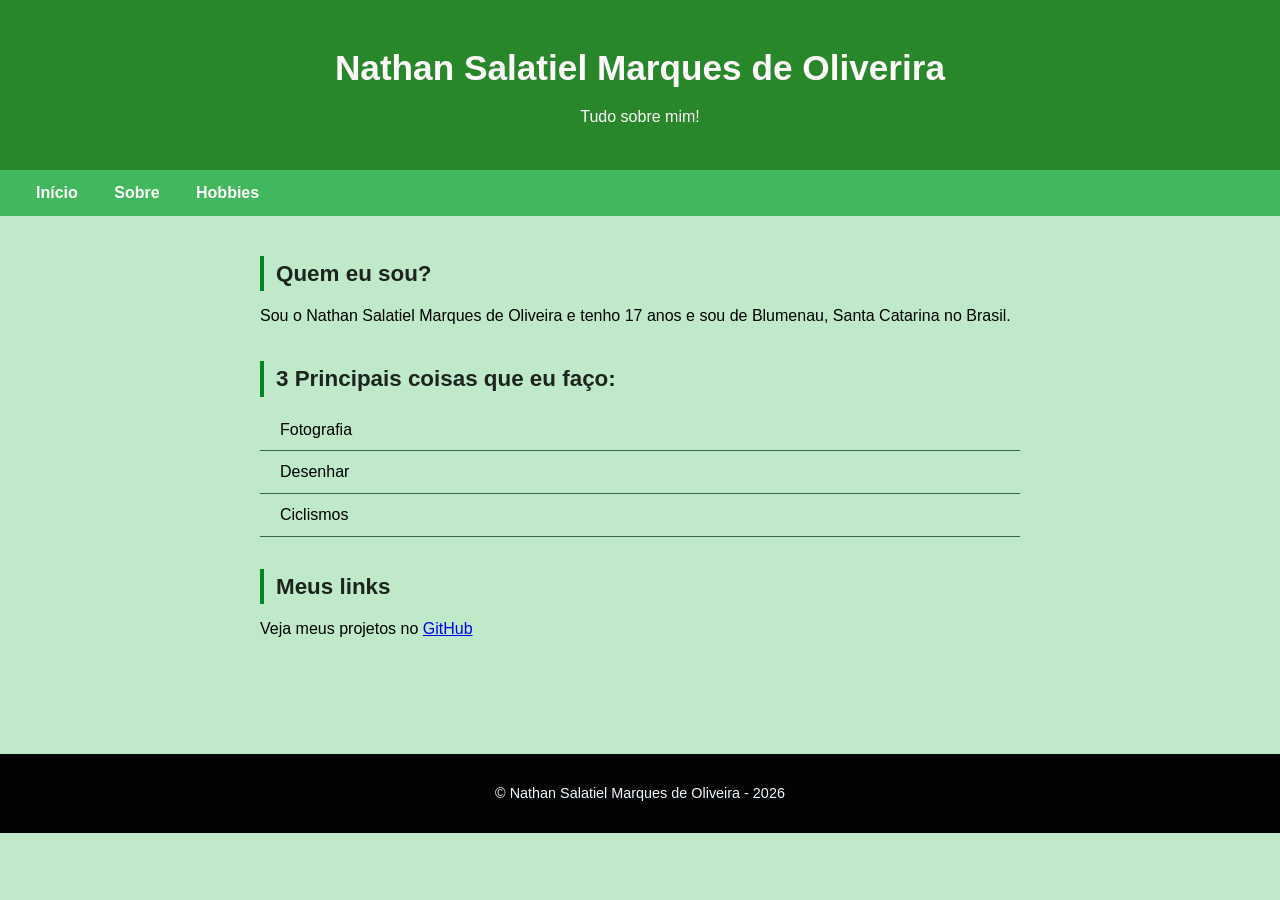
<file: index.html>
<!-- INICIO DO CODIGO -->
<!DOCTYPE html>
<html lang="pt-br">

 <!-- CABEÇA -->
<head>
    <meta charset="UTF-8">
    <meta name="viewport" content="width=device-width, initial-scale=1.0">
    <title>Minha página</title>
    <link rel="stylesheet" href="css/style.css">
</head>

<!-- CORPO DO CÓDIGO -->
    <body>
        
<!-- TITULO DO CONTEUDO PRINCIPAL -->
        <header><h1>Nathan Salatiel Marques de Oliverira</h1>
           <p>Tudo sobre mim!</p>
        
        </header>

<!-- LINKS PRA IR PRA OUTRA PÁGINA -->
        <nav>
          <a href="index.html">Início</a>
          <a href="Sobre.html">Sobre</a>
          <a href="Hobbies.html">Hobbies</a>
        </nav>

<!-- CONTEÚDO -->
        <main>

           <section>
              <h2>Quem eu sou?</h2>
              <p>Sou o Nathan Salatiel Marques de Oliveira e tenho 17 anos e sou de Blumenau, Santa Catarina no Brasil.</p>
           </section>

           <section>
               <h2>3 Principais coisas que eu faço:</h2>
               <ul>
                 <li>Fotografia</li>
                 <li>Desenhar</li>
                 <li>Ciclismos</li>
               </ul>
           </section>

           <section>
               <h2>Meus links</h2>
               <p>Veja meus projetos no
                  <a href="https://github.com/nathan270109/entra-21"
                  target="_blank"
                  rel="noopener">GitHub
                  </a>
               </p>
           </section>
       </main>

<!-- RODAPÉ -->
      <footer>
          <p>&copy; Nathan Salatiel Marques de Oliveira - 2026</p>
      </footer>
   </body>
</html>
</file>
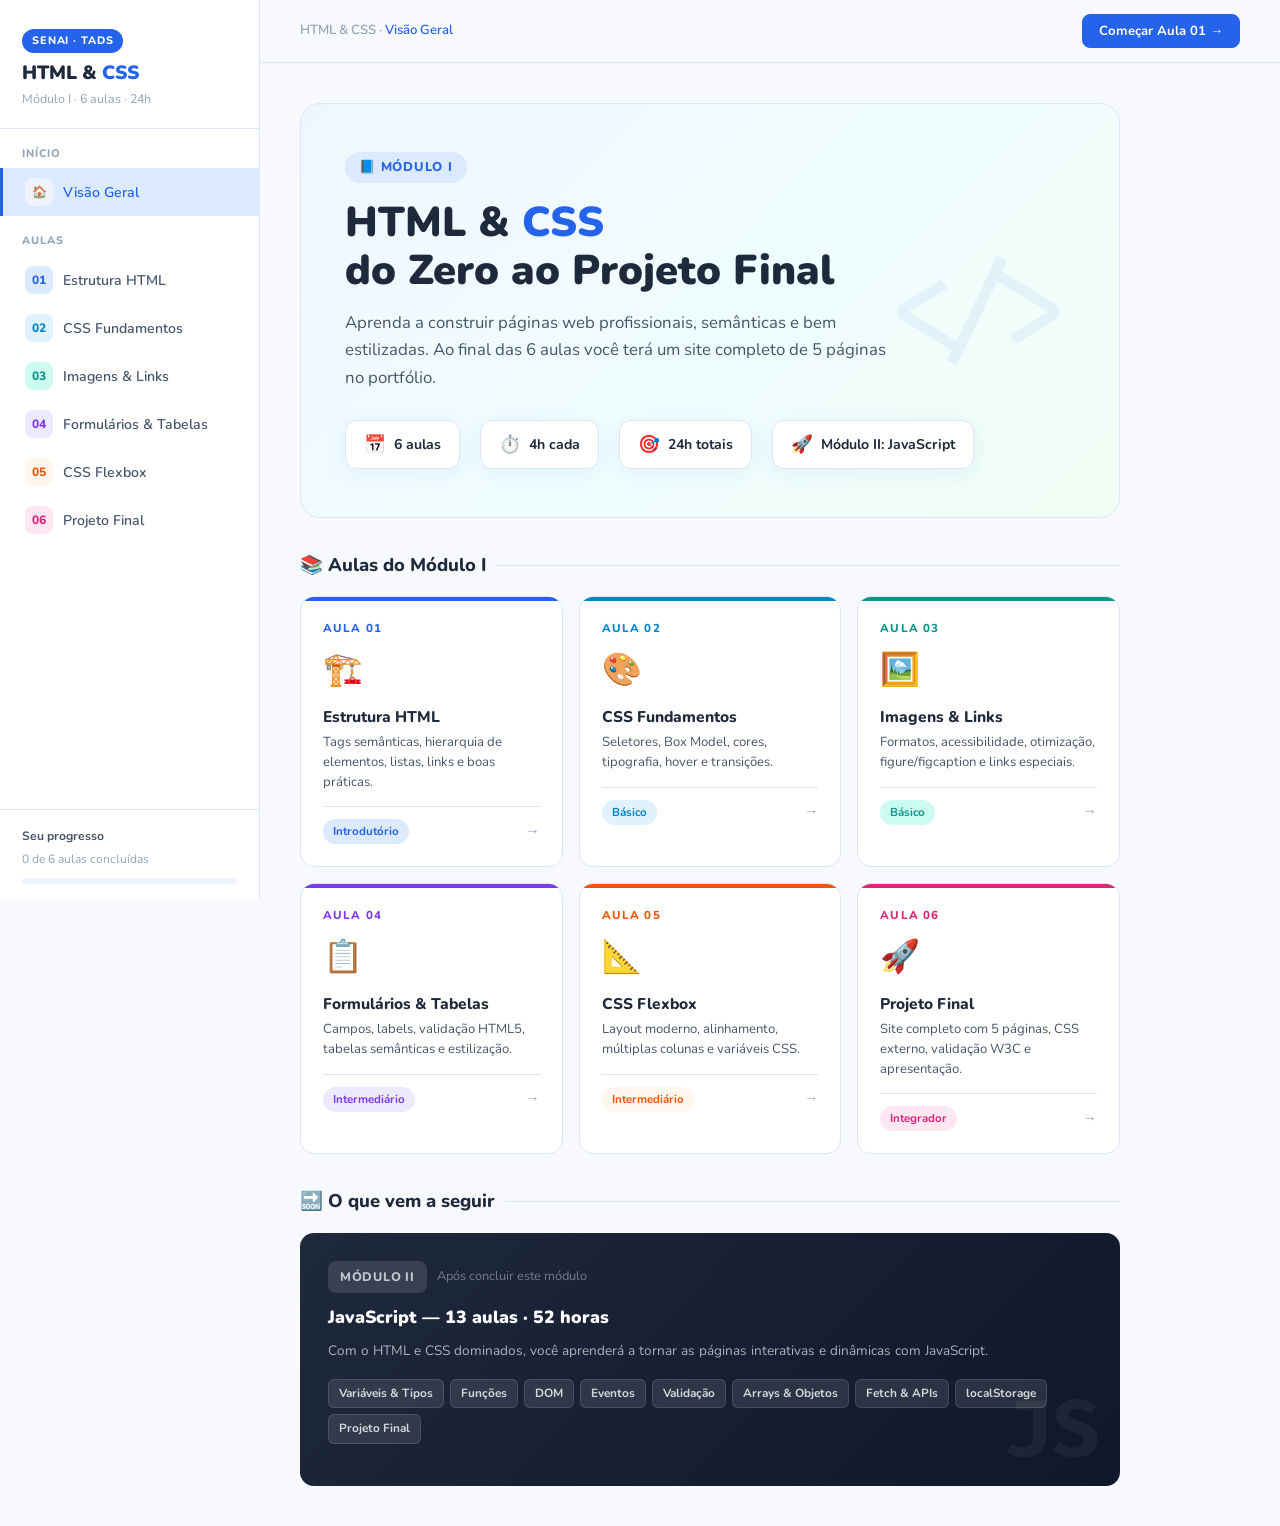
<file: plano-html-css-main/index.html>
<!DOCTYPE html>
<html lang="pt-BR">
<head>
<meta charset="UTF-8">
<meta name="viewport" content="width=device-width, initial-scale=1.0">
<title>HTML & CSS — Plano de Aulas SENAI</title>
<link rel="preconnect" href="https://fonts.googleapis.com">
<link href="https://fonts.googleapis.com/css2?family=Nunito:wght@400;600;700;800;900&family=Fira+Code:wght@400;500&display=swap" rel="stylesheet">
<style>
/* ══════════════════════════════════════════════
   RESET & VARIÁVEIS
══════════════════════════════════════════════ */
*, *::before, *::after { margin: 0; padding: 0; box-sizing: border-box; }

:root {
  --bg:        #F7F9FC;
  --surface:   #FFFFFF;
  --surface2:  #EEF3FB;
  --border:    #DDE6F5;

  --blue:      #2563EB;
  --blue-lt:   #DBEAFE;
  --blue-mid:  #3B82F6;
  --sky:       #38BDF8;
  --sky-lt:    #E0F7FF;

  --teal:      #0D9488;
  --teal-lt:   #CCFBF1;
  --green:     #16A34A;
  --green-lt:  #DCFCE7;
  --purple:    #7C3AED;
  --purple-lt: #EDE9FE;
  --orange:    #EA580C;
  --orange-lt: #FFF7ED;
  --pink:      #DB2777;
  --pink-lt:   #FCE7F3;
  --amber:     #D97706;
  --amber-lt:  #FEF3C7;

  --txt:       #1E293B;
  --txt-2:     #475569;
  --txt-3:     #94A3B8;

  --nav-w:     260px;
  --radius:    14px;
  --shadow:    0 4px 20px rgba(37,99,235,.08);
  --shadow-lg: 0 8px 40px rgba(37,99,235,.14);

  --font:      'Nunito', sans-serif;
  --mono:      'Fira Code', monospace;
}

html { scroll-behavior: smooth; }

body {
  font-family: var(--font);
  background: var(--bg);
  color: var(--txt);
  display: flex;
  min-height: 100vh;
  line-height: 1.65;
}

/* ══════════════════════════════════════════════
   SIDEBAR NAV
══════════════════════════════════════════════ */
#sidebar {
  width: var(--nav-w);
  background: var(--surface);
  border-right: 1px solid var(--border);
  position: fixed;
  top: 0; left: 0;
  height: 100vh;
  overflow-y: auto;
  display: flex;
  flex-direction: column;
  z-index: 200;
  transition: transform .3s ease;
}

.sidebar-brand {
  padding: 26px 22px 18px;
  border-bottom: 1px solid var(--border);
}
.brand-badge {
  display: inline-block;
  background: var(--blue);
  color: #fff;
  font-size: .68rem;
  font-weight: 800;
  letter-spacing: .08em;
  padding: 3px 10px;
  border-radius: 20px;
  margin-bottom: 8px;
  text-transform: uppercase;
}
.brand-title {
  font-size: 1.2rem;
  font-weight: 900;
  color: var(--txt);
  line-height: 1.25;
}
.brand-title span { color: var(--blue); }
.brand-sub {
  font-size: .78rem;
  color: var(--txt-3);
  margin-top: 4px;
}

.nav-section-label {
  font-size: .68rem;
  font-weight: 800;
  letter-spacing: .1em;
  color: var(--txt-3);
  text-transform: uppercase;
  padding: 16px 22px 6px;
}

.nav-item {
  display: flex;
  align-items: center;
  gap: 10px;
  padding: 10px 18px 10px 22px;
  border-radius: 0;
  cursor: pointer;
  text-decoration: none;
  color: var(--txt-2);
  font-size: .88rem;
  font-weight: 600;
  transition: background .18s, color .18s;
  border-left: 3px solid transparent;
  position: relative;
}
.nav-item:hover { background: var(--surface2); color: var(--blue); }
.nav-item.active {
  background: var(--blue-lt);
  color: var(--blue);
  border-left-color: var(--blue);
}
.nav-dot {
  width: 28px; height: 28px;
  border-radius: 8px;
  display: flex; align-items: center; justify-content: center;
  font-size: .75rem;
  font-weight: 800;
  flex-shrink: 0;
}
.nav-check {
  margin-left: auto;
  font-size: .7rem;
  opacity: 0;
  transition: opacity .2s;
}
.nav-item.done .nav-check { opacity: 1; color: var(--green); }

.sidebar-footer {
  margin-top: auto;
  padding: 16px 22px;
  border-top: 1px solid var(--border);
  font-size: .76rem;
  color: var(--txt-3);
}
.progress-bar-wrap {
  background: var(--surface2);
  border-radius: 20px;
  height: 6px;
  margin-top: 8px;
  overflow: hidden;
}
.progress-bar-fill {
  height: 100%;
  background: linear-gradient(90deg, var(--blue), var(--sky));
  border-radius: 20px;
  transition: width .4s ease;
}

/* ══════════════════════════════════════════════
   MAIN CONTENT
══════════════════════════════════════════════ */
#main {
  margin-left: var(--nav-w);
  flex: 1;
  min-height: 100vh;
}

/* ── TOP BAR ── */
.topbar {
  position: sticky; top: 0;
  background: rgba(247,249,252,.92);
  backdrop-filter: blur(12px);
  border-bottom: 1px solid var(--border);
  padding: 14px 40px;
  display: flex;
  align-items: center;
  justify-content: space-between;
  z-index: 100;
}
.topbar-left { display: flex; align-items: center; gap: 12px; }
.topbar-crumb {
  font-size: .82rem;
  color: var(--txt-3);
  font-weight: 600;
}
.topbar-crumb span { color: var(--blue); }
.topbar-right { display: flex; gap: 8px; }
.btn-nav {
  background: var(--surface);
  border: 1px solid var(--border);
  color: var(--txt-2);
  padding: 7px 16px;
  border-radius: 8px;
  font-size: .82rem;
  font-weight: 700;
  cursor: pointer;
  font-family: var(--font);
  transition: all .18s;
  display: flex; align-items: center; gap: 6px;
}
.btn-nav:hover { background: var(--blue); color: #fff; border-color: var(--blue); }
.btn-nav.primary { background: var(--blue); color: #fff; border-color: var(--blue); }
.btn-nav.primary:hover { background: #1D4ED8; }
#menu-toggle {
  display: none;
  background: none; border: none;
  font-size: 1.3rem; cursor: pointer; color: var(--txt);
}

/* ── PÁGINAS ── */
.page { display: none; padding: 40px; max-width: 900px; animation: fadeIn .35s ease; }
.page.active { display: block; }
@keyframes fadeIn { from { opacity: 0; transform: translateY(14px); } to { opacity: 1; transform: translateY(0); } }

/* ══════════════════════════════════════════════
   HOME PAGE
══════════════════════════════════════════════ */
.hero-home {
  background: linear-gradient(135deg, #EFF6FF 0%, #F0FDFF 50%, #F0FDF4 100%);
  border: 1px solid var(--border);
  border-radius: 20px;
  padding: 48px 44px;
  margin-bottom: 32px;
  position: relative;
  overflow: hidden;
}
.hero-home::before {
  content: '</>';
  position: absolute;
  right: 40px; top: 50%;
  transform: translateY(-50%);
  font-family: var(--mono);
  font-size: 7rem;
  color: rgba(37,99,235,.07);
  font-weight: 500;
  user-select: none;
}
.hero-eyebrow {
  display: inline-flex; align-items: center; gap: 8px;
  background: var(--blue-lt);
  color: var(--blue);
  font-size: .8rem;
  font-weight: 800;
  letter-spacing: .06em;
  padding: 5px 14px;
  border-radius: 20px;
  margin-bottom: 16px;
  text-transform: uppercase;
}
.hero-home h1 {
  font-size: 2.6rem;
  font-weight: 900;
  line-height: 1.15;
  color: var(--txt);
  margin-bottom: 14px;
}
.hero-home h1 span { color: var(--blue); }
.hero-home p { font-size: 1.05rem; color: var(--txt-2); max-width: 560px; margin-bottom: 28px; }

.hero-stats {
  display: flex; gap: 20px; flex-wrap: wrap;
}
.stat-pill {
  display: flex; align-items: center; gap: 8px;
  background: var(--surface);
  border: 1px solid var(--border);
  padding: 9px 18px;
  border-radius: 12px;
  font-size: .88rem;
  font-weight: 700;
  color: var(--txt);
  box-shadow: var(--shadow);
}
.stat-pill .icon { font-size: 1.1rem; }

/* ── GRID DE AULAS ── */
.section-title {
  font-size: 1.15rem;
  font-weight: 800;
  color: var(--txt);
  margin-bottom: 16px;
  display: flex; align-items: center; gap: 10px;
}
.section-title::after {
  content: '';
  flex: 1;
  height: 1px;
  background: var(--border);
}

.aulas-grid {
  display: grid;
  grid-template-columns: repeat(auto-fill, minmax(260px, 1fr));
  gap: 16px;
  margin-bottom: 32px;
}

.aula-card {
  background: var(--surface);
  border: 1px solid var(--border);
  border-radius: var(--radius);
  padding: 22px;
  cursor: pointer;
  transition: transform .2s, box-shadow .2s, border-color .2s;
  position: relative;
  overflow: hidden;
}
.aula-card::before {
  content: '';
  position: absolute;
  top: 0; left: 0; right: 0;
  height: 4px;
  border-radius: var(--radius) var(--radius) 0 0;
}
.aula-card:hover {
  transform: translateY(-4px);
  box-shadow: var(--shadow-lg);
  border-color: transparent;
}
.aula-card-num {
  font-size: .72rem;
  font-weight: 800;
  letter-spacing: .1em;
  text-transform: uppercase;
  margin-bottom: 6px;
}
.aula-card-icon {
  font-size: 2rem;
  margin-bottom: 10px;
  display: block;
}
.aula-card h3 {
  font-size: .97rem;
  font-weight: 800;
  color: var(--txt);
  margin-bottom: 6px;
  line-height: 1.3;
}
.aula-card p {
  font-size: .82rem;
  color: var(--txt-2);
  line-height: 1.5;
}
.aula-card-footer {
  display: flex;
  align-items: center;
  justify-content: space-between;
  margin-top: 14px;
  padding-top: 12px;
  border-top: 1px solid var(--border);
}
.tag-nivel {
  font-size: .72rem;
  font-weight: 700;
  padding: 3px 10px;
  border-radius: 20px;
}
.aula-card-arrow { font-size: .9rem; color: var(--txt-3); }

/* Módulo II card */
.modulo2-card {
  background: linear-gradient(135deg, #1E293B 0%, #0F172A 100%);
  border: none;
  border-radius: var(--radius);
  padding: 28px;
  color: #fff;
  position: relative;
  overflow: hidden;
}
.modulo2-card::after {
  content: 'JS';
  position: absolute;
  right: 20px; bottom: -10px;
  font-family: var(--mono);
  font-size: 5rem;
  font-weight: 700;
  color: rgba(255,255,255,.05);
}
.modulo2-card h3 { font-size: 1.1rem; font-weight: 900; margin-bottom: 8px; }
.modulo2-card p { font-size: .85rem; color: rgba(255,255,255,.65); margin-bottom: 16px; }
.js-topics {
  display: flex; flex-wrap: wrap; gap: 6px; margin-bottom: 14px;
}
.js-chip {
  background: rgba(255,255,255,.1);
  color: rgba(255,255,255,.8);
  font-size: .74rem;
  font-weight: 700;
  padding: 4px 10px;
  border-radius: 6px;
  border: 1px solid rgba(255,255,255,.12);
}

/* ══════════════════════════════════════════════
   AULA PAGE
══════════════════════════════════════════════ */
.aula-hero {
  border-radius: 20px;
  padding: 40px 40px 36px;
  margin-bottom: 28px;
  position: relative;
  overflow: hidden;
}
.aula-hero-eyebrow {
  font-size: .76rem;
  font-weight: 800;
  letter-spacing: .1em;
  text-transform: uppercase;
  opacity: .7;
  margin-bottom: 8px;
}
.aula-hero h1 {
  font-size: 2rem;
  font-weight: 900;
  line-height: 1.2;
  margin-bottom: 12px;
  color: var(--txt);
}
.aula-hero p {
  font-size: 1rem;
  color: var(--txt-2);
  max-width: 600px;
  margin-bottom: 22px;
}
.aula-meta-row {
  display: flex; gap: 10px; flex-wrap: wrap;
}
.meta-chip {
  display: flex; align-items: center; gap: 6px;
  background: rgba(255,255,255,.7);
  border: 1px solid var(--border);
  border-radius: 8px;
  padding: 6px 14px;
  font-size: .82rem;
  font-weight: 700;
  color: var(--txt);
  backdrop-filter: blur(4px);
}

/* ── SEÇÕES DA AULA ── */
.content-section {
  background: var(--surface);
  border: 1px solid var(--border);
  border-radius: var(--radius);
  margin-bottom: 20px;
  overflow: hidden;
}
.section-header {
  padding: 16px 22px;
  display: flex;
  align-items: center;
  gap: 12px;
  cursor: pointer;
  user-select: none;
  border-bottom: 1px solid transparent;
  transition: background .15s;
}
.section-header:hover { background: var(--surface2); }
.section-header.open { border-bottom-color: var(--border); }
.section-icon {
  width: 36px; height: 36px;
  border-radius: 10px;
  display: flex; align-items: center; justify-content: center;
  font-size: 1rem;
  flex-shrink: 0;
}
.section-label {
  font-size: .97rem;
  font-weight: 800;
  color: var(--txt);
  flex: 1;
}
.section-chevron {
  color: var(--txt-3);
  transition: transform .25s;
  font-size: .9rem;
}
.section-header.open .section-chevron { transform: rotate(180deg); }
.section-body {
  padding: 0;
  max-height: 0;
  overflow: hidden;
  transition: max-height .35s ease, padding .35s;
}
.section-body.open {
  padding: 20px 22px 22px;
  max-height: 2000px;
}

/* ── LISTAS ── */
.item-list { list-style: none; display: flex; flex-direction: column; gap: 8px; }
.item-list li {
  display: flex;
  align-items: flex-start;
  gap: 10px;
  font-size: .9rem;
  color: var(--txt-2);
  line-height: 1.55;
}
.item-list li::before {
  content: '›';
  font-size: 1.1rem;
  font-weight: 800;
  flex-shrink: 0;
  margin-top: 1px;
}

.steps-list { list-style: none; display: flex; flex-direction: column; gap: 12px; }
.steps-list li {
  display: flex;
  gap: 14px;
  align-items: flex-start;
  font-size: .9rem;
  color: var(--txt-2);
  line-height: 1.55;
}
.step-num {
  width: 26px; height: 26px;
  border-radius: 8px;
  background: var(--blue-lt);
  color: var(--blue);
  font-size: .78rem;
  font-weight: 800;
  display: flex; align-items: center; justify-content: center;
  flex-shrink: 0;
  margin-top: 2px;
}

/* ── RECURSOS ── */
.recursos-grid {
  display: grid;
  grid-template-columns: repeat(auto-fill, minmax(240px, 1fr));
  gap: 12px;
}
.recurso-card {
  background: var(--surface2);
  border: 1px solid var(--border);
  border-radius: 12px;
  padding: 16px;
  text-decoration: none;
  color: var(--txt);
  transition: all .2s;
  display: flex;
  flex-direction: column;
  gap: 6px;
}
.recurso-card:hover {
  border-color: var(--blue);
  box-shadow: 0 0 0 3px var(--blue-lt);
  transform: translateY(-2px);
}
.recurso-icon { font-size: 1.5rem; }
.recurso-title {
  font-size: .88rem;
  font-weight: 800;
  color: var(--txt);
  line-height: 1.3;
}
.recurso-desc {
  font-size: .78rem;
  color: var(--txt-3);
}
.recurso-link {
  display: flex; align-items: center; gap: 5px;
  font-size: .78rem;
  font-weight: 700;
  color: var(--blue);
  margin-top: 4px;
}

/* ── APROFUNDAMENTO ── */
.deep-list { display: flex; flex-direction: column; gap: 8px; }
.deep-link {
  display: flex;
  align-items: center;
  gap: 10px;
  background: var(--surface2);
  border: 1px solid var(--border);
  border-radius: 10px;
  padding: 11px 16px;
  text-decoration: none;
  color: var(--txt);
  font-size: .88rem;
  font-weight: 600;
  transition: all .18s;
}
.deep-link:hover {
  border-color: var(--blue);
  color: var(--blue);
  background: var(--blue-lt);
}
.deep-link-arrow { margin-left: auto; color: var(--txt-3); font-size: .85rem; transition: transform .18s; }
.deep-link:hover .deep-link-arrow { transform: translateX(4px); color: var(--blue); }

/* ── DESAFIO ── */
.desafio-box {
  border-radius: 16px;
  border: 2px solid;
  overflow: hidden;
}
.desafio-header {
  padding: 20px 24px 16px;
  display: flex;
  align-items: flex-start;
  gap: 14px;
}
.desafio-emoji { font-size: 2.2rem; line-height: 1; }
.desafio-header-text h3 {
  font-size: 1.1rem;
  font-weight: 900;
  margin-bottom: 4px;
}
.desafio-header-text p {
  font-size: .88rem;
  opacity: .75;
  line-height: 1.5;
}
.desafio-body { padding: 0 24px 24px; }
.desafio-checklist {
  list-style: none;
  display: flex;
  flex-direction: column;
  gap: 8px;
  margin-bottom: 20px;
}
.desafio-checklist li {
  display: flex;
  align-items: flex-start;
  gap: 10px;
  font-size: .9rem;
  line-height: 1.55;
  padding: 8px 12px;
  border-radius: 8px;
}
.check-box {
  width: 20px; height: 20px;
  border-radius: 5px;
  border: 2px solid;
  flex-shrink: 0;
  margin-top: 2px;
  cursor: pointer;
  display: flex; align-items: center; justify-content: center;
  font-size: .7rem;
  transition: all .15s;
}
.check-box.checked { content: '✓'; }
.desafio-entrega {
  border-radius: 10px;
  padding: 14px 16px;
  font-size: .88rem;
  margin-bottom: 16px;
}
.desafio-entrega strong { display: block; font-size: .8rem; font-weight: 800; letter-spacing: .06em; text-transform: uppercase; margin-bottom: 4px; }
.criterios-grid {
  display: grid;
  grid-template-columns: 1fr 1fr;
  gap: 8px;
}
.criterio-chip {
  background: rgba(255,255,255,.5);
  border: 1px solid;
  border-radius: 8px;
  padding: 8px 12px;
  font-size: .8rem;
  font-weight: 700;
  display: flex;
  align-items: center;
  gap: 6px;
}

/* ── MUNDO DO TRABALHO ── */
.mundo-box {
  background: linear-gradient(135deg, #EFF6FF, #F0FDFF);
  border: 1px solid var(--blue-lt);
  border-radius: 14px;
  padding: 22px 24px;
  display: flex;
  gap: 16px;
  align-items: flex-start;
}
.mundo-icon { font-size: 2rem; flex-shrink: 0; }
.mundo-box h4 { font-size: .88rem; font-weight: 800; color: var(--blue); margin-bottom: 6px; text-transform: uppercase; letter-spacing: .06em; }
.mundo-box p { font-size: .9rem; color: var(--txt-2); line-height: 1.6; }

/* ── PROGRESSO DA AULA ── */
.aula-progress {
  background: var(--surface);
  border: 1px solid var(--border);
  border-radius: var(--radius);
  padding: 18px 22px;
  margin-bottom: 20px;
  display: flex;
  align-items: center;
  gap: 16px;
}
.progress-ring { font-size: 2rem; }
.progress-text { flex: 1; }
.progress-text h4 { font-size: .88rem; font-weight: 800; color: var(--txt); margin-bottom: 2px; }
.progress-text p { font-size: .78rem; color: var(--txt-3); }
.btn-complete {
  background: var(--green);
  color: #fff;
  border: none;
  padding: 9px 20px;
  border-radius: 9px;
  font-size: .85rem;
  font-weight: 800;
  cursor: pointer;
  font-family: var(--font);
  transition: all .18s;
  display: flex; align-items: center; gap: 6px;
}
.btn-complete:hover { background: #15803D; transform: scale(1.03); }
.btn-complete.done { background: var(--surface2); color: var(--green); border: 2px solid var(--green); }

/* ── CÓDIGO INLINE ── */
code {
  font-family: var(--mono);
  background: var(--surface2);
  border: 1px solid var(--border);
  color: var(--blue);
  padding: 2px 7px;
  border-radius: 5px;
  font-size: .82em;
}

/* ══════════════════════════════════════════════
   AULA CORES TEMÁTICAS
══════════════════════════════════════════════ */
/* Aula 1 — Azul */
.t1 { --ac: var(--blue); --ac-lt: var(--blue-lt); --ac-mid: var(--blue-mid); }
/* Aula 2 — Sky */
.t2 { --ac: #0284C7; --ac-lt: #E0F2FE; --ac-mid: #0EA5E9; }
/* Aula 3 — Teal */
.t3 { --ac: var(--teal); --ac-lt: var(--teal-lt); --ac-mid: #14B8A6; }
/* Aula 4 — Roxo */
.t4 { --ac: var(--purple); --ac-lt: var(--purple-lt); --ac-mid: #8B5CF6; }
/* Aula 5 — Orange */
.t5 { --ac: var(--orange); --ac-lt: var(--orange-lt); --ac-mid: #F97316; }
/* Aula 6 — Pink */
.t6 { --ac: var(--pink); --ac-lt: var(--pink-lt); --ac-mid: #EC4899; }

/* Aplicação das cores */
[class*="t"] .aula-hero { background: linear-gradient(135deg, var(--ac-lt), #F7F9FC); border: 1px solid var(--border); }
[class*="t"] .aula-hero h1 { color: var(--txt); }
[class*="t"] .aula-hero-eyebrow { color: var(--ac); }
[class*="t"] .section-icon { background: var(--ac-lt); color: var(--ac); }
[class*="t"] .item-list li::before { color: var(--ac); }
[class*="t"] .step-num { background: var(--ac-lt); color: var(--ac); }

/* Cards na home */
.c1::before { background: var(--blue); }
.c2::before { background: #0284C7; }
.c3::before { background: var(--teal); }
.c4::before { background: var(--purple); }
.c5::before { background: var(--orange); }
.c6::before { background: var(--pink); }

.c1 .aula-card-num { color: var(--blue); }
.c2 .aula-card-num { color: #0284C7; }
.c3 .aula-card-num { color: var(--teal); }
.c4 .aula-card-num { color: var(--purple); }
.c5 .aula-card-num { color: var(--orange); }
.c6 .aula-card-num { color: var(--pink); }

.c1 .tag-nivel { background: var(--blue-lt); color: var(--blue); }
.c2 .tag-nivel { background: #E0F2FE; color: #0284C7; }
.c3 .tag-nivel { background: var(--teal-lt); color: var(--teal); }
.c4 .tag-nivel { background: var(--purple-lt); color: var(--purple); }
.c5 .tag-nivel { background: var(--orange-lt); color: var(--orange); }
.c6 .tag-nivel { background: var(--pink-lt); color: var(--pink); }

/* Sidebar nav dots */
.nd1 { background: var(--blue-lt); color: var(--blue); }
.nd2 { background: #E0F2FE; color: #0284C7; }
.nd3 { background: var(--teal-lt); color: var(--teal); }
.nd4 { background: var(--purple-lt); color: var(--purple); }
.nd5 { background: var(--orange-lt); color: var(--orange); }
.nd6 { background: var(--pink-lt); color: var(--pink); }

/* Desafio boxes */
.t1 .desafio-box { border-color: var(--blue-lt); }
.t1 .desafio-header { background: var(--blue-lt); }
.t1 .desafio-header-text h3 { color: var(--blue); }
.t1 .desafio-checklist li { background: #F0F7FF; }
.t1 .check-box { border-color: var(--blue); color: var(--blue); }
.t1 .check-box.checked { background: var(--blue); color: #fff; }
.t1 .desafio-entrega { background: var(--blue-lt); color: var(--blue); }
.t1 .criterio-chip { border-color: var(--blue-lt); background: var(--blue-lt); color: var(--blue); }

.t2 .desafio-box { border-color: #BAE6FD; }
.t2 .desafio-header { background: #E0F2FE; }
.t2 .desafio-header-text h3 { color: #0284C7; }
.t2 .desafio-checklist li { background: #F0F9FF; }
.t2 .check-box { border-color: #0284C7; color: #0284C7; }
.t2 .check-box.checked { background: #0284C7; color: #fff; }
.t2 .desafio-entrega { background: #E0F2FE; color: #0284C7; }
.t2 .criterio-chip { border-color: #BAE6FD; background: #E0F2FE; color: #0284C7; }

.t3 .desafio-box { border-color: var(--teal-lt); }
.t3 .desafio-header { background: var(--teal-lt); }
.t3 .desafio-header-text h3 { color: var(--teal); }
.t3 .desafio-checklist li { background: #F0FDFA; }
.t3 .check-box { border-color: var(--teal); color: var(--teal); }
.t3 .check-box.checked { background: var(--teal); color: #fff; }
.t3 .desafio-entrega { background: var(--teal-lt); color: var(--teal); }
.t3 .criterio-chip { border-color: var(--teal-lt); background: var(--teal-lt); color: var(--teal); }

.t4 .desafio-box { border-color: var(--purple-lt); }
.t4 .desafio-header { background: var(--purple-lt); }
.t4 .desafio-header-text h3 { color: var(--purple); }
.t4 .desafio-checklist li { background: #FAF5FF; }
.t4 .check-box { border-color: var(--purple); color: var(--purple); }
.t4 .check-box.checked { background: var(--purple); color: #fff; }
.t4 .desafio-entrega { background: var(--purple-lt); color: var(--purple); }
.t4 .criterio-chip { border-color: var(--purple-lt); background: var(--purple-lt); color: var(--purple); }

.t5 .desafio-box { border-color: #FED7AA; }
.t5 .desafio-header { background: var(--orange-lt); }
.t5 .desafio-header-text h3 { color: var(--orange); }
.t5 .desafio-checklist li { background: #FFF7ED; }
.t5 .check-box { border-color: var(--orange); color: var(--orange); }
.t5 .check-box.checked { background: var(--orange); color: #fff; }
.t5 .desafio-entrega { background: var(--orange-lt); color: var(--orange); }
.t5 .criterio-chip { border-color: #FED7AA; background: var(--orange-lt); color: var(--orange); }

.t6 .desafio-box { border-color: #FBCFE8; }
.t6 .desafio-header { background: var(--pink-lt); }
.t6 .desafio-header-text h3 { color: var(--pink); }
.t6 .desafio-checklist li { background: #FFF1F5; }
.t6 .check-box { border-color: var(--pink); color: var(--pink); }
.t6 .check-box.checked { background: var(--pink); color: #fff; }
.t6 .desafio-entrega { background: var(--pink-lt); color: var(--pink); }
.t6 .criterio-chip { border-color: #FBCFE8; background: var(--pink-lt); color: var(--pink); }

/* ══════════════════════════════════════════════
   MOBILE
══════════════════════════════════════════════ */
@media (max-width: 768px) {
  #sidebar { transform: translateX(-100%); }
  #sidebar.open { transform: translateX(0); }
  #main { margin-left: 0; }
  #menu-toggle { display: flex; }
  .page { padding: 24px 18px; }
  .hero-home { padding: 28px 22px; }
  .hero-home h1 { font-size: 1.9rem; }
  .hero-home::before { display: none; }
  .criterios-grid { grid-template-columns: 1fr; }
  .topbar { padding: 12px 18px; }
  .aula-hero { padding: 26px 22px; }
  .aula-hero h1 { font-size: 1.5rem; }
}

/* Overlay mobile */
#overlay {
  display: none;
  position: fixed;
  inset: 0;
  background: rgba(0,0,0,.35);
  z-index: 150;
}
#overlay.show { display: block; }
</style>
</head>
<body>

<!-- ══════════════════════════════════════════
     SIDEBAR
══════════════════════════════════════════ -->
<nav id="sidebar">
  <div class="sidebar-brand">
    <div class="brand-badge">SENAI · TADS</div>
    <div class="brand-title">HTML &amp; <span>CSS</span></div>
    <div class="brand-sub">Módulo I · 6 aulas · 24h</div>
  </div>

  <div class="nav-section-label">Início</div>
  <a class="nav-item active" onclick="goTo('home')" href="#">
    <span class="nav-dot" style="background:#EEF3FB;color:#64748B;">🏠</span>
    Visão Geral
  </a>

  <div class="nav-section-label">Aulas</div>
  <a class="nav-item" onclick="goTo('a1')" href="#" data-page="a1">
    <span class="nav-dot nd1">01</span>
    Estrutura HTML
    <span class="nav-check">✓</span>
  </a>
  <a class="nav-item" onclick="goTo('a2')" href="#" data-page="a2">
    <span class="nav-dot nd2">02</span>
    CSS Fundamentos
    <span class="nav-check">✓</span>
  </a>
  <a class="nav-item" onclick="goTo('a3')" href="#" data-page="a3">
    <span class="nav-dot nd3">03</span>
    Imagens &amp; Links
    <span class="nav-check">✓</span>
  </a>
  <a class="nav-item" onclick="goTo('a4')" href="#" data-page="a4">
    <span class="nav-dot nd4">04</span>
    Formulários &amp; Tabelas
    <span class="nav-check">✓</span>
  </a>
  <a class="nav-item" onclick="goTo('a5')" href="#" data-page="a5">
    <span class="nav-dot nd5">05</span>
    CSS Flexbox
    <span class="nav-check">✓</span>
  </a>
  <a class="nav-item" onclick="goTo('a6')" href="#" data-page="a6">
    <span class="nav-dot nd6">06</span>
    Projeto Final
    <span class="nav-check">✓</span>
  </a>

  <div class="sidebar-footer">
    <div style="font-weight:700;color:var(--txt-2);margin-bottom:4px;">Seu progresso</div>
    <div style="color:var(--txt-3);font-size:.75rem;" id="progress-label">0 de 6 aulas concluídas</div>
    <div class="progress-bar-wrap">
      <div class="progress-bar-fill" id="progress-fill" style="width:0%"></div>
    </div>
  </div>
</nav>

<div id="overlay" onclick="closeSidebar()"></div>

<!-- ══════════════════════════════════════════
     MAIN
══════════════════════════════════════════ -->
<div id="main">

  <!-- TOPBAR -->
  <div class="topbar">
    <div class="topbar-left">
      <button id="menu-toggle" onclick="toggleSidebar()">☰</button>
      <span class="topbar-crumb" id="topbar-crumb">HTML &amp; CSS · <span>Visão Geral</span></span>
    </div>
    <div class="topbar-right">
      <button class="btn-nav" id="btn-prev" onclick="prevPage()" style="display:none">← Anterior</button>
      <button class="btn-nav primary" id="btn-next" onclick="nextPage()">Próxima aula →</button>
    </div>
  </div>

  <!-- ════════════════ HOME ════════════════ -->
  <div class="page active" id="page-home">
    <div class="hero-home">
      <div class="hero-eyebrow">📘 Módulo I</div>
      <h1>HTML &amp; <span>CSS</span><br>do Zero ao Projeto Final</h1>
      <p>Aprenda a construir páginas web profissionais, semânticas e bem estilizadas. Ao final das 6 aulas você terá um site completo de 5 páginas no portfólio.</p>
      <div class="hero-stats">
        <div class="stat-pill"><span class="icon">📅</span> 6 aulas</div>
        <div class="stat-pill"><span class="icon">⏱️</span> 4h cada</div>
        <div class="stat-pill"><span class="icon">🎯</span> 24h totais</div>
        <div class="stat-pill"><span class="icon">🚀</span> Módulo II: JavaScript</div>
      </div>
    </div>

    <div class="section-title">📚 Aulas do Módulo I</div>
    <div class="aulas-grid">
      <div class="aula-card c1" onclick="goTo('a1')">
        <div class="aula-card-num">Aula 01</div>
        <span class="aula-card-icon">🏗️</span>
        <h3>Estrutura HTML</h3>
        <p>Tags semânticas, hierarquia de elementos, listas, links e boas práticas.</p>
        <div class="aula-card-footer">
          <span class="tag-nivel">Introdutório</span>
          <span class="aula-card-arrow">→</span>
        </div>
      </div>
      <div class="aula-card c2" onclick="goTo('a2')">
        <div class="aula-card-num">Aula 02</div>
        <span class="aula-card-icon">🎨</span>
        <h3>CSS Fundamentos</h3>
        <p>Seletores, Box Model, cores, tipografia, hover e transições.</p>
        <div class="aula-card-footer">
          <span class="tag-nivel">Básico</span>
          <span class="aula-card-arrow">→</span>
        </div>
      </div>
      <div class="aula-card c3" onclick="goTo('a3')">
        <div class="aula-card-num">Aula 03</div>
        <span class="aula-card-icon">🖼️</span>
        <h3>Imagens &amp; Links</h3>
        <p>Formatos, acessibilidade, otimização, figure/figcaption e links especiais.</p>
        <div class="aula-card-footer">
          <span class="tag-nivel">Básico</span>
          <span class="aula-card-arrow">→</span>
        </div>
      </div>
      <div class="aula-card c4" onclick="goTo('a4')">
        <div class="aula-card-num">Aula 04</div>
        <span class="aula-card-icon">📋</span>
        <h3>Formulários &amp; Tabelas</h3>
        <p>Campos, labels, validação HTML5, tabelas semânticas e estilização.</p>
        <div class="aula-card-footer">
          <span class="tag-nivel">Intermediário</span>
          <span class="aula-card-arrow">→</span>
        </div>
      </div>
      <div class="aula-card c5" onclick="goTo('a5')">
        <div class="aula-card-num">Aula 05</div>
        <span class="aula-card-icon">📐</span>
        <h3>CSS Flexbox</h3>
        <p>Layout moderno, alinhamento, múltiplas colunas e variáveis CSS.</p>
        <div class="aula-card-footer">
          <span class="tag-nivel">Intermediário</span>
          <span class="aula-card-arrow">→</span>
        </div>
      </div>
      <div class="aula-card c6" onclick="goTo('a6')">
        <div class="aula-card-num">Aula 06</div>
        <span class="aula-card-icon">🚀</span>
        <h3>Projeto Final</h3>
        <p>Site completo com 5 páginas, CSS externo, validação W3C e apresentação.</p>
        <div class="aula-card-footer">
          <span class="tag-nivel">Integrador</span>
          <span class="aula-card-arrow">→</span>
        </div>
      </div>
    </div>

    <div class="section-title">🔜 O que vem a seguir</div>
    <div class="modulo2-card">
      <div style="display:flex;align-items:center;gap:10px;margin-bottom:10px;">
        <span style="background:rgba(255,255,255,.12);border-radius:8px;padding:6px 12px;font-size:.78rem;font-weight:800;color:rgba(255,255,255,.7);letter-spacing:.06em;">MÓDULO II</span>
        <span style="color:rgba(255,255,255,.4);font-size:.8rem;">Após concluir este módulo</span>
      </div>
      <h3>JavaScript — 13 aulas · 52 horas</h3>
      <p>Com o HTML e CSS dominados, você aprenderá a tornar as páginas interativas e dinâmicas com JavaScript.</p>
      <div class="js-topics">
        <span class="js-chip">Variáveis &amp; Tipos</span>
        <span class="js-chip">Funções</span>
        <span class="js-chip">DOM</span>
        <span class="js-chip">Eventos</span>
        <span class="js-chip">Validação</span>
        <span class="js-chip">Arrays &amp; Objetos</span>
        <span class="js-chip">Fetch &amp; APIs</span>
        <span class="js-chip">localStorage</span>
        <span class="js-chip">Projeto Final</span>
      </div>
    </div>
  </div><!-- /home -->


<!-- ════════════════════════════════════════════════════════════
     AULA 01 — HTML
════════════════════════════════════════════════════════════ -->
<div class="page t1" id="page-a1">
  <div class="aula-progress">
    <span class="progress-ring">📖</span>
    <div class="progress-text">
      <h4>Aula 01 de 06</h4>
      <p>Marque como concluída quando terminar o desafio</p>
    </div>
    <button class="btn-complete" id="complete-a1" onclick="markDone('a1')">✓ Marcar como concluída</button>
  </div>
  <div class="aula-hero">
    <div class="aula-hero-eyebrow">Aula 01 · Introdutório · 4 horas</div>
    <h1>🏗️ Estrutura HTML</h1>
    <p>A espinha dorsal de qualquer página web. Aprenda a escrever HTML semântico, organizado e acessível — a base de tudo que vem depois.</p>
    <div class="aula-meta-row">
      <span class="meta-chip">⏱️ 4 horas</span>
      <span class="meta-chip">📁 1 arquivo HTML</span>
      <span class="meta-chip">🎯 Nível introdutório</span>
    </div>
  </div>

  <div class="content-section">
    <div class="section-header open" onclick="toggle(this)">
      <span class="section-icon">🎯</span>
      <span class="section-label">Objetivo Geral</span>
      <span class="section-chevron">▼</span>
    </div>
    <div class="section-body open">
      <p style="font-size:.95rem;color:var(--txt-2);line-height:1.7;">Desenvolver a capacidade de construir a estrutura básica de uma página HTML5, compreendendo a hierarquia de elementos, semântica e boas práticas de codificação — fundamentos que serão usados em todas as aulas seguintes.</p>
    </div>
  </div>

  <div class="content-section">
    <div class="section-header open" onclick="toggle(this)">
      <span class="section-icon">💡</span>
      <span class="section-label">O que você vai aprender</span>
      <span class="section-chevron">▼</span>
    </div>
    <div class="section-body open">
      <ul class="item-list">
        <li>A estrutura obrigatória de todo documento HTML5: <code>!DOCTYPE</code>, <code>html</code>, <code>head</code>, <code>body</code></li>
        <li>Tags de conteúdo: <code>h1–h6</code>, <code>p</code>, <code>strong</code>, <code>em</code>, <code>span</code>, <code>div</code></li>
        <li>Tags semânticas do HTML5: <code>header</code>, <code>nav</code>, <code>main</code>, <code>section</code>, <code>article</code>, <code>aside</code>, <code>footer</code></li>
        <li>Listas: <code>ul</code> (marcadores), <code>ol</code> (numerada), <code>li</code> (item)</li>
        <li>Hyperlinks: <code>&lt;a href&gt;</code>, atributos <code>target="_blank"</code> e <code>rel="noopener"</code></li>
        <li>Comentários no código: <code>&lt;!-- comentário --&gt;</code></li>
        <li>Boas práticas: indentação, nomenclatura de arquivos, organização</li>
      </ul>
    </div>
  </div>

  <div class="content-section">
    <div class="section-header" onclick="toggle(this)">
      <span class="section-icon">📋</span>
      <span class="section-label">Roteiro da Aula</span>
      <span class="section-chevron">▼</span>
    </div>
    <div class="section-body">
      <ol class="steps-list">
        <li><span class="step-num">1</span><span><strong>Exposição dialogada — 30 min:</strong> História do HTML e evolução até o HTML5, com linha do tempo visual no projetor.</span></li>
        <li><span class="step-num">2</span><span><strong>Demonstração ao vivo — 45 min:</strong> Docente cria uma página do zero no VS Code, explicando cada tag enquanto digita. Alunos acompanham sem digitar.</span></li>
        <li><span class="step-num">3</span><span><strong>Prática guiada — 60 min:</strong> Alunos replicam a página no próprio computador com acompanhamento do docente.</span></li>
        <li><span class="step-num">4</span><span><strong>Desafio autônomo — 60 min:</strong> Cada aluno cria sua própria página de apresentação (ver Desafio).</span></li>
        <li><span class="step-num">5</span><span><strong>Apresentação e feedback — 45 min:</strong> Alunos exibem as páginas no navegador; feedback coletivo sobre semântica e organização.</span></li>
      </ol>
    </div>
  </div>

  <div class="content-section">
    <div class="section-header" onclick="toggle(this)">
      <span class="section-icon">🔗</span>
      <span class="section-label">Ferramentas e Recursos</span>
      <span class="section-chevron">▼</span>
    </div>
    <div class="section-body">
      <div class="recursos-grid">
        <a href="https://code.visualstudio.com/" target="_blank" class="recurso-card">
          <span class="recurso-icon">🛠️</span>
          <div class="recurso-title">VS Code</div>
          <div class="recurso-desc">Editor de código gratuito da Microsoft</div>
          <div class="recurso-link">Download gratuito ↗</div>
        </a>
        <a href="https://marketplace.visualstudio.com/items?itemName=ritwickdey.LiveServer" target="_blank" class="recurso-card">
          <span class="recurso-icon">🔌</span>
          <div class="recurso-title">Live Server</div>
          <div class="recurso-desc">Extensão para ver o HTML ao vivo no navegador</div>
          <div class="recurso-link">VS Code Marketplace ↗</div>
        </a>
        <a href="https://developer.mozilla.org/pt-BR/docs/Web/HTML/Element" target="_blank" class="recurso-card">
          <span class="recurso-icon">📖</span>
          <div class="recurso-title">MDN — Todas as Tags</div>
          <div class="recurso-desc">Referência oficial e completa do HTML</div>
          <div class="recurso-link">Abrir referência ↗</div>
        </a>
        <a href="https://www.w3schools.com/html/default.asp" target="_blank" class="recurso-card">
          <span class="recurso-icon">🎓</span>
          <div class="recurso-title">W3Schools HTML</div>
          <div class="recurso-desc">Tutorial interativo passo a passo</div>
          <div class="recurso-link">Acessar tutorial ↗</div>
        </a>
        <a href="https://validator.w3.org/" target="_blank" class="recurso-card">
          <span class="recurso-icon">✅</span>
          <div class="recurso-title">W3C Validator</div>
          <div class="recurso-desc">Verifique se seu HTML está correto</div>
          <div class="recurso-link">Validar HTML ↗</div>
        </a>
        <a href="https://htmldog.com/guides/html/beginner/" target="_blank" class="recurso-card">
          <span class="recurso-icon">🐶</span>
          <div class="recurso-title">HTML Dog — Guia</div>
          <div class="recurso-desc">Exercícios práticos para iniciantes</div>
          <div class="recurso-link">Abrir guia ↗</div>
        </a>
      </div>
    </div>
  </div>

  <div class="content-section">
    <div class="section-header" onclick="toggle(this)">
      <span class="section-icon">📚</span>
      <span class="section-label">Para se Aprofundar</span>
      <span class="section-chevron">▼</span>
    </div>
    <div class="section-body">
      <div class="deep-list">
        <a href="https://css-tricks.com/why-how-and-when-to-use-semantic-html-and-aria/" target="_blank" class="deep-link">
          Por que HTML Semântico importa — CSS-Tricks <span class="deep-link-arrow">→</span>
        </a>
        <a href="https://web.dev/learn/html/document-structure/" target="_blank" class="deep-link">
          Estrutura de documentos HTML5 — web.dev (Google) <span class="deep-link-arrow">→</span>
        </a>
        <a href="https://github.com/hail2u/html-best-practices" target="_blank" class="deep-link">
          Boas práticas de HTML — repositório GitHub <span class="deep-link-arrow">→</span>
        </a>
        <a href="https://www.w3.org/WAI/fundamentals/accessibility-intro/pt-br" target="_blank" class="deep-link">
          Introdução à Acessibilidade na Web — W3C/WAI <span class="deep-link-arrow">→</span>
        </a>
        <a href="https://developer.mozilla.org/pt-BR/docs/Learn/HTML/Introduction_to_HTML" target="_blank" class="deep-link">
          Guia introdutório ao HTML — MDN Learning Area <span class="deep-link-arrow">→</span>
        </a>
      </div>
    </div>
  </div>

  <div class="desafio-box t1" style="margin-bottom:20px;">
    <div class="desafio-header">
      <span class="desafio-emoji">🎯</span>
      <div class="desafio-header-text">
        <h3>Desafio — Minha Página de Apresentação</h3>
        <p>Crie uma página HTML completa que apresente você ao mundo. Use tudo que aprendeu nesta aula.</p>
      </div>
    </div>
    <div class="desafio-body">
      <ul class="desafio-checklist" id="check-a1">
        <li><span class="check-box" onclick="checkItem(this)"></span>Estrutura completa e válida: <code>!DOCTYPE</code>, <code>html lang="pt-BR"</code>, <code>head</code> com charset e title, <code>body</code></li>
        <li><span class="check-box" onclick="checkItem(this)"></span>Cabeçalho <code>&lt;header&gt;</code> com seu nome em <code>&lt;h1&gt;</code> e uma frase de efeito em <code>&lt;p&gt;</code></li>
        <li><span class="check-box" onclick="checkItem(this)"></span>Navegação <code>&lt;nav&gt;</code> com pelo menos 3 links para páginas futuras do projeto</li>
        <li><span class="check-box" onclick="checkItem(this)"></span>Seção principal <code>&lt;main&gt;</code> com <code>h2</code>, dois parágrafos sobre você e suas áreas de interesse</li>
        <li><span class="check-box" onclick="checkItem(this)"></span>Lista não-ordenada <code>&lt;ul&gt;</code> com 5 tecnologias ou curiosidades</li>
        <li><span class="check-box" onclick="checkItem(this)"></span>Lista ordenada <code>&lt;ol&gt;</code> com os passos para acessar um site de sua escolha</li>
        <li><span class="check-box" onclick="checkItem(this)"></span>Link externo para um site de tecnologia que você usa (abre em nova aba com <code>target="_blank"</code>)</li>
        <li><span class="check-box" onclick="checkItem(this)"></span>Rodapé <code>&lt;footer&gt;</code> com seu nome e o ano</li>
        <li><span class="check-box" onclick="checkItem(this)"></span>Comentários no código indicando cada seção</li>
      </ul>
      <div class="desafio-entrega">
        <strong>📦 Entrega</strong>
        Arquivo <code>index.html</code> salvo na pasta do projeto, exibido no navegador e validado no W3C Validator (zero erros).
      </div>
      <div class="criterios-grid">
        <div class="criterio-chip">✓ HTML válido no W3C</div>
        <div class="criterio-chip">✓ Tags semânticas corretas</div>
        <div class="criterio-chip">✓ Código indentado</div>
        <div class="criterio-chip">✓ Todos os links funcionando</div>
        <div class="criterio-chip">✓ Comentários em cada seção</div>
      </div>
    </div>
  </div>

  <div class="mundo-box">
    <span class="mundo-icon">🌐</span>
    <div>
      <h4>Conexão com o Mundo do Trabalho</h4>
      <p>Empresas como Totvs, CI&amp;T e Stefanini exigem HTML semântico em todos os projetos. A semântica correta melhora o SEO (posicionamento no Google) e a acessibilidade — dois requisitos obrigatórios em contratos corporativos. Saber escrever HTML limpo é o primeiro passo para qualquer vaga de desenvolvedor web.</p>
    </div>
  </div>
</div><!-- /a1 -->


<!-- ════════════════════════════════════════════════════════════
     AULA 02 — CSS
════════════════════════════════════════════════════════════ -->
<div class="page t2" id="page-a2">
  <div class="aula-progress">
    <span class="progress-ring">📖</span>
    <div class="progress-text"><h4>Aula 02 de 06</h4><p>Marque como concluída quando terminar o desafio</p></div>
    <button class="btn-complete" id="complete-a2" onclick="markDone('a2')">✓ Marcar como concluída</button>
  </div>
  <div class="aula-hero">
    <div class="aula-hero-eyebrow">Aula 02 · Básico · 4 horas</div>
    <h1>🎨 CSS Fundamentos</h1>
    <p>Transforme páginas sem estilo em interfaces atraentes. Domine seletores, cores, tipografia e o Box Model — a lógica por trás de todo layout CSS.</p>
    <div class="aula-meta-row">
      <span class="meta-chip">⏱️ 4 horas</span>
      <span class="meta-chip">📁 + arquivo CSS externo</span>
      <span class="meta-chip">🎯 Nível básico</span>
    </div>
  </div>

  <div class="content-section">
    <div class="section-header open" onclick="toggle(this)">
      <span class="section-icon">💡</span>
      <span class="section-label">O que você vai aprender</span>
      <span class="section-chevron">▼</span>
    </div>
    <div class="section-body open">
      <ul class="item-list">
        <li>As 3 formas de aplicar CSS: inline (<code>style=""</code>), interno (<code>&lt;style&gt;</code>) e externo (arquivo <code>.css</code>)</li>
        <li>Seletores: por tag, <code>.classe</code>, <code>#id</code>, agrupado (<code>A, B</code>), descendente (<code>A B</code>), filho direto (<code>A &gt; B</code>)</li>
        <li>Cores: palavras-chave, hexadecimal (<code>#1a73e8</code>), RGB e RGBA com transparência</li>
        <li>Box Model: <code>box-sizing</code>, <code>width</code>, <code>height</code>, <code>padding</code>, <code>margin</code>, <code>border</code></li>
        <li>Tipografia: <code>font-family</code>, <code>font-size</code>, <code>font-weight</code>, <code>line-height</code>, <code>text-align</code></li>
        <li>Pseudo-classes: <code>:hover</code>, <code>:focus</code>, <code>:active</code>, <code>:nth-child</code></li>
        <li>Transições: <code>transition: property duration timing-function</code></li>
      </ul>
    </div>
  </div>

  <div class="content-section">
    <div class="section-header" onclick="toggle(this)">
      <span class="section-icon">📋</span>
      <span class="section-label">Roteiro da Aula</span>
      <span class="section-chevron">▼</span>
    </div>
    <div class="section-body">
      <ol class="steps-list">
        <li><span class="step-num">1</span><span><strong>Exposição dialogada — 30 min:</strong> CSS com exemplos ao vivo no DevTools do Chrome: alterar estilos em tempo real.</span></li>
        <li><span class="step-num">2</span><span><strong>Atividade Box Model — 25 min:</strong> Alunos desenham no papel o Box Model de um elemento, depois inspecionam um site real no Chrome DevTools.</span></li>
        <li><span class="step-num">3</span><span><strong>Prática guiada — 60 min:</strong> Criar o <code>estilos.css</code> externo e estilizar a página da Aula 01 juntos, passo a passo.</span></li>
        <li><span class="step-num">4</span><span><strong>Exploração livre — 30 min:</strong> Alunos testam variações de cores, fontes e espaçamentos no próprio projeto.</span></li>
        <li><span class="step-num">5</span><span><strong>Desafio autônomo — 55 min:</strong> Estilização completa com foco em Box Model e seletores.</span></li>
        <li><span class="step-num">6</span><span><strong>Code review coletivo — 20 min:</strong> 3 alunos exibem o CSS no projetor; turma discute as escolhas.</span></li>
      </ol>
    </div>
  </div>

  <div class="content-section">
    <div class="section-header" onclick="toggle(this)">
      <span class="section-icon">🔗</span>
      <span class="section-label">Ferramentas e Recursos</span>
      <span class="section-chevron">▼</span>
    </div>
    <div class="section-body">
      <div class="recursos-grid">
        <a href="https://coolors.co/" target="_blank" class="recurso-card">
          <span class="recurso-icon">🎨</span>
          <div class="recurso-title">Coolors.co</div>
          <div class="recurso-desc">Gerador de paletas de cores profissionais</div>
          <div class="recurso-link">Criar paleta ↗</div>
        </a>
        <a href="https://fonts.google.com/" target="_blank" class="recurso-card">
          <span class="recurso-icon">🔤</span>
          <div class="recurso-title">Google Fonts</div>
          <div class="recurso-desc">Centenas de fontes gratuitas para web</div>
          <div class="recurso-link">Escolher fonte ↗</div>
        </a>
        <a href="https://developer.mozilla.org/pt-BR/docs/Web/CSS/Reference" target="_blank" class="recurso-card">
          <span class="recurso-icon">📖</span>
          <div class="recurso-title">MDN — Referência CSS</div>
          <div class="recurso-desc">Todas as propriedades CSS documentadas</div>
          <div class="recurso-link">Abrir referência ↗</div>
        </a>
        <a href="https://developer.chrome.com/docs/devtools/css/box-model/" target="_blank" class="recurso-card">
          <span class="recurso-icon">🔍</span>
          <div class="recurso-title">Chrome DevTools</div>
          <div class="recurso-desc">Inspecionar o Box Model ao vivo</div>
          <div class="recurso-link">Ver tutorial ↗</div>
        </a>
        <a href="https://www.w3schools.com/colors/colors_picker.asp" target="_blank" class="recurso-card">
          <span class="recurso-icon">🌈</span>
          <div class="recurso-title">Color Picker</div>
          <div class="recurso-desc">Conversor interativo RGB / HEX / HSL</div>
          <div class="recurso-link">Abrir ferramenta ↗</div>
        </a>
        <a href="https://www.w3schools.com/css/default.asp" target="_blank" class="recurso-card">
          <span class="recurso-icon">🎓</span>
          <div class="recurso-title">W3Schools CSS</div>
          <div class="recurso-desc">Tutorial interativo com exercícios</div>
          <div class="recurso-link">Acessar tutorial ↗</div>
        </a>
      </div>
    </div>
  </div>

  <div class="content-section">
    <div class="section-header" onclick="toggle(this)">
      <span class="section-icon">📚</span>
      <span class="section-label">Para se Aprofundar</span>
      <span class="section-chevron">▼</span>
    </div>
    <div class="section-body">
      <div class="deep-list">
        <a href="https://developer.mozilla.org/pt-BR/docs/Web/CSS/CSS_box_model/Introduction_to_the_CSS_box_model" target="_blank" class="deep-link">Box Model em detalhes — MDN <span class="deep-link-arrow">→</span></a>
        <a href="https://css-tricks.com/specifics-on-css-specificity/" target="_blank" class="deep-link">Especificidade CSS — como a cascata decide qual estilo vence <span class="deep-link-arrow">→</span></a>
        <a href="https://web.dev/articles/css-variables" target="_blank" class="deep-link">Variáveis CSS (Custom Properties) — web.dev <span class="deep-link-arrow">→</span></a>
        <a href="https://developer.mozilla.org/pt-BR/docs/Web/CSS/Pseudo-classes" target="_blank" class="deep-link">Guia completo de pseudo-classes — MDN <span class="deep-link-arrow">→</span></a>
        <a href="https://developer.mozilla.org/pt-BR/docs/Web/CSS/CSS_transitions/Using_CSS_transitions" target="_blank" class="deep-link">Transições CSS — MDN <span class="deep-link-arrow">→</span></a>
      </div>
    </div>
  </div>

  <div class="desafio-box t2" style="margin-bottom:20px;">
    <div class="desafio-header">
      <span class="desafio-emoji">🎯</span>
      <div class="desafio-header-text">
        <h3>Desafio — Página Estilizada com CSS Externo</h3>
        <p>Crie o <code>estilos.css</code> e aplique à página da Aula 01. Deixe-a irreconhecível (no bom sentido)!</p>
      </div>
    </div>
    <div class="desafio-body">
      <ul class="desafio-checklist">
        <li><span class="check-box" onclick="checkItem(this)"></span>Arquivo <code>estilos.css</code> externo linkado com <code>&lt;link rel="stylesheet"&gt;</code></li>
        <li><span class="check-box" onclick="checkItem(this)"></span>Paleta de 3 cores comentada no topo do CSS (primária, secundária, destaque)</li>
        <li><span class="check-box" onclick="checkItem(this)"></span>Cabeçalho com cor de fundo, padding generoso e texto centralizado</li>
        <li><span class="check-box" onclick="checkItem(this)"></span>Navegação com links sem sublinhado, com padding e efeito <code>:hover</code> + <code>transition</code></li>
        <li><span class="check-box" onclick="checkItem(this)"></span>Pelo menos 3 classes CSS criadas por você e aplicadas no HTML</li>
        <li><span class="check-box" onclick="checkItem(this)"></span>Box Model explorado: margin, padding e border visíveis e intencionais</li>
        <li><span class="check-box" onclick="checkItem(this)"></span>Fonte do Google Fonts aplicada, com tamanhos diferentes para h1, h2 e p</li>
        <li><span class="check-box" onclick="checkItem(this)"></span>CSS comentado por seção: <code>/* === HEADER === */</code></li>
      </ul>
      <div class="desafio-entrega">
        <strong>📦 Entrega</strong>
        Pasta com <code>index.html</code> + <code>estilos.css</code>. Mostrar no navegador e explicar ao docente uma escolha de estilo.
      </div>
      <div class="criterios-grid">
        <div class="criterio-chip">✓ CSS externo sem erros</div>
        <div class="criterio-chip">✓ Seletores tag, classe e ID</div>
        <div class="criterio-chip">✓ Box Model visível</div>
        <div class="criterio-chip">✓ CSS comentado</div>
        <div class="criterio-chip">✓ Identidade visual coerente</div>
      </div>
    </div>
  </div>

  <div class="mundo-box">
    <span class="mundo-icon">🌐</span>
    <div>
      <h4>Conexão com o Mundo do Trabalho</h4>
      <p>Todo sistema web — de aplicativos bancários a e-commerces — tem um CSS que define sua identidade visual. Equipes de front-end em empresas como iFood, Nubank e Magazine Luiza mantêm design systems completos construídos em CSS. Saber escrever CSS organizado é diferencial em qualquer vaga.</p>
    </div>
  </div>
</div><!-- /a2 -->


<!-- ════════════════════════════════════════════════════════════
     AULA 03 — IMAGENS & LINKS
════════════════════════════════════════════════════════════ -->
<div class="page t3" id="page-a3">
  <div class="aula-progress">
    <span class="progress-ring">📖</span>
    <div class="progress-text"><h4>Aula 03 de 06</h4><p>Marque como concluída quando terminar o desafio</p></div>
    <button class="btn-complete" id="complete-a3" onclick="markDone('a3')">✓ Marcar como concluída</button>
  </div>
  <div class="aula-hero">
    <div class="aula-hero-eyebrow">Aula 03 · Básico · 4 horas</div>
    <h1>🖼️ Imagens &amp; Links</h1>
    <p>Enriqueça suas páginas com imagens otimizadas, ícones e links de todos os tipos. Aprenda acessibilidade e performance desde o início.</p>
    <div class="aula-meta-row">
      <span class="meta-chip">⏱️ 4 horas</span>
      <span class="meta-chip">📁 pasta img/</span>
      <span class="meta-chip">🎯 Nível básico</span>
    </div>
  </div>

  <div class="content-section">
    <div class="section-header open" onclick="toggle(this)">
      <span class="section-icon">💡</span>
      <span class="section-label">O que você vai aprender</span>
      <span class="section-chevron">▼</span>
    </div>
    <div class="section-body open">
      <ul class="item-list">
        <li>Tag <code>&lt;img&gt;</code>: atributos <code>src</code>, <code>alt</code>, <code>width</code>, <code>height</code>, <code>loading="lazy"</code></li>
        <li>Formatos de imagem: JPG (fotos), PNG (transparência), WebP (moderno e leve), SVG (vetorial)</li>
        <li>Tags semânticas <code>&lt;figure&gt;</code> e <code>&lt;figcaption&gt;</code> para imagens com legenda</li>
        <li>Links especiais: <code>mailto:</code>, <code>tel:</code>, âncoras com <code>id</code> (<code>#secao</code>), links relativos e absolutos</li>
        <li>Ícones com Font Awesome via CDN</li>
        <li>CSS para imagens: <code>object-fit</code>, <code>border-radius</code>, <code>box-shadow</code>, <code>opacity</code> com <code>transition</code></li>
        <li>Otimização: imagens com menos de 300 KB, lazy loading nativo</li>
      </ul>
    </div>
  </div>

  <div class="content-section">
    <div class="section-header" onclick="toggle(this)">
      <span class="section-icon">📋</span>
      <span class="section-label">Roteiro da Aula</span>
      <span class="section-chevron">▼</span>
    </div>
    <div class="section-body">
      <ol class="steps-list">
        <li><span class="step-num">1</span><span><strong>Exposição — 25 min:</strong> Comparação visual de formatos de imagem lado a lado (JPG vs PNG vs WebP). Diferença no tamanho do arquivo.</span></li>
        <li><span class="step-num">2</span><span><strong>Análise em sites reais — 20 min:</strong> Alunos inspecionam imagens de um site popular no DevTools: atributos alt, src, loading.</span></li>
        <li><span class="step-num">3</span><span><strong>Prática guiada — 60 min:</strong> Montar uma galeria com figure/figcaption, baixar imagens do Unsplash e otimizar no Squoosh.</span></li>
        <li><span class="step-num">4</span><span><strong>Atividade de links — 30 min:</strong> Criar uma página de links com todos os tipos: externo, âncora, e-mail, telefone.</span></li>
        <li><span class="step-num">5</span><span><strong>Desafio autônomo — 50 min:</strong> Seção hero e galeria do projeto.</span></li>
        <li><span class="step-num">6</span><span><strong>Feedback — 35 min:</strong> Exibir projetos e discutir acessibilidade, tamanho de arquivo e organização.</span></li>
      </ol>
    </div>
  </div>

  <div class="content-section">
    <div class="section-header" onclick="toggle(this)">
      <span class="section-icon">🔗</span>
      <span class="section-label">Ferramentas e Recursos</span>
      <span class="section-chevron">▼</span>
    </div>
    <div class="section-body">
      <div class="recursos-grid">
        <a href="https://unsplash.com/" target="_blank" class="recurso-card">
          <span class="recurso-icon">📸</span>
          <div class="recurso-title">Unsplash</div>
          <div class="recurso-desc">Fotos gratuitas de alta qualidade</div>
          <div class="recurso-link">Baixar fotos ↗</div>
        </a>
        <a href="https://www.pexels.com/pt-br/" target="_blank" class="recurso-card">
          <span class="recurso-icon">🖼️</span>
          <div class="recurso-title">Pexels</div>
          <div class="recurso-desc">Fotos e vídeos gratuitos para projetos</div>
          <div class="recurso-link">Explorar ↗</div>
        </a>
        <a href="https://squoosh.app/" target="_blank" class="recurso-card">
          <span class="recurso-icon">📉</span>
          <div class="recurso-title">Squoosh</div>
          <div class="recurso-desc">Comprimir imagens sem perder qualidade</div>
          <div class="recurso-link">Otimizar imagem ↗</div>
        </a>
        <a href="https://fontawesome.com/start" target="_blank" class="recurso-card">
          <span class="recurso-icon">⭐</span>
          <div class="recurso-title">Font Awesome</div>
          <div class="recurso-desc">Ícones gratuitos via CDN no HTML</div>
          <div class="recurso-link">Ver ícones ↗</div>
        </a>
        <a href="https://developer.mozilla.org/pt-BR/docs/Web/HTML/Element/img" target="_blank" class="recurso-card">
          <span class="recurso-icon">📖</span>
          <div class="recurso-title">MDN — tag &lt;img&gt;</div>
          <div class="recurso-desc">Todos os atributos da tag de imagem</div>
          <div class="recurso-link">Ler documentação ↗</div>
        </a>
        <a href="https://developer.mozilla.org/pt-BR/docs/Web/CSS/object-fit" target="_blank" class="recurso-card">
          <span class="recurso-icon">🎛️</span>
          <div class="recurso-title">CSS object-fit</div>
          <div class="recurso-desc">Controlar o recorte de imagens com CSS</div>
          <div class="recurso-link">Ver exemplos ↗</div>
        </a>
      </div>
    </div>
  </div>

  <div class="content-section">
    <div class="section-header" onclick="toggle(this)">
      <span class="section-icon">📚</span>
      <span class="section-label">Para se Aprofundar</span>
      <span class="section-chevron">▼</span>
    </div>
    <div class="section-body">
      <div class="deep-list">
        <a href="https://web.dev/articles/lazy-loading-images" target="_blank" class="deep-link">Lazy loading de imagens — web.dev <span class="deep-link-arrow">→</span></a>
        <a href="https://web.dev/articles/choose-the-right-image-format" target="_blank" class="deep-link">Como escolher o formato de imagem certo — web.dev <span class="deep-link-arrow">→</span></a>
        <a href="https://developer.mozilla.org/pt-BR/docs/Learn/Accessibility/HTML" target="_blank" class="deep-link">Acessibilidade em HTML — atributo alt e mais — MDN <span class="deep-link-arrow">→</span></a>
        <a href="https://css-tricks.com/almanac/properties/b/background-image/" target="_blank" class="deep-link">background-image no CSS — CSS-Tricks <span class="deep-link-arrow">→</span></a>
        <a href="https://developer.mozilla.org/pt-BR/docs/Web/HTML/Element/figure" target="_blank" class="deep-link">Tags figure e figcaption — MDN <span class="deep-link-arrow">→</span></a>
      </div>
    </div>
  </div>

  <div class="desafio-box t3" style="margin-bottom:20px;">
    <div class="desafio-header">
      <span class="desafio-emoji">🎯</span>
      <div class="desafio-header-text">
        <h3>Desafio — Seção Hero e Galeria de Imagens</h3>
        <p>Crie a seção de destaque e uma galeria para o projeto final, com imagens otimizadas e acessíveis.</p>
      </div>
    </div>
    <div class="desafio-body">
      <ul class="desafio-checklist">
        <li><span class="check-box" onclick="checkItem(this)"></span>Seção hero com <code>background-image</code> no CSS, título e parágrafo em sobreposição</li>
        <li><span class="check-box" onclick="checkItem(this)"></span>Galeria com pelo menos 6 imagens usando <code>&lt;figure&gt;</code> e <code>&lt;figcaption&gt;</code> para cada</li>
        <li><span class="check-box" onclick="checkItem(this)"></span>Todas as imagens com <code>alt</code> descritivo e <code>loading="lazy"</code></li>
        <li><span class="check-box" onclick="checkItem(this)"></span>Nenhuma imagem maior que 300 KB (use o Squoosh para comprimir)</li>
        <li><span class="check-box" onclick="checkItem(this)"></span>Ícones do Font Awesome em pelo menos 3 elementos da página</li>
        <li><span class="check-box" onclick="checkItem(this)"></span>Links de todos os tipos: externo, âncora (<code>#secao</code>), e-mail (<code>mailto:</code>), telefone (<code>tel:</code>)</li>
        <li><span class="check-box" onclick="checkItem(this)"></span>CSS: imagens com <code>border-radius</code>, <code>box-shadow</code> e efeito hover com <code>opacity</code> e <code>transition</code></li>
        <li><span class="check-box" onclick="checkItem(this)"></span>Pasta <code>img/</code> criada com nomes de arquivo padronizados (sem espaços, em minúsculas)</li>
      </ul>
      <div class="desafio-entrega">
        <strong>📦 Entrega</strong>
        Pasta do projeto atualizada. Apresentar a galeria no navegador e explicar a escolha de formato de imagem e por que otimizou.
      </div>
      <div class="criterios-grid">
        <div class="criterio-chip">✓ alt em todas as imagens</div>
        <div class="criterio-chip">✓ figure/figcaption corretos</div>
        <div class="criterio-chip">✓ Imagens otimizadas</div>
        <div class="criterio-chip">✓ Links de todos os tipos</div>
        <div class="criterio-chip">✓ Hover + transition no CSS</div>
      </div>
    </div>
  </div>

  <div class="mundo-box">
    <span class="mundo-icon">🌐</span>
    <div>
      <h4>Conexão com o Mundo do Trabalho</h4>
      <p>A performance de carregamento de imagens impacta diretamente a taxa de conversão de e-commerces — estudos do Google mostram que cada segundo a mais de carregamento custa vendas. Sites do Mercado Livre e Amazon investem muito em otimização de imagens. É habilidade cobrada em toda vaga front-end.</p>
    </div>
  </div>
</div><!-- /a3 -->


<!-- ════════════════════════════════════════════════════════════
     AULA 04 — FORMULÁRIOS & TABELAS
════════════════════════════════════════════════════════════ -->
<div class="page t4" id="page-a4">
  <div class="aula-progress">
    <span class="progress-ring">📖</span>
    <div class="progress-text"><h4>Aula 04 de 06</h4><p>Marque como concluída quando terminar o desafio</p></div>
    <button class="btn-complete" id="complete-a4" onclick="markDone('a4')">✓ Marcar como concluída</button>
  </div>
  <div class="aula-hero">
    <div class="aula-hero-eyebrow">Aula 04 · Intermediário · 4 horas</div>
    <h1>📋 Formulários &amp; Tabelas</h1>
    <p>Formulários são a porta de entrada de dados em qualquer sistema. Aprenda a construí-los corretamente, com acessibilidade e validação nativa do HTML5.</p>
    <div class="aula-meta-row">
      <span class="meta-chip">⏱️ 4 horas</span>
      <span class="meta-chip">📄 contato.html</span>
      <span class="meta-chip">🎯 Nível intermediário</span>
    </div>
  </div>

  <div class="content-section">
    <div class="section-header open" onclick="toggle(this)">
      <span class="section-icon">💡</span>
      <span class="section-label">O que você vai aprender</span>
      <span class="section-chevron">▼</span>
    </div>
    <div class="section-body open">
      <ul class="item-list">
        <li>Tag <code>&lt;form&gt;</code> com atributos <code>action</code>, <code>method</code> (get/post)</li>
        <li>Tipos de input: <code>text</code>, <code>email</code>, <code>password</code>, <code>number</code>, <code>date</code>, <code>tel</code>, <code>url</code>, <code>color</code>, <code>range</code></li>
        <li>Inputs especiais: <code>radio</code>, <code>checkbox</code>, <code>file</code>, <code>submit</code>, <code>reset</code></li>
        <li><code>&lt;label for&gt;</code>, <code>&lt;select&gt;</code> + <code>&lt;option&gt;</code>, <code>&lt;textarea&gt;</code>, <code>&lt;fieldset&gt;</code>, <code>&lt;legend&gt;</code></li>
        <li>Validação HTML5: <code>required</code>, <code>minlength</code>, <code>maxlength</code>, <code>min</code>, <code>max</code>, <code>pattern</code>, <code>placeholder</code></li>
        <li>Tabelas: <code>&lt;table&gt;</code>, <code>&lt;caption&gt;</code>, <code>&lt;thead&gt;</code>, <code>&lt;tbody&gt;</code>, <code>&lt;tfoot&gt;</code>, <code>colspan</code>, <code>rowspan</code></li>
        <li>CSS: <code>:focus</code> com <code>box-shadow</code>, linhas alternadas com <code>:nth-child</code>, hover em linhas</li>
      </ul>
    </div>
  </div>

  <div class="content-section">
    <div class="section-header" onclick="toggle(this)">
      <span class="section-icon">📋</span>
      <span class="section-label">Roteiro da Aula</span>
      <span class="section-chevron">▼</span>
    </div>
    <div class="section-body">
      <ol class="steps-list">
        <li><span class="step-num">1</span><span><strong>Exposição — 25 min:</strong> Análise de formulários reais (Google Forms, iFood, login bancário) identificando tipos de campo.</span></li>
        <li><span class="step-num">2</span><span><strong>Análise em duplas — 20 min:</strong> Cada dupla recebe um formulário real impresso e identifica todos os tipos de campo e atributos.</span></li>
        <li><span class="step-num">3</span><span><strong>Prática guiada — 55 min:</strong> Construção de formulário de cadastro completo com todos os tipos de campo.</span></li>
        <li><span class="step-num">4</span><span><strong>Prática guiada — 25 min:</strong> Tabela de dados com mescla de células (colspan/rowspan).</span></li>
        <li><span class="step-num">5</span><span><strong>Desafio autônomo — 55 min:</strong> Criar a página de contato completa do projeto.</span></li>
        <li><span class="step-num">6</span><span><strong>Feedback — 40 min:</strong> Testar os formulários dos colegas e dar feedback sobre usabilidade.</span></li>
      </ol>
    </div>
  </div>

  <div class="content-section">
    <div class="section-header" onclick="toggle(this)">
      <span class="section-icon">🔗</span>
      <span class="section-label">Ferramentas e Recursos</span>
      <span class="section-chevron">▼</span>
    </div>
    <div class="section-body">
      <div class="recursos-grid">
        <a href="https://developer.mozilla.org/pt-BR/docs/Learn/Forms" target="_blank" class="recurso-card">
          <span class="recurso-icon">📖</span>
          <div class="recurso-title">MDN — Formulários Web</div>
          <div class="recurso-desc">Guia completo de formulários HTML</div>
          <div class="recurso-link">Ler guia ↗</div>
        </a>
        <a href="https://www.w3schools.com/html/html_form_input_types.asp" target="_blank" class="recurso-card">
          <span class="recurso-icon">📋</span>
          <div class="recurso-title">W3Schools — Input Types</div>
          <div class="recurso-desc">Todos os tipos de input com exemplos</div>
          <div class="recurso-link">Ver tipos ↗</div>
        </a>
        <a href="https://webaim.org/techniques/forms/" target="_blank" class="recurso-card">
          <span class="recurso-icon">♿</span>
          <div class="recurso-title">WebAIM — Forms</div>
          <div class="recurso-desc">Acessibilidade em formulários web</div>
          <div class="recurso-link">Ler artigo ↗</div>
        </a>
        <a href="https://developer.mozilla.org/pt-BR/docs/Web/HTML/Element/table" target="_blank" class="recurso-card">
          <span class="recurso-icon">📊</span>
          <div class="recurso-title">MDN — Tabelas HTML</div>
          <div class="recurso-desc">Referência completa da tag table</div>
          <div class="recurso-link">Ver referência ↗</div>
        </a>
        <a href="https://developer.mozilla.org/pt-BR/docs/Learn/Forms/Form_validation" target="_blank" class="recurso-card">
          <span class="recurso-icon">✅</span>
          <div class="recurso-title">Validação HTML5</div>
          <div class="recurso-desc">required, pattern, minlength e mais</div>
          <div class="recurso-link">Ler guia ↗</div>
        </a>
        <a href="https://developer.mozilla.org/pt-BR/docs/Web/HTML/Element/fieldset" target="_blank" class="recurso-card">
          <span class="recurso-icon">🗂️</span>
          <div class="recurso-title">Fieldset e Legend</div>
          <div class="recurso-desc">Quando e como agrupar campos</div>
          <div class="recurso-link">Ver MDN ↗</div>
        </a>
      </div>
    </div>
  </div>

  <div class="content-section">
    <div class="section-header" onclick="toggle(this)">
      <span class="section-icon">📚</span>
      <span class="section-label">Para se Aprofundar</span>
      <span class="section-chevron">▼</span>
    </div>
    <div class="section-body">
      <div class="deep-list">
        <a href="https://www.smashingmagazine.com/2011/11/extensive-guide-web-form-usability/" target="_blank" class="deep-link">Guia de usabilidade em formulários — Smashing Magazine <span class="deep-link-arrow">→</span></a>
        <a href="https://www.w3.org/WAI/tutorials/tables/" target="_blank" class="deep-link">Tabelas HTML acessíveis — W3C WAI <span class="deep-link-arrow">→</span></a>
        <a href="https://developer.mozilla.org/pt-BR/docs/Web/CSS/border-collapse" target="_blank" class="deep-link">CSS border-collapse e estilização de tabelas — MDN <span class="deep-link-arrow">→</span></a>
        <a href="https://css-tricks.com/styling-cross-browser-compatible-range-inputs-css/" target="_blank" class="deep-link">Estilizando formulários com CSS — CSS-Tricks <span class="deep-link-arrow">→</span></a>
      </div>
    </div>
  </div>

  <div class="desafio-box t4" style="margin-bottom:20px;">
    <div class="desafio-header">
      <span class="desafio-emoji">🎯</span>
      <div class="desafio-header-text">
        <h3>Desafio — Página de Contato Profissional</h3>
        <p>Crie a <code>contato.html</code> do projeto com formulário completo e tabela de informações.</p>
      </div>
    </div>
    <div class="desafio-body">
      <ul class="desafio-checklist">
        <li><span class="check-box" onclick="checkItem(this)"></span>Formulário com: nome (<code>text, required</code>), e-mail (<code>email, required</code>), telefone (<code>tel</code>), assunto (<code>select</code> com 4 opções) e mensagem (<code>textarea, required, minlength="20"</code>)</li>
        <li><span class="check-box" onclick="checkItem(this)"></span>Todos os campos com <code>&lt;label for&gt;</code> associado ao <code>id</code> do campo</li>
        <li><span class="check-box" onclick="checkItem(this)"></span>Agrupamento com <code>&lt;fieldset&gt;</code> e <code>&lt;legend&gt;</code> (ex: "Dados pessoais" e "Mensagem")</li>
        <li><span class="check-box" onclick="checkItem(this)"></span>Botão enviar e botão limpar com estilos CSS diferentes</li>
        <li><span class="check-box" onclick="checkItem(this)"></span>Tabela com endereço, telefone, e-mail e horário de atendimento</li>
        <li><span class="check-box" onclick="checkItem(this)"></span>Tabela com <code>&lt;thead&gt;</code>, <code>&lt;tbody&gt;</code> e pelo menos 1 uso de <code>colspan</code></li>
        <li><span class="check-box" onclick="checkItem(this)"></span>CSS: campos com <code>:focus</code> + <code>box-shadow</code> colorido, linhas com <code>:hover</code>, botões com <code>:active</code></li>
      </ul>
      <div class="desafio-entrega">
        <strong>📦 Entrega</strong>
        <code>contato.html</code> completo e integrado à navegação. Testar preenchimento e validação nativa dos campos obrigatórios.
      </div>
      <div class="criterios-grid">
        <div class="criterio-chip">✓ Labels associados</div>
        <div class="criterio-chip">✓ Validação HTML5</div>
        <div class="criterio-chip">✓ Fieldset/Legend usados</div>
        <div class="criterio-chip">✓ Tabela com thead/tbody</div>
        <div class="criterio-chip">✓ :focus e :hover no CSS</div>
      </div>
    </div>
  </div>

  <div class="mundo-box">
    <span class="mundo-icon">🌐</span>
    <div>
      <h4>Conexão com o Mundo do Trabalho</h4>
      <p>Formulários são a principal interface de entrada de dados em qualquer sistema. Todo ERP, CRM e e-commerce depende de formulários HTML bem construídos. A acessibilidade é exigida por lei no Brasil — Lei Brasileira de Inclusão, Art. 63.</p>
    </div>
  </div>
</div><!-- /a4 -->


<!-- ════════════════════════════════════════════════════════════
     AULA 05 — FLEXBOX
════════════════════════════════════════════════════════════ -->
<div class="page t5" id="page-a5">
  <div class="aula-progress">
    <span class="progress-ring">📖</span>
    <div class="progress-text"><h4>Aula 05 de 06</h4><p>Marque como concluída quando terminar o desafio</p></div>
    <button class="btn-complete" id="complete-a5" onclick="markDone('a5')">✓ Marcar como concluída</button>
  </div>
  <div class="aula-hero">
    <div class="aula-hero-eyebrow">Aula 05 · Intermediário · 4 horas</div>
    <h1>📐 CSS Flexbox</h1>
    <p>Esqueça os floats — aprenda o jeito moderno de criar layouts. Com Flexbox, alinhar, distribuir e organizar elementos se torna intuitivo e preciso.</p>
    <div class="aula-meta-row">
      <span class="meta-chip">⏱️ 4 horas</span>
      <span class="meta-chip">📁 estilos.css atualizado</span>
      <span class="meta-chip">🎯 Nível intermediário</span>
    </div>
  </div>

  <div class="content-section">
    <div class="section-header open" onclick="toggle(this)">
      <span class="section-icon">💡</span>
      <span class="section-label">O que você vai aprender</span>
      <span class="section-chevron">▼</span>
    </div>
    <div class="section-body open">
      <ul class="item-list">
        <li>Conceito de flex container vs. flex items</li>
        <li><code>display: flex</code> — ativando o contexto Flexbox</li>
        <li><code>flex-direction</code>: <code>row</code> | <code>column</code> | <code>row-reverse</code> | <code>column-reverse</code></li>
        <li><code>justify-content</code>: <code>flex-start</code> | <code>center</code> | <code>flex-end</code> | <code>space-between</code> | <code>space-evenly</code></li>
        <li><code>align-items</code>: <code>stretch</code> | <code>center</code> | <code>flex-start</code> | <code>flex-end</code> | <code>baseline</code></li>
        <li><code>gap</code>: espaçamento uniforme entre itens</li>
        <li><code>flex: 1</code> e <code>flex-grow</code>, <code>flex-shrink</code>, <code>flex-basis</code></li>
        <li><code>flex-wrap: wrap</code> — layout que se adapta à tela</li>
        <li>Variáveis CSS: <code>--cor-primaria: #2563eb</code> + uso com <code>var()</code></li>
      </ul>
    </div>
  </div>

  <div class="content-section">
    <div class="section-header" onclick="toggle(this)">
      <span class="section-icon">📋</span>
      <span class="section-label">Roteiro da Aula</span>
      <span class="section-chevron">▼</span>
    </div>
    <div class="section-body">
      <ol class="steps-list">
        <li><span class="step-num">1</span><span><strong>Comparação — 20 min:</strong> Layout com float (código antigo e cheio de hacks) vs. Flexbox (simples e limpo). Diferença visual imediata.</span></li>
        <li><span class="step-num">2</span><span><strong>Flexbox Froggy — 30 min:</strong> Alunos jogam no próprio computador para aprender as propriedades de forma gamificada.</span></li>
        <li><span class="step-num">3</span><span><strong>Prática guiada — 65 min:</strong> Recriação de um layout real (cabeçalho + cards + rodapé) usando Flexbox.</span></li>
        <li><span class="step-num">4</span><span><strong>Refatoração — 30 min:</strong> Aplicar Flexbox na navegação e nos cards das páginas já criadas.</span></li>
        <li><span class="step-num">5</span><span><strong>Desafio autônomo — 55 min:</strong> Layout completo com variáveis CSS.</span></li>
      </ol>
    </div>
  </div>

  <div class="content-section">
    <div class="section-header" onclick="toggle(this)">
      <span class="section-icon">🔗</span>
      <span class="section-label">Ferramentas e Recursos</span>
      <span class="section-chevron">▼</span>
    </div>
    <div class="section-body">
      <div class="recursos-grid">
        <a href="https://flexboxfroggy.com/#pt-br" target="_blank" class="recurso-card">
          <span class="recurso-icon">🐸</span>
          <div class="recurso-title">Flexbox Froggy</div>
          <div class="recurso-desc">Aprenda Flexbox jogando — em português!</div>
          <div class="recurso-link">Jogar agora ↗</div>
        </a>
        <a href="https://css-tricks.com/snippets/css/a-guide-to-flexbox/" target="_blank" class="recurso-card">
          <span class="recurso-icon">📐</span>
          <div class="recurso-title">CSS-Tricks — Guia Flexbox</div>
          <div class="recurso-desc">O guia visual mais completo da internet</div>
          <div class="recurso-link">Abrir guia ↗</div>
        </a>
        <a href="http://www.flexboxdefense.com/" target="_blank" class="recurso-card">
          <span class="recurso-icon">🎮</span>
          <div class="recurso-title">Flexbox Defense</div>
          <div class="recurso-desc">Outro jogo para praticar Flexbox</div>
          <div class="recurso-link">Jogar ↗</div>
        </a>
        <a href="https://yoksel.github.io/flex-cheatsheet/" target="_blank" class="recurso-card">
          <span class="recurso-icon">📑</span>
          <div class="recurso-title">Flexbox Cheatsheet</div>
          <div class="recurso-desc">Referência visual interativa de todas as propriedades</div>
          <div class="recurso-link">Abrir cheatsheet ↗</div>
        </a>
        <a href="https://loading.io/flexbox/" target="_blank" class="recurso-card">
          <span class="recurso-icon">🔧</span>
          <div class="recurso-title">Flexbox Generator</div>
          <div class="recurso-desc">Gere código Flexbox visualmente</div>
          <div class="recurso-link">Usar ferramenta ↗</div>
        </a>
        <a href="https://developer.mozilla.org/pt-BR/docs/Learn/CSS/CSS_layout/Flexbox" target="_blank" class="recurso-card">
          <span class="recurso-icon">📖</span>
          <div class="recurso-title">MDN — Flexbox</div>
          <div class="recurso-desc">Documentação oficial com exemplos</div>
          <div class="recurso-link">Ler docs ↗</div>
        </a>
      </div>
    </div>
  </div>

  <div class="content-section">
    <div class="section-header" onclick="toggle(this)">
      <span class="section-icon">📚</span>
      <span class="section-label">Para se Aprofundar</span>
      <span class="section-chevron">▼</span>
    </div>
    <div class="section-body">
      <div class="deep-list">
        <a href="https://css-tricks.com/quick-whats-the-difference-between-flexbox-and-grid/" target="_blank" class="deep-link">Flexbox vs CSS Grid — quando usar cada um <span class="deep-link-arrow">→</span></a>
        <a href="https://developer.mozilla.org/pt-BR/docs/Web/CSS/Using_CSS_custom_properties" target="_blank" class="deep-link">Variáveis CSS (Custom Properties) em profundidade — MDN <span class="deep-link-arrow">→</span></a>
        <a href="https://flexbox.io/" target="_blank" class="deep-link">What The Flexbox! — Curso gratuito de Wes Bos <span class="deep-link-arrow">→</span></a>
        <a href="https://developer.mozilla.org/pt-BR/docs/Web/CSS/align-self" target="_blank" class="deep-link">align-self e order — controle individual de itens — MDN <span class="deep-link-arrow">→</span></a>
      </div>
    </div>
  </div>

  <div class="desafio-box t5" style="margin-bottom:20px;">
    <div class="desafio-header">
      <span class="desafio-emoji">🎯</span>
      <div class="desafio-header-text">
        <h3>Desafio — Layout Completo com Flexbox</h3>
        <p>Recrie ou finalize o layout das páginas do projeto usando <strong>exclusivamente Flexbox</strong> — zero floats.</p>
      </div>
    </div>
    <div class="desafio-body">
      <ul class="desafio-checklist">
        <li><span class="check-box" onclick="checkItem(this)"></span>Cabeçalho: logo alinhado à esquerda e nav à direita — tudo com Flexbox</li>
        <li><span class="check-box" onclick="checkItem(this)"></span>Seção hero: texto e imagem lado a lado, verticalmente centralizados com <code>align-items: center</code></li>
        <li><span class="check-box" onclick="checkItem(this)"></span>Grade de cards: mínimo 4 cards em linha com <code>gap</code> uniforme e <code>flex-wrap: wrap</code></li>
        <li><span class="check-box" onclick="checkItem(this)"></span>Layout de 2 colunas: <code>flex: 2</code> (principal) + <code>flex: 1</code> (lateral)</li>
        <li><span class="check-box" onclick="checkItem(this)"></span>Rodapé: 3 colunas distribuídas com <code>justify-content: space-between</code></li>
        <li><span class="check-box" onclick="checkItem(this)"></span>Variáveis CSS no topo: <code>--cor-primaria</code>, <code>--cor-secundaria</code>, <code>--cor-destaque</code>, <code>--fonte-principal</code></li>
        <li><span class="check-box" onclick="checkItem(this)"></span>Nenhum <code>float</code>, <code>position: absolute</code> ou tabela para layout</li>
        <li><span class="check-box" onclick="checkItem(this)"></span>CSS comentado por componente: <code>/* === HEADER === */</code></li>
      </ul>
      <div class="desafio-entrega">
        <strong>📦 Entrega</strong>
        <code>index.html</code> e <code>sobre.html</code> com layout Flexbox completo. CSS com variáveis. Apresentar e explicar o uso de flex em cada contexto.
      </div>
      <div class="criterios-grid">
        <div class="criterio-chip">✓ Flexbox em 5+ contextos</div>
        <div class="criterio-chip">✓ Zero floats</div>
        <div class="criterio-chip">✓ flex-wrap nos cards</div>
        <div class="criterio-chip">✓ Variáveis CSS</div>
        <div class="criterio-chip">✓ CSS comentado</div>
      </div>
    </div>
  </div>

  <div class="mundo-box">
    <span class="mundo-icon">🌐</span>
    <div>
      <h4>Conexão com o Mundo do Trabalho</h4>
      <p>Flexbox é a tecnologia padrão de layout em todas as equipes de front-end modernas. É cobrado diretamente em entrevistas técnicas de empresas como PicPay, QuintoAndar e Totvs. Gmail, Trello e GitHub usam Flexbox em suas interfaces.</p>
    </div>
  </div>
</div><!-- /a5 -->


<!-- ════════════════════════════════════════════════════════════
     AULA 06 — PROJETO FINAL
════════════════════════════════════════════════════════════ -->
<div class="page t6" id="page-a6">
  <div class="aula-progress">
    <span class="progress-ring">📖</span>
    <div class="progress-text"><h4>Aula 06 de 06</h4><p>A aula final! Entregue seu projeto e celebre o aprendizado.</p></div>
    <button class="btn-complete" id="complete-a6" onclick="markDone('a6')">🎉 Concluir Módulo I!</button>
  </div>
  <div class="aula-hero">
    <div class="aula-hero-eyebrow">Aula 06 · Integrador · 4 horas</div>
    <h1>🚀 Projeto Final</h1>
    <p>A hora de juntar tudo. Crie, integre e apresente seu site completo com 5 páginas — o primeiro projeto do seu portfólio como desenvolvedor web.</p>
    <div class="aula-meta-row">
      <span class="meta-chip">⏱️ 4 horas</span>
      <span class="meta-chip">📁 5 páginas HTML</span>
      <span class="meta-chip">🎯 Integrador</span>
    </div>
  </div>

  <div class="content-section">
    <div class="section-header open" onclick="toggle(this)">
      <span class="section-icon">💡</span>
      <span class="section-label">O que esta aula consolida</span>
      <span class="section-chevron">▼</span>
    </div>
    <div class="section-body open">
      <ul class="item-list">
        <li>HTML5 semântico e acessível em múltiplas páginas com consistência</li>
        <li>CSS externo compartilhado com variáveis e Flexbox</li>
        <li>Formulário completo com validação HTML nativa</li>
        <li>Imagens otimizadas, com alt e lazy loading</li>
        <li>Organização de projeto: <code>css/</code>, <code>img/</code>, <code>pages/</code>, nomenclatura padronizada</li>
        <li>Validação W3C para HTML e CSS antes da entrega</li>
        <li>Apresentação oral: explicar decisões técnicas e criativas</li>
      </ul>
    </div>
  </div>

  <div class="content-section">
    <div class="section-header" onclick="toggle(this)">
      <span class="section-icon">📋</span>
      <span class="section-label">Roteiro da Aula</span>
      <span class="section-chevron">▼</span>
    </div>
    <div class="section-body">
      <ol class="steps-list">
        <li><span class="step-num">1</span><span><strong>Revisão e planejamento — 30 min:</strong> Docente apresenta o checklist do projeto final. Alunos planejam páginas restantes e definem a temática.</span></li>
        <li><span class="step-num">2</span><span><strong>Desenvolvimento autônomo — 120 min:</strong> Alunos finalizam o projeto com suporte do docente.</span></li>
        <li><span class="step-num">3</span><span><strong>Integração e testes — 30 min:</strong> Verificar links, validar HTML e CSS no W3C, testar em janela redimensionada.</span></li>
        <li><span class="step-num">4</span><span><strong>Apresentações — 40 min:</strong> Cada aluno apresenta o site por 3 min, explicando pelo menos uma decisão técnica.</span></li>
        <li><span class="step-num">5</span><span><strong>Retrospectiva — 20 min:</strong> Feedback do docente e conexão com o Módulo II (JavaScript).</span></li>
      </ol>
    </div>
  </div>

  <div class="content-section">
    <div class="section-header" onclick="toggle(this)">
      <span class="section-icon">🔗</span>
      <span class="section-label">Ferramentas e Recursos</span>
      <span class="section-chevron">▼</span>
    </div>
    <div class="section-body">
      <div class="recursos-grid">
        <a href="https://validator.w3.org/" target="_blank" class="recurso-card">
          <span class="recurso-icon">✅</span>
          <div class="recurso-title">W3C HTML Validator</div>
          <div class="recurso-desc">Valide o HTML antes de entregar</div>
          <div class="recurso-link">Validar HTML ↗</div>
        </a>
        <a href="https://jigsaw.w3.org/css-validator/" target="_blank" class="recurso-card">
          <span class="recurso-icon">✅</span>
          <div class="recurso-title">W3C CSS Validator</div>
          <div class="recurso-desc">Valide o CSS antes de entregar</div>
          <div class="recurso-link">Validar CSS ↗</div>
        </a>
        <a href="https://app.netlify.com/drop" target="_blank" class="recurso-card">
          <span class="recurso-icon">🚀</span>
          <div class="recurso-title">Netlify Drop</div>
          <div class="recurso-desc">Publique o site online arrastando a pasta</div>
          <div class="recurso-link">Publicar grátis ↗</div>
        </a>
        <a href="https://pages.github.com/" target="_blank" class="recurso-card">
          <span class="recurso-icon">🐱</span>
          <div class="recurso-title">GitHub Pages</div>
          <div class="recurso-desc">Hospede o site grátis no GitHub</div>
          <div class="recurso-link">Ver como ↗</div>
        </a>
        <a href="https://responsively.app/" target="_blank" class="recurso-card">
          <span class="recurso-icon">📱</span>
          <div class="recurso-title">Responsively App</div>
          <div class="recurso-desc">Veja o site em vários tamanhos ao mesmo tempo</div>
          <div class="recurso-link">Baixar grátis ↗</div>
        </a>
        <a href="https://dribbble.com/tags/web-design" target="_blank" class="recurso-card">
          <span class="recurso-icon">💡</span>
          <div class="recurso-title">Dribbble</div>
          <div class="recurso-desc">Inspiração de layouts e design web</div>
          <div class="recurso-link">Explorar ↗</div>
        </a>
      </div>
    </div>
  </div>

  <div class="content-section">
    <div class="section-header" onclick="toggle(this)">
      <span class="section-icon">📚</span>
      <span class="section-label">Para se Aprofundar</span>
      <span class="section-chevron">▼</span>
    </div>
    <div class="section-body">
      <div class="deep-list">
        <a href="https://web.dev/explore/fast" target="_blank" class="deep-link">Checklist de performance web — web.dev <span class="deep-link-arrow">→</span></a>
        <a href="https://developer.mozilla.org/pt-BR/docs/Web/CSS/CSS_grid_layout" target="_blank" class="deep-link">Próximo passo: CSS Grid — MDN <span class="deep-link-arrow">→</span></a>
        <a href="https://developer.mozilla.org/pt-BR/docs/Learn/JavaScript/First_steps" target="_blank" class="deep-link">Próximo passo: JavaScript para iniciantes — MDN <span class="deep-link-arrow">→</span></a>
        <a href="https://docs.github.com/pt/repositories/managing-your-repositorys-settings-and-features/customizing-your-repository/about-readmes" target="_blank" class="deep-link">Como criar um README para o projeto — GitHub Docs <span class="deep-link-arrow">→</span></a>
      </div>
    </div>
  </div>

  <div class="desafio-box t6" style="margin-bottom:20px;">
    <div class="desafio-header">
      <span class="desafio-emoji">🚀</span>
      <div class="desafio-header-text">
        <h3>Projeto Final — Site Completo com 5 Páginas</h3>
        <p>Tema livre: portfólio, loja, restaurante, ONG, escola, etc. Mostre o que aprendeu!</p>
      </div>
    </div>
    <div class="desafio-body">
      <ul class="desafio-checklist">
        <li><span class="check-box" onclick="checkItem(this)"></span><strong>index.html:</strong> hero com background-image, grade de cards Flexbox e chamada para ação</li>
        <li><span class="check-box" onclick="checkItem(this)"></span><strong>sobre.html:</strong> layout de 2 colunas Flexbox, imagem + texto</li>
        <li><span class="check-box" onclick="checkItem(this)"></span><strong>produtos.html</strong> (ou serviços): grade de cards com imagem, título, descrição e botão</li>
        <li><span class="check-box" onclick="checkItem(this)"></span><strong>contato.html:</strong> formulário completo + tabela de informações + ícones Font Awesome</li>
        <li><span class="check-box" onclick="checkItem(this)"></span><strong>obrigado.html:</strong> confirmação de envio com link de retorno ao início</li>
        <li><span class="check-box" onclick="checkItem(this)"></span>Cabeçalho e rodapé idênticos nas 5 páginas</li>
        <li><span class="check-box" onclick="checkItem(this)"></span>Um único <code>css/estilos.css</code> compartilhado com variáveis CSS no <code>:root</code></li>
        <li><span class="check-box" onclick="checkItem(this)"></span>Pelo menos 8 imagens otimizadas em <code>img/</code> com <code>alt</code> e <code>loading="lazy"</code></li>
        <li><span class="check-box" onclick="checkItem(this)"></span>HTML validado no W3C (zero erros em todas as páginas)</li>
      </ul>
      <div class="desafio-entrega">
        <strong>📦 Entrega</strong>
        Pasta do projeto compactada em .zip. Apresentação de 3 min para a turma, abrindo pelo menos 3 páginas no navegador.
      </div>
      <div class="criterios-grid">
        <div class="criterio-chip">✓ 5 páginas interligadas</div>
        <div class="criterio-chip">✓ HTML W3C válido</div>
        <div class="criterio-chip">✓ CSS + Flexbox + Variáveis</div>
        <div class="criterio-chip">✓ Formulário validado</div>
        <div class="criterio-chip">✓ Imagens otimizadas</div>
        <div class="criterio-chip">✓ Consistência visual</div>
      </div>
    </div>
  </div>

  <div class="mundo-box">
    <span class="mundo-icon">🌐</span>
    <div>
      <h4>Conexão com o Mundo do Trabalho</h4>
      <p>Este projeto representa o portfólio básico exigido em vagas de desenvolvedor web júnior. Plataformas como LinkedIn, Indeed e Workana publicam centenas de vagas semanalmente que pedem como requisito mínimo a criação de sites estáticos com HTML e CSS — exatamente o que você acaba de aprender.</p>
    </div>
  </div>
</div><!-- /a6 -->

</div><!-- /main -->

<script>
// ══════════════════════════════════════════════
// ESTADO
// ══════════════════════════════════════════════
const PAGES = ['home','a1','a2','a3','a4','a5','a6'];
const PAGE_LABELS = {
  home: 'Visão Geral',
  a1: 'Aula 01 — Estrutura HTML',
  a2: 'Aula 02 — CSS Fundamentos',
  a3: 'Aula 03 — Imagens & Links',
  a4: 'Aula 04 — Formulários & Tabelas',
  a5: 'Aula 05 — CSS Flexbox',
  a6: 'Aula 06 — Projeto Final',
};
let current = 'home';
const done = new Set(JSON.parse(localStorage.getItem('senai-done') || '[]'));

// ── NAVEGAÇÃO ──────────────────────────────────
function goTo(id) {
  // esconde tudo
  document.querySelectorAll('.page').forEach(p => p.classList.remove('active'));
  document.querySelectorAll('.nav-item').forEach(n => n.classList.remove('active'));

  document.getElementById('page-' + id).classList.add('active');
  const navEl = document.querySelector(`.nav-item[data-page="${id}"]`);
  if (navEl) navEl.classList.add('active');
  else document.querySelectorAll('.nav-item')[0].classList.add('active');

  current = id;
  document.getElementById('topbar-crumb').innerHTML =
    `HTML &amp; CSS · <span>${PAGE_LABELS[id]}</span>`;

  // botões anterior/próximo
  const idx = PAGES.indexOf(id);
  document.getElementById('btn-prev').style.display = idx > 0 ? 'flex' : 'none';
  document.getElementById('btn-next').style.display = idx < PAGES.length - 1 ? 'flex' : 'none';
  document.getElementById('btn-next').textContent =
    idx === 0 ? 'Começar Aula 01 →' : 'Próxima →';

  window.scrollTo({ top: 0, behavior: 'smooth' });
  closeSidebar();
  syncDoneState();
}

function prevPage() {
  const i = PAGES.indexOf(current);
  if (i > 0) goTo(PAGES[i - 1]);
}
function nextPage() {
  const i = PAGES.indexOf(current);
  if (i < PAGES.length - 1) goTo(PAGES[i + 1]);
}

// ── ACCORDION ─────────────────────────────────
function toggle(header) {
  header.classList.toggle('open');
  const body = header.nextElementSibling;
  body.classList.toggle('open');
}

// ── CHECKLIST ─────────────────────────────────
function checkItem(box) {
  box.classList.toggle('checked');
  box.textContent = box.classList.contains('checked') ? '✓' : '';
}

// ── MARCAR AULA COMO CONCLUÍDA ────────────────
function markDone(id) {
  done.add(id);
  localStorage.setItem('senai-done', JSON.stringify([...done]));
  syncDoneState();

  const btn = document.getElementById('complete-' + id);
  btn.classList.add('done');
  btn.textContent = '✓ Aula concluída!';

  // feedback visual
  btn.parentElement.style.background = 'var(--green-lt)';
  btn.parentElement.style.borderColor = 'var(--green-lt)';
}

function syncDoneState() {
  const count = done.size;
  document.getElementById('progress-label').textContent =
    `${count} de 6 aulas concluídas`;
  document.getElementById('progress-fill').style.width =
    `${(count / 6) * 100}%`;

  done.forEach(id => {
    const navEl = document.querySelector(`.nav-item[data-page="${id}"]`);
    if (navEl) navEl.classList.add('done');

    const btn = document.getElementById('complete-' + id);
    if (btn) {
      btn.classList.add('done');
      btn.textContent = id === 'a6' ? '🎉 Módulo I concluído!' : '✓ Aula concluída!';
      btn.parentElement.style.background = 'var(--green-lt)';
    }
  });
}

// ── SIDEBAR MOBILE ─────────────────────────────
function toggleSidebar() {
  document.getElementById('sidebar').classList.toggle('open');
  document.getElementById('overlay').classList.toggle('show');
}
function closeSidebar() {
  document.getElementById('sidebar').classList.remove('open');
  document.getElementById('overlay').classList.remove('show');
}

// ── INIT ──────────────────────────────────────
goTo('home');
syncDoneState();
</script>
</body>
</html>
</file>
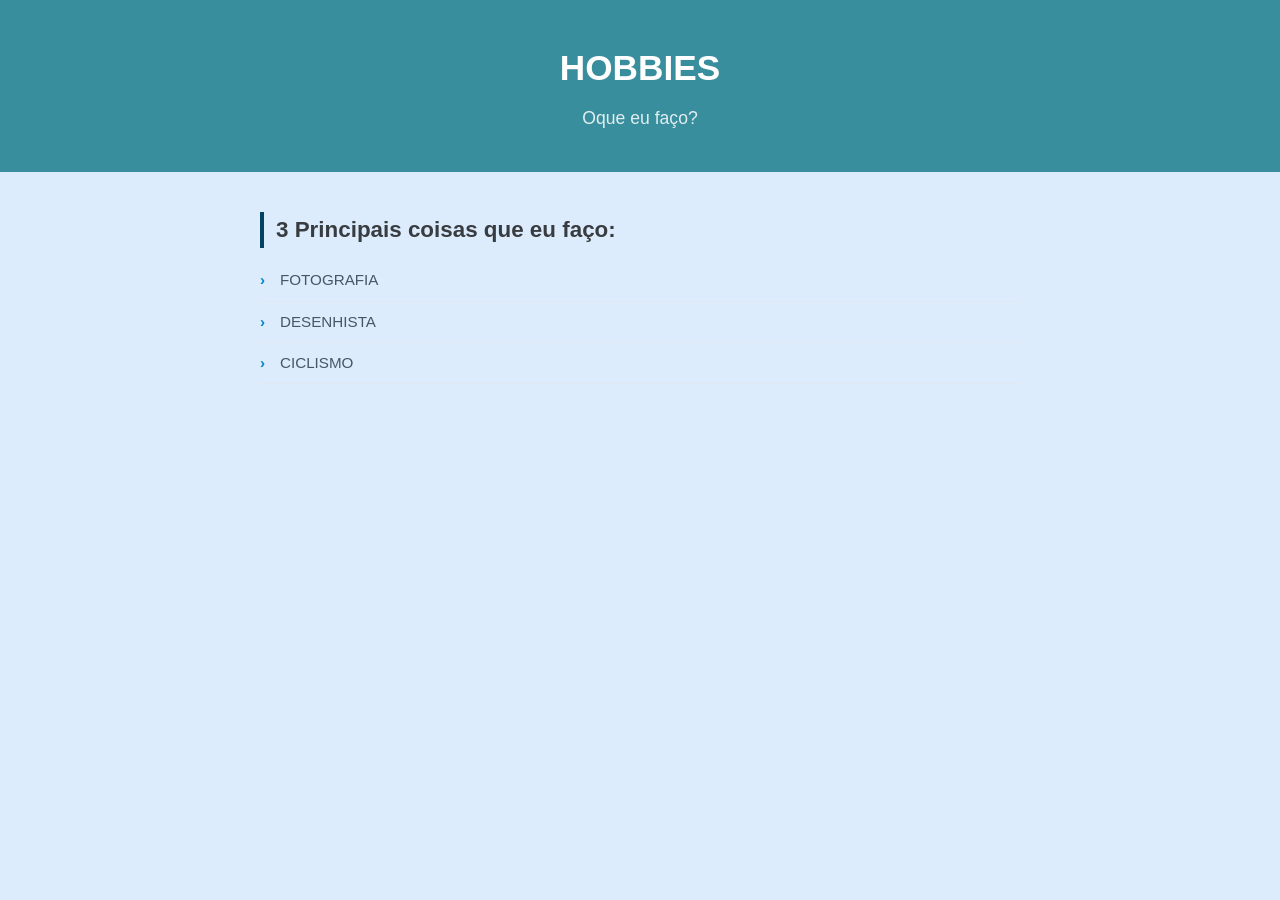
<file: meu site/hobbies.html>
<!-- INICIO DO CÓDIGO -->
<!DOCTYPE html>
<html lang="en">

<!-- CABEÇA -->
<head>
    <meta charset="UTF-8">
    <meta name="viewport" content="width=device-width, initial-scale=1.0">
    <title>Hobbies</title>
    <link rel="stylesheet" href="css/stylehobbies.css">
</head>
<body>
    <header>
        <h1>HOBBIES</h1>
        <p>Oque eu faço?</p>
    </header>

    <main>
        <section>
            <h2>3 Principais coisas que eu faço:  </h2>
            <ul>
             <li>FOTOGRAFIA</li>
            <li>DESENHISTA</li>
            <li>CICLISMO</li> 
            </ul>      
            
            
        </section>
    </main>
    
</body>
</html>
</file>
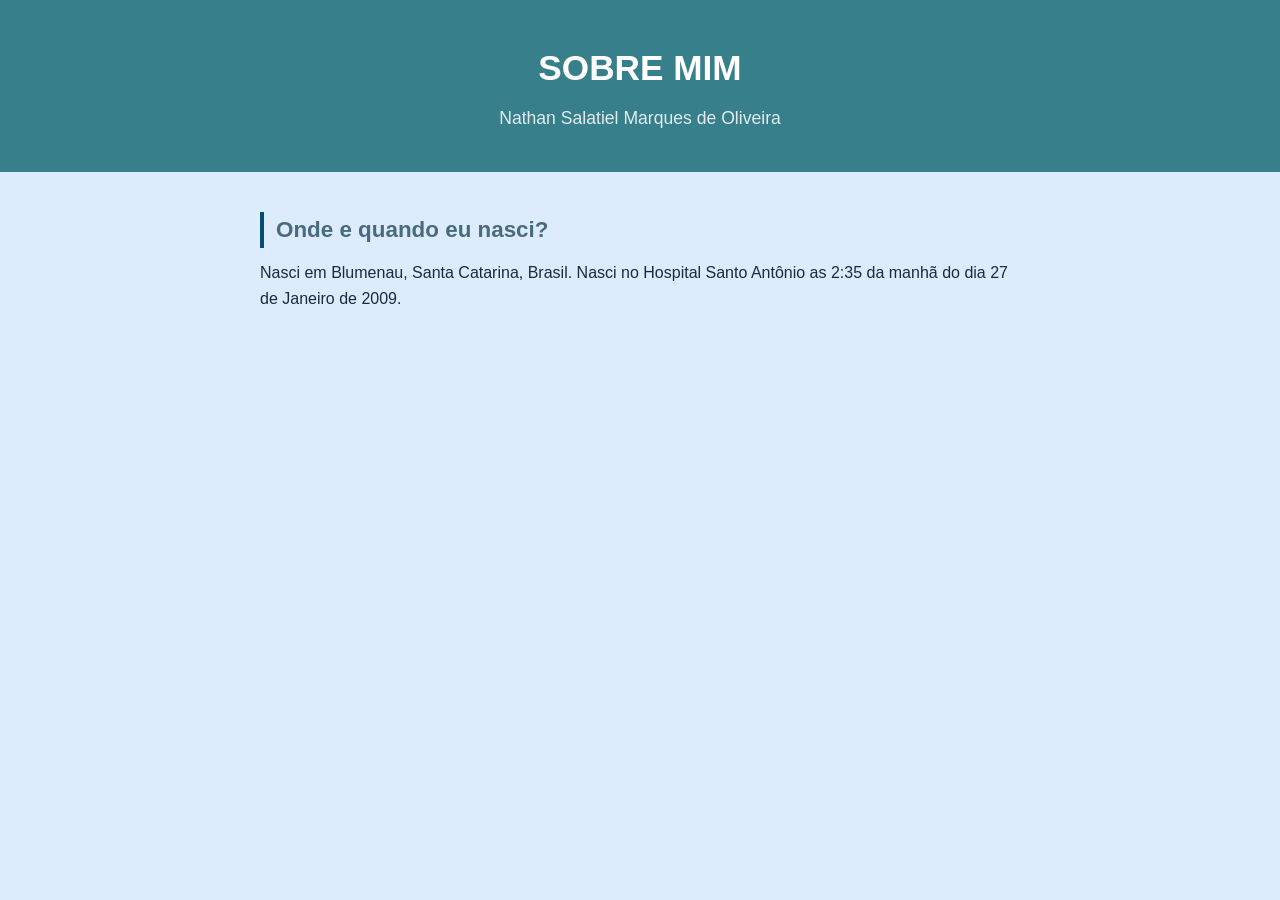
<file: meu site/sobre.html>
<!-- INICIO DO HTML -->
<!DOCTYPE html>
<html lang="pt-br">
 <head>
    <meta charset="UTF-8">
    <meta name="viewport" content="width=device-width, initial-scale=1.0">
    <title>Sobre</title>
    <link rel="stylesheet" href="css/stylesobre.css">
 </head>
     
 <!-- cabeçalho -->
 <header>
        <h1>SOBRE MIM</h1>
        <p>Nathan Salatiel Marques de Oliveira</p>
     </header>
     
<!-- CONTEUDO PRINCIPAL -->
     <main>
        <section>
            <h2>Onde e quando eu nasci?</h2>
            <p>Nasci em Blumenau, Santa Catarina, Brasil. Nasci 
               no Hospital Santo Antônio as 2:35 da manhã do 
               dia 27 de Janeiro de 2009. </p>
        </section>

      




     </main>
<body>
    
</body>
</html>
</file>
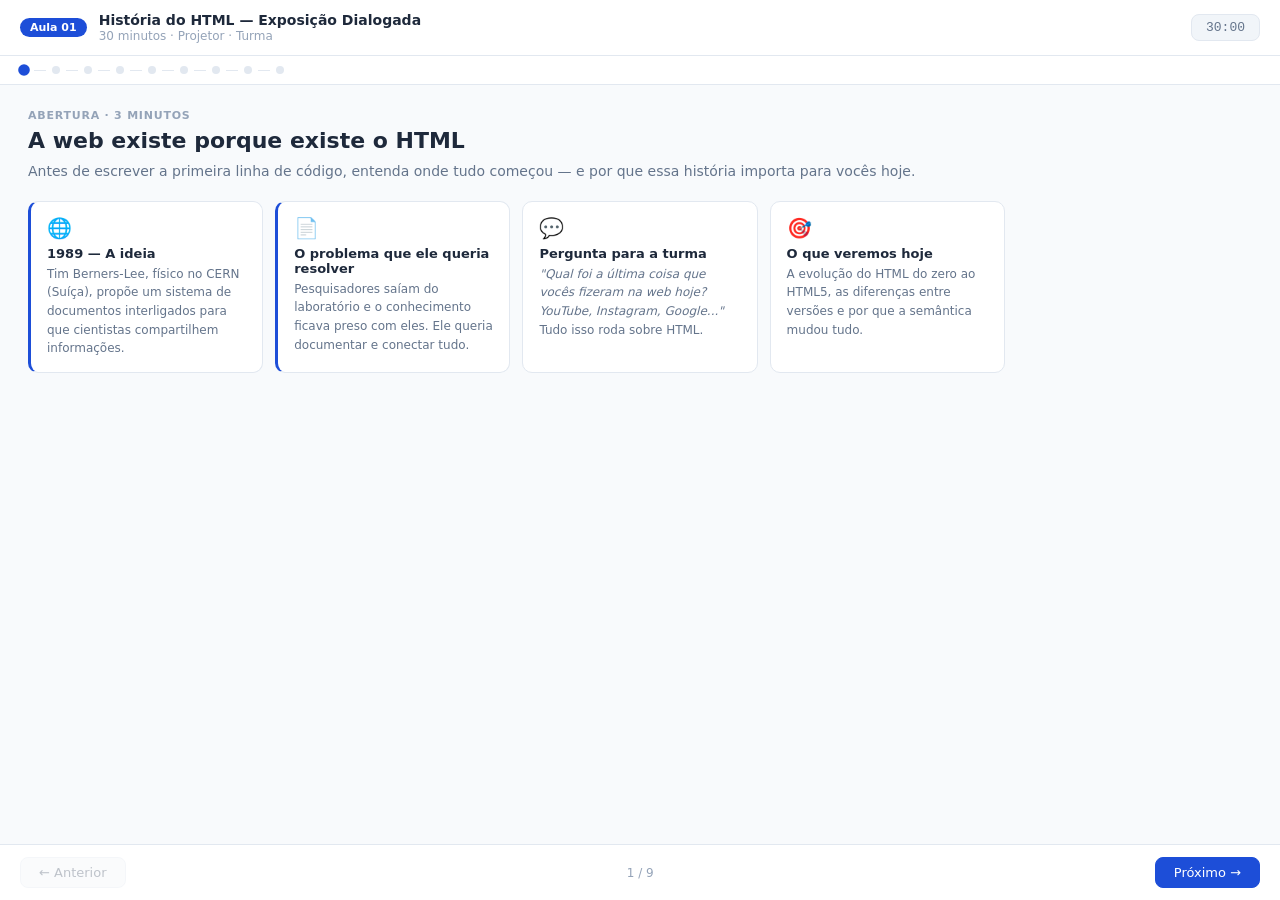
<file: plano-html-css-main/aula 01/02 -exposicao_historia_html.html>
<!DOCTYPE html>
<html lang="pt-BR">
<head>
<meta charset="UTF-8">
<meta name="viewport" content="width=device-width, initial-scale=1.0">
<title>Exposição Dialogada — História do HTML · Aula 01</title>
<style>
*{box-sizing:border-box;margin:0;padding:0}
body{font-family:system-ui,sans-serif;color:#1e293b;background:#f8fafc;overflow:hidden}

#app{display:flex;flex-direction:column;height:100vh}

/* HEADER */
.hdr{display:flex;align-items:center;justify-content:space-between;padding:12px 20px;border-bottom:1px solid #e2e8f0;background:#fff;flex-shrink:0;flex-wrap:wrap;gap:8px}
.hdr-left{display:flex;align-items:center;gap:12px}
.badge{background:#1d4ed8;color:#fff;font-size:11px;font-weight:600;padding:3px 10px;border-radius:20px}
.hdr-title{font-size:14px;font-weight:600;color:#1e293b}
.hdr-sub{font-size:12px;color:#94a3b8;margin-top:1px}
.timer{font-size:13px;font-weight:500;color:#64748b;background:#f1f5f9;padding:5px 14px;border-radius:8px;border:1px solid #e2e8f0;min-width:64px;text-align:center;font-family:'Courier New',monospace}
.timer.warn{color:#d97706;background:#fffbeb;border-color:#fcd34d}
.timer.danger{color:#dc2626;background:#fef2f2;border-color:#fca5a5}

/* PROGRESS DOTS */
.dots{display:flex;align-items:center;gap:6px;padding:10px 20px;border-bottom:1px solid #e2e8f0;background:#fff;flex-shrink:0;overflow-x:auto;white-space:nowrap}
.dot{width:8px;height:8px;border-radius:50%;background:#e2e8f0;cursor:pointer;transition:all .2s;flex-shrink:0}
.dot.active{background:#1d4ed8;transform:scale(1.45)}
.dot.done{background:#93c5fd;opacity:.6}
.dot-sep{width:12px;height:1px;background:#e2e8f0;flex-shrink:0}

/* SLIDE AREA */
.slide-wrap{flex:1;overflow:hidden;position:relative}
.slide{position:absolute;inset:0;padding:24px 28px;overflow-y:auto;display:none}
.slide.active{display:block;animation:sIn .25s ease}
@keyframes sIn{from{opacity:0;transform:translateY(10px)}to{opacity:1;transform:translateY(0)}}

/* TYPOGRAPHY */
.eyebrow{font-size:11px;font-weight:600;letter-spacing:.07em;text-transform:uppercase;color:#94a3b8;margin-bottom:6px}
.slide-title{font-size:22px;font-weight:600;color:#1e293b;line-height:1.2;margin-bottom:6px}
.slide-sub{font-size:14px;color:#64748b;line-height:1.6;margin-bottom:18px}

/* CARDS */
.cards{display:grid;grid-template-columns:repeat(auto-fill,minmax(220px,1fr));gap:12px;margin-bottom:16px}
.card{background:#fff;border:1px solid #e2e8f0;border-radius:10px;padding:14px 16px}
.card.accent{border-left:3px solid #1d4ed8}
.card-icon{font-size:20px;margin-bottom:6px}
.card-title{font-size:13px;font-weight:600;color:#1e293b;margin-bottom:4px}
.card-body{font-size:12px;color:#64748b;line-height:1.55}
.card-body em{font-style:italic}
.card-body code{font-family:'Courier New',monospace;font-size:11px;background:#f1f5f9;padding:1px 4px;border-radius:3px;border:1px solid #e2e8f0}

/* TIMELINE */
.timeline{position:relative;padding-left:26px}
.timeline::before{content:'';position:absolute;left:7px;top:0;bottom:0;width:1.5px;background:#e2e8f0}
.tl-item{position:relative;margin-bottom:14px;cursor:pointer}
.tl-item::before{content:'';position:absolute;left:-22px;top:6px;width:10px;height:10px;border-radius:50%;border:2px solid #e2e8f0;background:#fff;transition:all .2s}
.tl-item:hover::before{background:#3b82f6;border-color:#3b82f6}
.tl-item.tl-open::before{background:#1d4ed8;border-color:#1d4ed8;transform:scale(1.25)}
.tl-year{font-size:11px;font-weight:600;color:#94a3b8;margin-bottom:2px}
.tl-head{font-size:13px;font-weight:600;color:#1e293b;margin-bottom:3px}
.tl-desc{font-size:12px;color:#64748b;line-height:1.55;max-height:0;overflow:hidden;transition:max-height .3s ease}
.tl-item.tl-open .tl-desc{max-height:160px}
.tl-tag{display:inline-block;font-size:11px;font-weight:600;padding:2px 8px;border-radius:10px;margin-top:5px}

/* CODE */
.code-wrap{border:1px solid #e2e8f0;border-radius:10px;overflow:hidden;margin:10px 0}
.code-hdr{display:flex;align-items:center;justify-content:space-between;background:#f8fafc;padding:7px 14px;border-bottom:1px solid #e2e8f0}
.code-lang{font-size:11px;font-weight:500;color:#64748b}
.cdots{display:flex;gap:5px}
.cdot{width:10px;height:10px;border-radius:50%}
pre{background:#1e293b;color:#e2e8f0;padding:14px 16px;font-size:12px;line-height:1.75;overflow-x:auto;font-family:'Courier New',monospace;white-space:pre}
.k{color:#93c5fd}.kv{color:#6ee7b7}.a{color:#fde68a}.s{color:#fda4af}.t{color:#e2e8f0}.c{color:#475569;font-style:italic}

/* COMPARE */
.compare{display:grid;grid-template-columns:1fr 1fr;gap:12px;margin-bottom:14px}
@media(max-width:560px){.compare{grid-template-columns:1fr}}
.comp-side{border:1px solid #e2e8f0;border-radius:10px;overflow:hidden}
.comp-hdr{padding:8px 14px;font-size:12px;font-weight:600}
.comp-body{padding:10px 14px;font-size:12px;color:#64748b;line-height:1.65}
.comp-body code{font-family:'Courier New',monospace;font-size:11px;background:#f1f5f9;padding:1px 4px;border-radius:3px;border:1px solid #e2e8f0}

/* TAG EXPLORER */
.tag-grid{display:grid;grid-template-columns:repeat(3,1fr);gap:8px;margin-bottom:10px}
@media(max-width:500px){.tag-grid{grid-template-columns:1fr 1fr}}
.tag-item{background:#fff;border:1px solid #e2e8f0;border-radius:8px;padding:10px 12px;cursor:pointer;transition:all .15s}
.tag-item:hover{border-color:#93c5fd;background:#eff6ff}
.tag-item.tag-on{border-color:#1d4ed8;background:#eff6ff}
.tag-code{font-size:12px;font-weight:600;color:#1d4ed8;font-family:'Courier New',monospace;margin-bottom:3px}
.tag-name{font-size:11px;color:#94a3b8}
.tag-preview{background:#fff;border:1px solid #e2e8f0;border-radius:8px;padding:12px 14px;min-height:56px;font-size:13px;color:#64748b;line-height:1.6}
.tag-preview strong{color:#1e293b;font-weight:600;font-family:'Courier New',monospace}

/* QUIZ */
.quiz-q{font-size:14px;font-weight:600;color:#1e293b;margin-bottom:12px;line-height:1.5}
.quiz-opts{display:flex;flex-direction:column;gap:8px}
.quiz-opt{background:#f8fafc;border:1px solid #e2e8f0;border-radius:8px;padding:10px 14px;font-size:13px;color:#1e293b;cursor:pointer;transition:all .15s;display:flex;align-items:center;gap:10px}
.quiz-opt:hover:not(.correct):not(.wrong):not(.dimmed){border-color:#93c5fd;background:#eff6ff}
.quiz-opt.correct{background:#f0fdf4;border-color:#86efac;color:#15803d;pointer-events:none}
.quiz-opt.wrong{background:#fef2f2;border-color:#fca5a5;color:#dc2626;pointer-events:none}
.quiz-opt.dimmed{opacity:.4;pointer-events:none}
.quiz-feedback{margin-top:10px;padding:10px 14px;border-radius:8px;font-size:13px;line-height:1.5;display:none}
.quiz-block{margin-bottom:18px}

/* REFLECT */
.reflect-list{display:flex;flex-direction:column;gap:8px;margin-bottom:14px}
.reflect-item{display:flex;gap:12px;align-items:flex-start;background:#fff;border:1px solid #e2e8f0;border-radius:10px;padding:12px 14px}
.reflect-num{width:24px;height:24px;min-width:24px;border-radius:6px;background:#eff6ff;color:#1d4ed8;font-size:12px;font-weight:600;display:flex;align-items:center;justify-content:center;margin-top:1px}
.reflect-text{font-size:13px;color:#64748b;line-height:1.55}
.reflect-text strong{color:#1e293b;font-weight:600}

/* HIGHLIGHT BOX */
.hl{background:#fffbeb;border-left:3px solid #f59e0b;padding:10px 14px;font-size:13px;color:#78350f;line-height:1.55;margin:10px 0}
.hl strong{color:#92400e;font-weight:600}

/* NAV BAR */
.nav{display:flex;align-items:center;justify-content:space-between;padding:12px 20px;border-top:1px solid #e2e8f0;background:#fff;flex-shrink:0}
.nav-btn{background:#f1f5f9;border:1px solid #e2e8f0;color:#475569;padding:7px 18px;border-radius:8px;font-size:13px;font-weight:500;cursor:pointer;font-family:inherit;transition:all .15s;display:flex;align-items:center;gap:6px}
.nav-btn:hover{background:#e2e8f0;color:#1e293b}
.nav-btn.primary{background:#1d4ed8;color:#fff;border-color:#1d4ed8}
.nav-btn.primary:hover{background:#1e40af}
.nav-btn:disabled{opacity:.35;pointer-events:none}
.nav-counter{font-size:12px;color:#94a3b8}

code{font-family:'Courier New',monospace;font-size:12px;background:#f1f5f9;padding:1px 5px;border-radius:3px;border:1px solid #e2e8f0}
</style>
</head>
<body>

<div id="app">
  <div class="hdr">
    <div class="hdr-left">
      <span class="badge">Aula 01</span>
      <div>
        <div class="hdr-title">História do HTML — Exposição Dialogada</div>
        <div class="hdr-sub">30 minutos · Projetor · Turma</div>
      </div>
    </div>
    <div class="timer" id="timer">30:00</div>
  </div>

  <div class="dots" id="dots-bar"></div>

  <div class="slide-wrap" id="slide-wrap"></div>

  <div class="nav">
    <button class="nav-btn" id="btn-prev" onclick="nav(-1)" disabled>← Anterior</button>
    <span class="nav-counter" id="counter">1 / 9</span>
    <button class="nav-btn primary" id="btn-next" onclick="nav(1)">Próximo →</button>
  </div>
</div>

<script>
const SLIDES = [
  {
    id:'intro', time:3,
    render:()=>`
      <div class="eyebrow">Abertura · 3 minutos</div>
      <div class="slide-title">A web existe porque existe o HTML</div>
      <div class="slide-sub">Antes de escrever a primeira linha de código, entenda onde tudo começou — e por que essa história importa para vocês hoje.</div>
      <div class="cards">
        <div class="card accent">
          <div class="card-icon">🌐</div>
          <div class="card-title">1989 — A ideia</div>
          <div class="card-body">Tim Berners-Lee, físico no CERN (Suíça), propõe um sistema de documentos interligados para que cientistas compartilhem informações.</div>
        </div>
        <div class="card accent">
          <div class="card-icon">📄</div>
          <div class="card-title">O problema que ele queria resolver</div>
          <div class="card-body">Pesquisadores saíam do laboratório e o conhecimento ficava preso com eles. Ele queria documentar e conectar tudo.</div>
        </div>
        <div class="card">
          <div class="card-icon">💬</div>
          <div class="card-title">Pergunta para a turma</div>
          <div class="card-body"><em>"Qual foi a última coisa que vocês fizeram na web hoje? YouTube, Instagram, Google..."</em><br>Tudo isso roda sobre HTML.</div>
        </div>
        <div class="card">
          <div class="card-icon">🎯</div>
          <div class="card-title">O que veremos hoje</div>
          <div class="card-body">A evolução do HTML do zero ao HTML5, as diferenças entre versões e por que a semântica mudou tudo.</div>
        </div>
      </div>`
  },
  {
    id:'timeline', time:8,
    render:()=>`
      <div class="eyebrow">Contexto histórico · 8 minutos</div>
      <div class="slide-title">De 1991 até hoje</div>
      <div class="slide-sub">Clique em cada versão para expandir os detalhes.</div>
      <div class="timeline" id="tl">
        <div class="tl-item" onclick="tlClick(0)">
          <div class="tl-year">1991</div>
          <div class="tl-head">HTML 1.0 — O início</div>
          <div class="tl-desc">Tim Berners-Lee publica a primeira especificação. Apenas 18 tags. Sem imagens, sem tabelas, sem CSS. Era só texto com links.<br><span class="tl-tag" style="background:#eff6ff;color:#1d4ed8">18 tags</span></div>
        </div>
        <div class="tl-item" onclick="tlClick(1)">
          <div class="tl-year">1995</div>
          <div class="tl-head">HTML 2.0 — Formulários chegam</div>
          <div class="tl-desc">Primeira versão oficial publicada como padrão. Formulários e inputs chegam — a web começa a ser interativa.<br><span class="tl-tag" style="background:#f0fdf4;color:#15803d">padrão oficial</span></div>
        </div>
        <div class="tl-item" onclick="tlClick(2)">
          <div class="tl-year">1997</div>
          <div class="tl-head">HTML 3.2 — Tabelas e scripts</div>
          <div class="tl-desc">Suporte a tabelas usadas como layout. Cada empresa inventava suas próprias tags. &lt;blink&gt; e &lt;marquee&gt; existiam.<br><span class="tl-tag" style="background:#fffbeb;color:#92400e">era das tabelas</span></div>
        </div>
        <div class="tl-item" onclick="tlClick(3)">
          <div class="tl-year">1999</div>
          <div class="tl-head">HTML 4.01 — Separação de responsabilidades</div>
          <div class="tl-desc">Grande avanço: HTML cuida da estrutura, CSS cuida da aparência. Tags de apresentação passam a ser depreciadas.<br><span class="tl-tag" style="background:#ede9fe;color:#5b21b6">HTML + CSS</span></div>
        </div>
        <div class="tl-item" onclick="tlClick(4)">
          <div class="tl-year">2000–2004</div>
          <div class="tl-head">XHTML — A tentativa rígida</div>
          <div class="tl-desc">HTML reescrito como XML. Regras severas: um erro de sintaxe travava a página inteira. Não deu certo.<br><span class="tl-tag" style="background:#fef2f2;color:#991b1b">fracasso histórico</span></div>
        </div>
        <div class="tl-item" onclick="tlClick(5)">
          <div class="tl-year">2014</div>
          <div class="tl-head">HTML5 — A revolução semântica</div>
          <div class="tl-desc">Padrão atual. Tags semânticas (&lt;header&gt;, &lt;nav&gt;, &lt;main&gt;, &lt;footer&gt;), APIs nativas, formulários poderosos.<br><span class="tl-tag" style="background:#ccfbf1;color:#0f766e">padrão atual</span></div>
        </div>
        <div class="tl-item" onclick="tlClick(6)">
          <div class="tl-year">2019–hoje</div>
          <div class="tl-head">HTML Living Standard — Evolução contínua</div>
          <div class="tl-desc">O WHATWG (Apple, Mozilla, Google, Microsoft) mantém o HTML como padrão vivo — sem versões fixas, atualizações contínuas.<br><span class="tl-tag" style="background:#eff6ff;color:#1d4ed8">em evolução constante</span></div>
        </div>
      </div>`
  },
  {
    id:'problema', time:3,
    render:()=>`
      <div class="eyebrow">Conceito central · 3 minutos</div>
      <div class="slide-title">Por que o HTML precisava evoluir?</div>
      <div class="slide-sub">O caos das tabelas para layout e o que a semântica resolveu.</div>
      <div class="compare">
        <div class="comp-side">
          <div class="comp-hdr" style="background:#fef2f2;color:#dc2626">HTML 3.2 — Código de 1997</div>
          <div class="comp-body">Sites usavam <strong>tabelas</strong> para criar colunas:<br><br>
            <code>&lt;table&gt;&lt;tr&gt;&lt;td&gt;menu&lt;/td&gt;&lt;td&gt;conteúdo&lt;/td&gt;&lt;/tr&gt;&lt;/table&gt;</code><br><br>
            Problemas:<br>
            • Código ilegível<br>
            • Lento para carregar<br>
            • Impossível para leitores de tela<br>
            • Pesadelo para manutenção</div>
        </div>
        <div class="comp-side">
          <div class="comp-hdr" style="background:#f0fdf4;color:#15803d">HTML5 — Código atual</div>
          <div class="comp-body">Tags que <strong>descrevem o conteúdo</strong>:<br><br>
            <code>&lt;header&gt;, &lt;nav&gt;, &lt;main&gt;, &lt;footer&gt;</code><br><br>
            Vantagens:<br>
            • Código legível por humanos<br>
            • Entendido por buscadores (SEO)<br>
            • Acessível para leitores de tela<br>
            • Fácil de manter e atualizar</div>
        </div>
      </div>
      <div class="hl"><strong>Analogia:</strong> Imagine um livro onde cada capítulo é identificado apenas por "Box 1", "Box 2"... vs. um livro com "Introdução", "Desenvolvimento", "Conclusão". Qual é mais fácil de navegar?</div>`
  },
  {
    id:'estrutura', time:4,
    render:()=>`
      <div class="eyebrow">Código na prática · 4 minutos</div>
      <div class="slide-title">O esqueleto de toda página HTML5</div>
      <div class="slide-sub">Cada linha desta estrutura existe por um motivo. Vamos entender cada uma.</div>
      <div class="code-wrap">
        <div class="code-hdr">
          <span class="code-lang">HTML5 · Estrutura mínima obrigatória</span>
          <div class="cdots"><div class="cdot" style="background:#ef4444"></div><div class="cdot" style="background:#f59e0b"></div><div class="cdot" style="background:#10b981"></div></div>
        </div>
        <pre><span class="c">&lt;!-- 1. Diz ao browser: "isto é HTML5" --&gt;</span>
<span class="k">&lt;!DOCTYPE html&gt;</span>

<span class="c">&lt;!-- 2. Raiz do documento | lang = acessibilidade + SEO --&gt;</span>
<span class="k">&lt;html</span> <span class="a">lang</span>=<span class="s">"pt-BR"</span><span class="k">&gt;</span>

<span class="c">&lt;!-- 3. Informações invisíveis para o browser --&gt;</span>
<span class="k">&lt;head&gt;</span>
  <span class="k">&lt;meta</span> <span class="a">charset</span>=<span class="s">"UTF-8"</span><span class="k">&gt;</span>     <span class="c">&lt;!-- permite acentos e ç --&gt;</span>
  <span class="k">&lt;meta</span> <span class="a">name</span>=<span class="s">"viewport"</span> <span class="a">content</span>=<span class="s">"width=device-width, initial-scale=1.0"</span><span class="k">&gt;</span>
  <span class="k">&lt;title&gt;</span><span class="t">Minha Página</span><span class="k">&lt;/title&gt;</span>
<span class="k">&lt;/head&gt;</span>

<span class="c">&lt;!-- 4. Tudo que o usuário VÊ fica aqui --&gt;</span>
<span class="k">&lt;body&gt;</span>
  <span class="k">&lt;h1&gt;</span><span class="t">Olá, mundo!</span><span class="k">&lt;/h1&gt;</span>
  <span class="k">&lt;p&gt;</span><span class="t">Minha primeira página.</span><span class="k">&lt;/p&gt;</span>
<span class="k">&lt;/body&gt;</span>

<span class="k">&lt;/html&gt;</span></pre>
      </div>
      <div class="cards" style="grid-template-columns:repeat(3,1fr);margin-top:12px">
        <div class="card"><div class="card-title">!DOCTYPE</div><div class="card-body">Não é uma tag. É uma declaração. Sem ela o browser entra em "modo quirks" — comportamento imprevisível.</div></div>
        <div class="card"><div class="card-title">charset UTF-8</div><div class="card-body">Sem isso: "caf&#xFFFD;" em vez de "café". Sempre a primeira meta tag.</div></div>
        <div class="card"><div class="card-title">viewport</div><div class="card-body">Faz a página funcionar no celular. Sem isso o site aparece minúsculo em smartphones.</div></div>
      </div>`
  },
  {
    id:'semantica', time:5,
    render:()=>`
      <div class="eyebrow">Prática interativa · 5 minutos</div>
      <div class="slide-title">Tags semânticas — clique para explorar</div>
      <div class="slide-sub">Cada tag semântica comunica o <em>papel</em> do conteúdo. Clique em cada uma para ver o que ela representa.</div>
      <div class="tag-grid">
        <div class="tag-item" onclick="showTag(this,'&lt;header&gt;','Cabeçalho da página ou de uma seção. Geralmente contém logo, título principal e navegação. Pode aparecer uma vez por seção — não só no topo da página.')">
          <div class="tag-code">&lt;header&gt;</div><div class="tag-name">Cabeçalho</div>
        </div>
        <div class="tag-item" onclick="showTag(this,'&lt;nav&gt;','Bloco de navegação principal do site. Acessibilidade: leitores de tela anunciam este bloco como região de navegação. Não use em todos os grupos de links — só nos principais.')">
          <div class="tag-code">&lt;nav&gt;</div><div class="tag-name">Navegação</div>
        </div>
        <div class="tag-item" onclick="showTag(this,'&lt;main&gt;','Conteúdo principal e único da página. Deve existir apenas UMA vez por documento. Leitores de tela permitem pular diretamente para este bloco.')">
          <div class="tag-code">&lt;main&gt;</div><div class="tag-name">Conteúdo principal</div>
        </div>
        <div class="tag-item" onclick="showTag(this,'&lt;section&gt;','Agrupa conteúdo relacionado que forma uma seção temática. Deve ter um título (h2, h3). Diferente de &lt;div&gt;: tem significado semântico.')">
          <div class="tag-code">&lt;section&gt;</div><div class="tag-name">Seção temática</div>
        </div>
        <div class="tag-item" onclick="showTag(this,'&lt;article&gt;','Conteúdo independente e reutilizável: post de blog, notícia, comentário. Deve fazer sentido fora do contexto da página.')">
          <div class="tag-code">&lt;article&gt;</div><div class="tag-name">Conteúdo independente</div>
        </div>
        <div class="tag-item" onclick="showTag(this,'&lt;aside&gt;','Conteúdo complementar: barra lateral, anúncios, links relacionados. Visualmente costuma ser uma coluna lateral.')">
          <div class="tag-code">&lt;aside&gt;</div><div class="tag-name">Conteúdo lateral</div>
        </div>
        <div class="tag-item" onclick="showTag(this,'&lt;footer&gt;','Rodapé de uma página ou seção. Contém copyright, links secundários, informações de contato.')">
          <div class="tag-code">&lt;footer&gt;</div><div class="tag-name">Rodapé</div>
        </div>
        <div class="tag-item" onclick="showTag(this,'&lt;h1&gt; ao &lt;h6&gt;','Hierarquia de títulos. h1 = título principal da página (apenas 1 por página). h2 = seções. h3 = subseções. Nunca pule níveis por questões visuais — use CSS para isso.')">
          <div class="tag-code">&lt;h1&gt;–&lt;h6&gt;</div><div class="tag-name">Hierarquia de títulos</div>
        </div>
        <div class="tag-item" onclick="showTag(this,'&lt;p&gt;','Parágrafo de texto. O browser adiciona margem automática. Não use &lt;br&gt; para simular espaçamento entre parágrafos — use CSS.')">
          <div class="tag-code">&lt;p&gt;</div><div class="tag-name">Parágrafo</div>
        </div>
      </div>
      <div class="tag-preview" id="tag-prev">Clique em uma tag acima para ver a descrição aqui.</div>`
  },
  {
    id:'exemplo', time:3,
    render:()=>`
      <div class="eyebrow">Código completo · 3 minutos</div>
      <div class="slide-title">Estrutura semântica na prática</div>
      <div class="slide-sub">Assim ficará a página de vocês ao final da Aula 01. Cada tag no lugar certo.</div>
      <div class="code-wrap">
        <div class="code-hdr">
          <span class="code-lang">HTML5 · Estrutura semântica completa</span>
          <div class="cdots"><div class="cdot" style="background:#ef4444"></div><div class="cdot" style="background:#f59e0b"></div><div class="cdot" style="background:#10b981"></div></div>
        </div>
        <pre><span class="k">&lt;body&gt;</span>

  <span class="k">&lt;header&gt;</span>
    <span class="k">&lt;h1&gt;</span><span class="t">Meu Nome</span><span class="k">&lt;/h1&gt;</span>
    <span class="k">&lt;p&gt;</span><span class="t">Estudante de Desenvolvimento de Sistemas</span><span class="k">&lt;/p&gt;</span>
  <span class="k">&lt;/header&gt;</span>

  <span class="k">&lt;nav&gt;</span>
    <span class="k">&lt;a</span> <span class="a">href</span>=<span class="s">"index.html"</span><span class="k">&gt;</span><span class="t">Início</span><span class="k">&lt;/a&gt;</span>
    <span class="k">&lt;a</span> <span class="a">href</span>=<span class="s">"sobre.html"</span><span class="k">&gt;</span><span class="t">Sobre</span><span class="k">&lt;/a&gt;</span>
    <span class="k">&lt;a</span> <span class="a">href</span>=<span class="s">"contato.html"</span><span class="k">&gt;</span><span class="t">Contato</span><span class="k">&lt;/a&gt;</span>
  <span class="k">&lt;/nav&gt;</span>

  <span class="k">&lt;main&gt;</span>
    <span class="k">&lt;section&gt;</span>
      <span class="k">&lt;h2&gt;</span><span class="t">Sobre mim</span><span class="k">&lt;/h2&gt;</span>
      <span class="k">&lt;p&gt;</span><span class="t">Texto sobre você aqui...</span><span class="k">&lt;/p&gt;</span>
    <span class="k">&lt;/section&gt;</span>
  <span class="k">&lt;/main&gt;</span>

  <span class="k">&lt;footer&gt;</span>
    <span class="k">&lt;p&gt;</span><span class="t">© 2025 — Meu Nome</span><span class="k">&lt;/p&gt;</span>
  <span class="k">&lt;/footer&gt;</span>

<span class="k">&lt;/body&gt;</span></pre>
      </div>`
  },
  {
    id:'quiz', time:3,
    render:()=>`
      <div class="eyebrow">Verificação de aprendizagem · 3 minutos</div>
      <div class="slide-title">Quiz rápido — turma responde junto</div>
      <div class="slide-sub">Sem pressão. O objetivo é consolidar o que aprendemos.</div>
      <div class="quiz-block">
        <div class="quiz-q">1. Qual tag indica o <strong>conteúdo principal e único</strong> da página, que deve aparecer apenas uma vez?</div>
        <div class="quiz-opts">
          <div class="quiz-opt" onclick="answer(this,'w','fb1')"><span>A</span>&lt;section&gt;</div>
          <div class="quiz-opt" onclick="answer(this,'c','fb1')"><span>B</span>&lt;main&gt;</div>
          <div class="quiz-opt" onclick="answer(this,'w','fb1')"><span>C</span>&lt;article&gt;</div>
          <div class="quiz-opt" onclick="answer(this,'w','fb1')"><span>D</span>&lt;div&gt;</div>
        </div>
        <div class="quiz-feedback" id="fb1" style="background:#f0fdf4;color:#15803d">Correto! &lt;main&gt; é único por página e leitores de tela permitem ao usuário pular diretamente para ele.</div>
      </div>
      <div class="quiz-block">
        <div class="quiz-q">2. Por que o atributo <code>lang="pt-BR"</code> na tag &lt;html&gt; é importante?</div>
        <div class="quiz-opts">
          <div class="quiz-opt" onclick="answer(this,'w','fb2')"><span>A</span>Traduz o site automaticamente</div>
          <div class="quiz-opt" onclick="answer(this,'w','fb2')"><span>B</span>Muda o idioma do VS Code</div>
          <div class="quiz-opt" onclick="answer(this,'c','fb2')"><span>C</span>Ajuda leitores de tela e mecanismos de busca</div>
          <div class="quiz-opt" onclick="answer(this,'w','fb2')"><span>D</span>Não faz diferença alguma</div>
        </div>
        <div class="quiz-feedback" id="fb2" style="background:#f0fdf4;color:#15803d">Correto! O lang informa ao leitor de tela qual idioma usar para pronúncia e ao Google que o conteúdo é em português.</div>
      </div>`
  },
  {
    id:'curiosidades', time:1,
    render:()=>`
      <div class="eyebrow">Bônus · 1 minuto</div>
      <div class="slide-title">Você sabia?</div>
      <div class="slide-sub">Fatos sobre HTML que valem compartilhar com a turma.</div>
      <div class="cards">
        <div class="card accent">
          <div class="card-icon">🔢</div>
          <div class="card-title">HTML5 tem mais de 100 tags</div>
          <div class="card-body">Mas vocês usarão cerca de 20 no dia a dia. O resto existe para casos muito específicos.</div>
        </div>
        <div class="card accent">
          <div class="card-icon">🏳️</div>
          <div class="card-title">Nenhum erro trava a página</div>
          <div class="card-body">Diferente do XHTML, o HTML5 é tolerante: se esquecer de fechar uma tag, o browser tenta corrigi-la.</div>
        </div>
        <div class="card">
          <div class="card-icon">📊</div>
          <div class="card-title">96% dos sites usam HTML5</div>
          <div class="card-body">Segundo o W3Techs, praticamente toda a web já migrou para HTML5. É o padrão universal.</div>
        </div>
        <div class="card">
          <div class="card-icon">🌍</div>
          <div class="card-title">Tim Berners-Lee nunca patenteou</div>
          <div class="card-body">Ele poderia cobrar royalties de cada site. Preferiu tornar o HTML um padrão aberto e gratuito para todos.</div>
        </div>
      </div>`
  },
  {
    id:'fechamento', time:1,
    render:()=>`
      <div class="eyebrow">Encerramento · 1 minuto</div>
      <div class="slide-title">Recapitulando e partindo para a prática</div>
      <div class="slide-sub">O que aprendemos nesta exposição e o que fazemos agora.</div>
      <div class="reflect-list">
        <div class="reflect-item">
          <div class="reflect-num">1</div>
          <div class="reflect-text"><strong>HTML nasceu em 1991</strong> como uma solução simples para compartilhar documentos. Evoluiu até o HTML5 (2014), que é o padrão atual e está em atualização contínua.</div>
        </div>
        <div class="reflect-item">
          <div class="reflect-num">2</div>
          <div class="reflect-text"><strong>Semântica é a grande virada.</strong> Tags como &lt;header&gt;, &lt;nav&gt;, &lt;main&gt; e &lt;footer&gt; comunicam o significado do conteúdo para browsers, buscadores e leitores de tela.</div>
        </div>
        <div class="reflect-item">
          <div class="reflect-num">3</div>
          <div class="reflect-text"><strong>Toda página HTML5 começa igual:</strong> !DOCTYPE, html com lang, head com charset e viewport, body com o conteúdo visível.</div>
        </div>
        <div class="reflect-item">
          <div class="reflect-num">4</div>
          <div class="reflect-text"><strong>Agora é hora de criar.</strong> Abram o VS Code — vamos construir juntos a primeira página ao vivo antes do desafio individual.</div>
        </div>
      </div>
      <div class="hl"><strong>Para casa (curiosidade opcional):</strong> Acesse qualquer site e aperte F12. Na aba Elements, veja se o desenvolvedor usou tags semânticas ou apenas &lt;div&gt; em tudo. Compartilhe o resultado na próxima aula.</div>`
  }
];

let cur = 0;
let timerInterval = null;
let timerStarted = false;

function buildDots() {
  const bar = document.getElementById('dots-bar');
  SLIDES.forEach((s, i) => {
    const d = document.createElement('span');
    d.className = 'dot' + (i === 0 ? ' active' : '');
    d.title = 'Slide ' + (i + 1);
    d.onclick = () => goTo(i);
    bar.appendChild(d);
    if (i < SLIDES.length - 1) {
      const sep = document.createElement('div');
      sep.className = 'dot-sep';
      bar.appendChild(sep);
    }
  });
}

function buildSlides() {
  const wrap = document.getElementById('slide-wrap');
  SLIDES.forEach((s, i) => {
    const div = document.createElement('div');
    div.className = 'slide' + (i === 0 ? ' active' : '');
    div.id = 'sl-' + s.id;
    div.innerHTML = s.render();
    wrap.appendChild(div);
  });
}

function goTo(i) {
  const prev = cur;
  document.getElementById('sl-' + SLIDES[prev].id).classList.remove('active');
  const dots = document.querySelectorAll('.dot');
  dots[prev].classList.remove('active');
  if (i > prev) dots[prev].classList.add('done');

  cur = i;
  const el = document.getElementById('sl-' + SLIDES[cur].id);
  el.innerHTML = SLIDES[cur].render();
  el.classList.add('active');
  dots[cur].classList.add('active');
  dots[cur].classList.remove('done');

  document.getElementById('btn-prev').disabled = cur === 0;
  const btnNext = document.getElementById('btn-next');
  btnNext.disabled = cur === SLIDES.length - 1;
  btnNext.textContent = cur === SLIDES.length - 1 ? 'Finalizar' : 'Próximo →';
  document.getElementById('counter').textContent = (cur + 1) + ' / ' + SLIDES.length;

  if (!timerStarted) { timerStarted = true; startTimer(); }
}

function nav(d) {
  const ni = cur + d;
  if (ni >= 0 && ni < SLIDES.length) goTo(ni);
}

function startTimer() {
  let rem = 30 * 60;
  const el = document.getElementById('timer');
  timerInterval = setInterval(() => {
    rem--;
    if (rem <= 0) { clearInterval(timerInterval); el.textContent = '00:00'; el.className = 'timer danger'; return; }
    const m = Math.floor(rem / 60), s = rem % 60;
    el.textContent = (m < 10 ? '0' : '') + m + ':' + (s < 10 ? '0' : '') + s;
    if (rem <= 300) el.className = 'timer warn';
    if (rem <= 60)  el.className = 'timer danger';
  }, 1000);
}

function tlClick(i) {
  document.querySelectorAll('.tl-item').forEach((el, j) => el.classList.toggle('tl-open', j === i));
}

function showTag(el, tag, desc) {
  document.querySelectorAll('.tag-item').forEach(t => t.classList.remove('tag-on'));
  el.classList.add('tag-on');
  document.getElementById('tag-prev').innerHTML =
    '<strong>' + tag + '</strong><br>' + desc;
}

function answer(el, type, fbId) {
  const block = el.closest('.quiz-block');
  block.querySelectorAll('.quiz-opt').forEach(o => {
    if (o === el) o.classList.add(type === 'c' ? 'correct' : 'wrong');
    else o.classList.add('dimmed');
  });
  const fb = document.getElementById(fbId);
  if (type !== 'c') {
    fb.style.background = '#fef2f2';
    fb.style.color = '#dc2626';
    fb.textContent = 'Não exatamente — qual tag representa o conteúdo central e único da página?';
  }
  fb.style.display = 'block';
}

buildDots();
buildSlides();
document.getElementById('btn-prev').disabled = true;
</script>
</body>
</html>
</file>
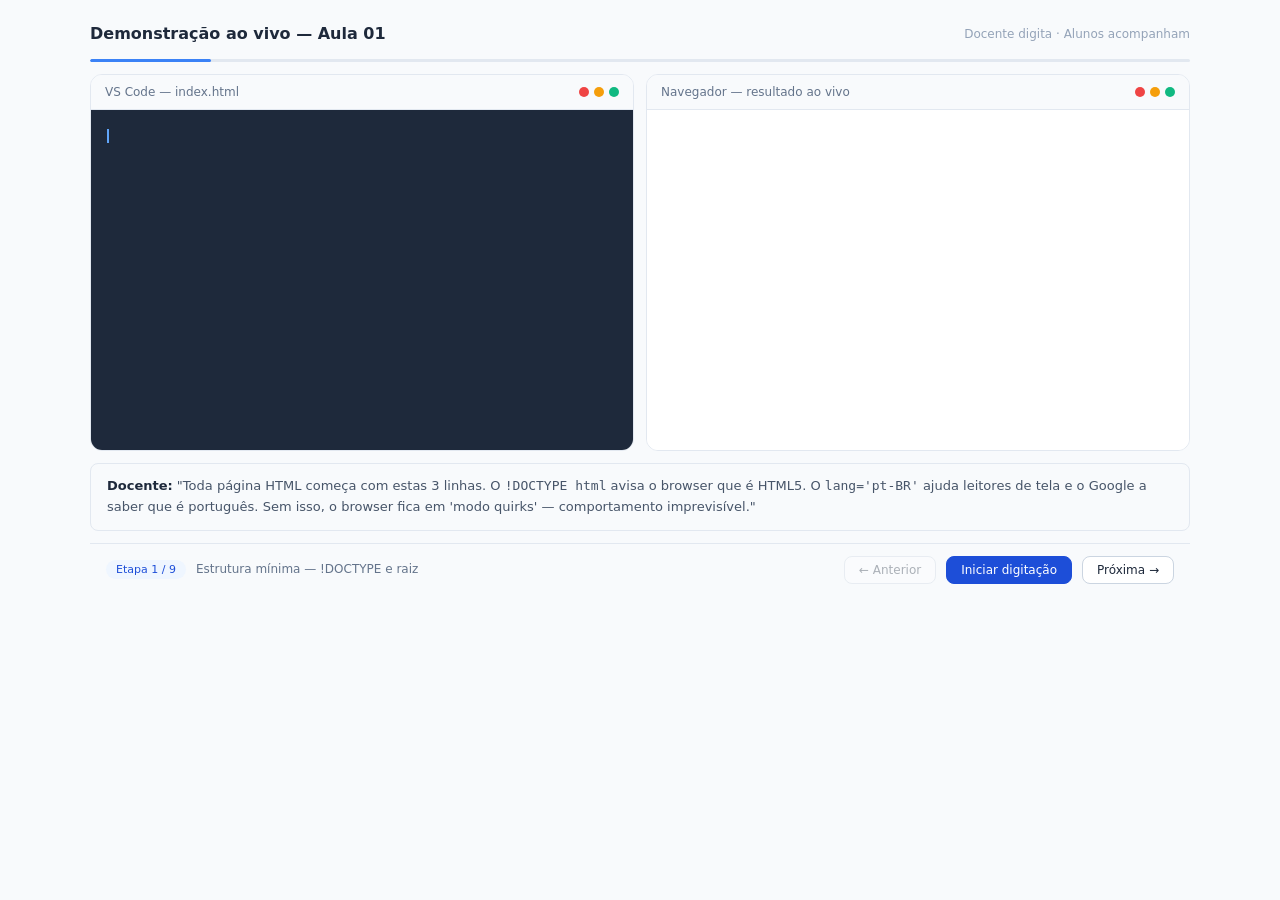
<file: plano-html-css-main/aula 01/03 - demo_ao_vivo_digitacao.html>
<!DOCTYPE html>
<html lang="pt-BR">
<head>
<meta charset="UTF-8">
<meta name="viewport" content="width=device-width, initial-scale=1.0">
<title>Demonstração ao vivo — Aula 01 HTML</title>
<style>
*{box-sizing:border-box;margin:0;padding:0}
body{font-family:system-ui,sans-serif;color:#1e293b;background:#f8fafc;min-height:100vh;padding:24px}

.demo-wrap{display:grid;grid-template-columns:1fr 1fr;gap:12px;max-width:1100px;margin:0 auto}

.panel{border:1px solid #e2e8f0;border-radius:12px;overflow:hidden;background:#fff}

.panel-hdr{display:flex;align-items:center;justify-content:space-between;padding:10px 14px;border-bottom:1px solid #e2e8f0;background:#f8fafc}
.panel-title{font-size:12px;font-weight:500;color:#64748b}
.dots-row{display:flex;gap:5px}
.dot{width:10px;height:10px;border-radius:50%}

.editor-body{background:#1E293B;min-height:340px;padding:16px;font-family:'Courier New',monospace;font-size:12px;line-height:1.75;color:#94A3B8;overflow:hidden;position:relative}
#code-output{white-space:pre-wrap;word-break:break-all}
.cursor{display:inline-block;width:2px;height:14px;background:#60A5FA;vertical-align:middle;animation:blink .9s step-end infinite}
@keyframes blink{0%,100%{opacity:1}50%{opacity:0}}

.preview-body{background:#ffffff;min-height:340px;padding:16px;overflow-y:auto}

.step-bar{padding:12px 16px;border-top:1px solid #e2e8f0;background:#f8fafc;display:flex;align-items:center;gap:10px;grid-column:1/-1}
.step-label{font-size:12px;color:#64748b;flex:1;line-height:1.4}
.step-badge{font-size:11px;font-weight:500;padding:3px 10px;border-radius:20px;white-space:nowrap;background:#eff6ff;color:#1d4ed8}
.ctrl-btn{font-size:12px;font-weight:500;padding:6px 14px;border-radius:8px;border:1px solid #cbd5e1;background:#ffffff;color:#1e293b;cursor:pointer;font-family:inherit;transition:background .15s;white-space:nowrap}
.ctrl-btn:hover{background:#f1f5f9}
.ctrl-btn.go{background:#1d4ed8;color:#fff;border-color:#1d4ed8}
.ctrl-btn.go:hover{background:#1e40af}
.ctrl-btn:disabled{opacity:.35;pointer-events:none}

.narr-box{grid-column:1/-1;border:1px solid #e2e8f0;border-radius:8px;padding:12px 16px;background:#f8fafc;font-size:13px;color:#475569;line-height:1.6;min-height:52px}
.narr-box strong{color:#1e293b;font-weight:600}

.prog-track{height:3px;background:#e2e8f0;border-radius:2px;grid-column:1/-1;overflow:hidden}
.prog-fill{height:100%;background:#3b82f6;border-radius:2px;transition:width .3s ease;width:0%}

.page-title{grid-column:1/-1;display:flex;align-items:center;justify-content:space-between;margin-bottom:4px}
.page-title h1{font-size:16px;font-weight:600;color:#1e293b}
.page-title p{font-size:12px;color:#94a3b8}

.k{color:#93C5FD}
.kv{color:#6EE7B7}
.a{color:#FDE68A}
.s{color:#FDA4AF}
.t{color:#E2E8F0}
.c{color:#475569;font-style:italic}

@media(max-width:700px){
  .demo-wrap{grid-template-columns:1fr}
  .panel:last-of-type{display:none}
}
</style>
</head>
<body>

<div class="demo-wrap">
  <div class="page-title">
    <h1>Demonstração ao vivo — Aula 01</h1>
    <p>Docente digita · Alunos acompanham</p>
  </div>

  <div class="prog-track"><div class="prog-fill" id="prog"></div></div>

  <div class="panel">
    <div class="panel-hdr">
      <span class="panel-title">VS Code — index.html</span>
      <div class="dots-row">
        <div class="dot" style="background:#ef4444"></div>
        <div class="dot" style="background:#f59e0b"></div>
        <div class="dot" style="background:#10b981"></div>
      </div>
    </div>
    <div class="editor-body"><span id="code-output"></span><span class="cursor" id="cur"></span></div>
  </div>

  <div class="panel">
    <div class="panel-hdr">
      <span class="panel-title">Navegador — resultado ao vivo</span>
      <div class="dots-row">
        <div class="dot" style="background:#ef4444"></div>
        <div class="dot" style="background:#f59e0b"></div>
        <div class="dot" style="background:#10b981"></div>
      </div>
    </div>
    <div class="preview-body" id="preview"></div>
  </div>

  <div class="narr-box" id="narr">Pronto para começar. Clique em <strong>Iniciar digitação</strong> para ver o docente construir a página do zero.</div>

  <div class="step-bar">
    <span class="step-badge" id="step-badge">Etapa 1 / 9</span>
    <span class="step-label" id="step-desc">Estrutura mínima do HTML5</span>
    <button class="ctrl-btn" id="btn-prev" onclick="prevStep()" disabled>&#8592; Anterior</button>
    <button class="ctrl-btn go" id="btn-play" onclick="playStep()">Iniciar digitação</button>
    <button class="ctrl-btn" id="btn-next" onclick="nextStep()" disabled>Próxima &#8594;</button>
  </div>
</div>

<script>
const STEPS = [
  {
    label: "Estrutura mínima — !DOCTYPE e raiz",
    narr: "<strong>Docente:</strong> \"Toda página HTML começa com estas 3 linhas. O <code>!DOCTYPE html</code> avisa o browser que é HTML5. O <code>lang='pt-BR'</code> ajuda leitores de tela e o Google a saber que é português. Sem isso, o browser fica em 'modo quirks' — comportamento imprevisível.\"",
    code: `<span class="c">&lt;!-- Aula 01 — Minha primeira página --&gt;</span>\n<span class="k">&lt;!DOCTYPE html&gt;</span>\n<span class="k">&lt;html</span> <span class="a">lang</span>=<span class="s">"pt-BR"</span><span class="k">&gt;</span>\n<span class="k">&lt;/html&gt;</span>`,
    preview: ``
  },
  {
    label: "Head — informações invisíveis",
    narr: "<strong>Docente:</strong> \"O <code>&lt;head&gt;</code> guarda o que o browser precisa saber, mas o usuário não vê. O <code>charset UTF-8</code> permite acentos e o ç. Sem ele você veria 'caf&#xFFFD;' em vez de 'café'. O <code>viewport</code> faz o site funcionar no celular.\"",
    code: `<span class="k">&lt;!DOCTYPE html&gt;</span>\n<span class="k">&lt;html</span> <span class="a">lang</span>=<span class="s">"pt-BR"</span><span class="k">&gt;</span>\n\n<span class="k">&lt;head&gt;</span>\n  <span class="k">&lt;meta</span> <span class="a">charset</span>=<span class="s">"UTF-8"</span><span class="k">&gt;</span>\n  <span class="k">&lt;meta</span> <span class="a">name</span>=<span class="s">"viewport"</span>\n        <span class="a">content</span>=<span class="s">"width=device-width, initial-scale=1.0"</span><span class="k">&gt;</span>\n  <span class="k">&lt;title&gt;</span><span class="t">Minha Página</span><span class="k">&lt;/title&gt;</span>\n<span class="k">&lt;/head&gt;</span>\n\n<span class="k">&lt;/html&gt;</span>`,
    preview: `<p style="font-size:12px;color:#94a3b8;font-style:italic">Nada visível ainda — o head é invisível para o usuário.</p>`
  },
  {
    label: "Header — cabeçalho semântico",
    narr: "<strong>Docente:</strong> \"Agora começa o <code>&lt;body&gt;</code> — tudo que o usuário vai ver. O <code>&lt;header&gt;</code> é o cabeçalho semântico. O <code>&lt;h1&gt;</code> é o título principal — só deve aparecer uma vez. Vejam como já aparece no preview à direita.\"",
    code: `<span class="k">&lt;!DOCTYPE html&gt;</span>\n<span class="k">&lt;html</span> <span class="a">lang</span>=<span class="s">"pt-BR"</span><span class="k">&gt;</span>\n<span class="k">&lt;head&gt;</span>\n  <span class="k">&lt;meta</span> <span class="a">charset</span>=<span class="s">"UTF-8"</span><span class="k">&gt;</span>\n  <span class="k">&lt;title&gt;</span><span class="t">Minha Página</span><span class="k">&lt;/title&gt;</span>\n<span class="k">&lt;/head&gt;</span>\n\n<span class="k">&lt;body&gt;</span>\n\n  <span class="k">&lt;header&gt;</span>\n    <span class="k">&lt;h1&gt;</span><span class="t">Profª. Karize Viecelli</span><span class="k">&lt;/h1&gt;</span>\n    <span class="k">&lt;p&gt;</span><span class="t">Docente de Desenvolvimento Sistemas — SENAI</span><span class="k">&lt;/p&gt;</span>\n  <span class="k">&lt;/header&gt;</span>\n\n<span class="k">&lt;/body&gt;</span>\n<span class="k">&lt;/html&gt;</span>`,
    preview: `<header style="border-bottom:2px solid #e2e8f0;padding-bottom:12px;margin-bottom:12px"><h1 style="font-size:22px;font-weight:600;margin-bottom:4px;font-family:system-ui">Profª. Karize Viecelli</h1><p style="font-size:14px;color:#64748b;font-family:system-ui">Docente de Desenvolvimento de Sistemas — SENAI</p></header>`
  },
  {
    label: "Nav — navegação entre páginas",
    narr: "<strong>Docente:</strong> \"O <code>&lt;nav&gt;</code> é a tag semântica para navegação. Os links usam <code>&lt;a href&gt;</code>. Notem o <code>sobre.html</code> e <code>contato.html</code> — páginas que criaremos nas aulas seguintes. Por enquanto os links existem mas as páginas ainda não.\"",
    code: `<span class="k">&lt;body&gt;</span>\n\n  <span class="k">&lt;header&gt;</span>\n    <span class="k">&lt;h1&gt;</span><span class="t">Profª. Karize Viecelli</span><span class="k">&lt;/h1&gt;</span>\n    <span class="k">&lt;p&gt;</span><span class="t">Docente de Desenvolvimento de Sistemas</span><span class="k">&lt;/p&gt;</span>\n  <span class="k">&lt;/header&gt;</span>\n\n  <span class="k">&lt;nav&gt;</span>\n    <span class="k">&lt;a</span> <span class="a">href</span>=<span class="s">"index.html"</span><span class="k">&gt;</span><span class="t">Início</span><span class="k">&lt;/a&gt;</span>\n    <span class="k">&lt;a</span> <span class="a">href</span>=<span class="s">"sobre.html"</span><span class="k">&gt;</span><span class="t">Sobre</span><span class="k">&lt;/a&gt;</span>\n    <span class="k">&lt;a</span> <span class="a">href</span>=<span class="s">"contato.html"</span><span class="k">&gt;</span><span class="t">Contato</span><span class="k">&lt;/a&gt;</span>\n  <span class="k">&lt;/nav&gt;</span>\n\n<span class="k">&lt;/body&gt;</span>`,
    preview: `<header style="border-bottom:2px solid #e2e8f0;padding-bottom:12px;margin-bottom:8px;font-family:system-ui"><h1 style="font-size:22px;font-weight:600;margin-bottom:4px">Profª. Karize Viecelli</h1><p style="font-size:14px;color:#64748b">Docente de Desenvolvimento de Sistemas</p></header><nav style="display:flex;gap:16px;padding:8px 0;border-bottom:1px solid #e2e8f0;margin-bottom:12px;font-family:system-ui"><a href="#" style="color:#2563eb;font-size:14px;font-weight:500;text-decoration:none">Início</a><a href="#" style="color:#2563eb;font-size:14px;font-weight:500;text-decoration:none">Sobre</a><a href="#" style="color:#2563eb;font-size:14px;font-weight:500;text-decoration:none">Contato</a></nav>`
  },
  {
    label: "Main + section — conteúdo principal",
    narr: "<strong>Docente:</strong> \"O <code>&lt;main&gt;</code> envolve o conteúdo principal — só um por página. Dentro uso <code>&lt;section&gt;</code> para agrupar conteúdo relacionado. O <code>&lt;h2&gt;</code> vem depois do <code>&lt;h1&gt;</code> — nunca pulo nível só por questão visual.\"",
    code: `  <span class="k">&lt;main&gt;</span>\n\n    <span class="k">&lt;section&gt;</span>\n      <span class="k">&lt;h2&gt;</span><span class="t">Sobre mim</span><span class="k">&lt;/h2&gt;</span>\n      <span class="k">&lt;p&gt;</span><span class="t">Sou docente de desenvolvimento de Sistemas\n      há 5 anos no SENAI. Apaixonado\n      por tecnologia e educação.</span><span class="k">&lt;/p&gt;</span>\n      <span class="k">&lt;p&gt;</span><span class="t">Nesta aula vocês vão aprender\n      a criar páginas web do zero!</span><span class="k">&lt;/p&gt;</span>\n    <span class="k">&lt;/section&gt;</span>\n\n  <span class="k">&lt;/main&gt;</span>`,
    preview: `<header style="border-bottom:2px solid #e2e8f0;padding-bottom:10px;margin-bottom:8px;font-family:system-ui"><h1 style="font-size:20px;font-weight:600;margin-bottom:3px">Profª. Karize Viecelli</h1><p style="font-size:13px;color:#64748b">Docente de Desenvolvimento de Sistemas</p></header><nav style="display:flex;gap:14px;padding:6px 0;border-bottom:1px solid #e2e8f0;margin-bottom:10px;font-family:system-ui"><a href="#" style="color:#2563eb;font-size:13px;text-decoration:none">Início</a><a href="#" style="color:#2563eb;font-size:13px;text-decoration:none">Sobre</a><a href="#" style="color:#2563eb;font-size:13px;text-decoration:none">Contato</a></nav><main style="font-family:system-ui"><section><h2 style="font-size:16px;font-weight:600;margin-bottom:8px">Sobre mim</h2><p style="font-size:13px;color:#475569;margin-bottom:8px;line-height:1.6">Sou docente de desenvolvimento de Sistemas há 5 anos no SENAI. Apaixonada por tecnologia e educação.</p><p style="font-size:13px;color:#475569;line-height:1.6">Nesta aula vocês vão aprender a criar páginas web do zero!</p></section></main>`
  },
  {
    label: "Lista não-ordenada — ul e li",
    narr: "<strong>Docente:</strong> \"Para listas sem ordem específica uso <code>&lt;ul&gt;</code>. Cada item é um <code>&lt;li&gt;</code>. O browser já coloca o marcador automaticamente. Para uma lista numerada seria <code>&lt;ol&gt;</code> — usaremos no desafio de vocês.\"",
    code: `    <span class="k">&lt;section&gt;</span>\n      <span class="k">&lt;h2&gt;</span><span class="t">Tecnologias que uso</span><span class="k">&lt;/h2&gt;</span>\n      <span class="k">&lt;ul&gt;</span>\n        <span class="k">&lt;li&gt;</span><span class="t">HTML5 — estrutura</span><span class="k">&lt;/li&gt;</span>\n        <span class="k">&lt;li&gt;</span><span class="t">CSS3 — estilo</span><span class="k">&lt;/li&gt;</span>\n        <span class="k">&lt;li&gt;</span><span class="t">JavaScript — interatividade</span><span class="k">&lt;/li&gt;</span>\n        <span class="k">&lt;li&gt;</span><span class="t">Git — controle de versão</span><span class="k">&lt;/li&gt;</span>\n      <span class="k">&lt;/ul&gt;</span>\n    <span class="k">&lt;/section&gt;</span>`,
    preview: `<div style="font-family:system-ui"><header style="border-bottom:2px solid #e2e8f0;padding-bottom:10px;margin-bottom:8px"><h1 style="font-size:20px;font-weight:600;margin-bottom:3px">Profª Karize Viecelli</h1><p style="font-size:13px;color:#64748b">Docente de Desenvolvimento de Sistemas</p></header><nav style="display:flex;gap:14px;padding:6px 0;border-bottom:1px solid #e2e8f0;margin-bottom:10px"><a href="#" style="color:#2563eb;font-size:13px;text-decoration:none">Início</a><a href="#" style="color:#2563eb;font-size:13px;text-decoration:none">Sobre</a><a href="#" style="color:#2563eb;font-size:13px;text-decoration:none">Contato</a></nav><main><section style="margin-bottom:14px"><h2 style="font-size:15px;font-weight:600;margin-bottom:8px">Sobre mim</h2><p style="font-size:13px;color:#475569;line-height:1.6">Sou docente de desenvolvimento de Sistemas há 5 anos no SENAI.</p></section><section><h2 style="font-size:15px;font-weight:600;margin-bottom:8px">Tecnologias que uso</h2><ul style="font-size:13px;color:#475569;padding-left:20px;line-height:1.9"><li>HTML5 — estrutura</li><li>CSS3 — estilo</li><li>JavaScript — interatividade</li><li>Git — controle de versão</li></ul></section></main></div>`
  },
  {
    label: "Link externo — target e rel",
    narr: "<strong>Docente:</strong> \"Este link abre o GitHub em nova aba. Dois atributos importantes: <code>target='_blank'</code> abre nova aba, <code>rel='noopener'</code> é segurança — sem ele o site destino consegue acessar nossa página. Sempre use os dois juntos.\"",
    code: `    <span class="k">&lt;section&gt;</span>\n      <span class="k">&lt;h2&gt;</span><span class="t">Meus links</span><span class="k">&lt;/h2&gt;</span>\n      <span class="k">&lt;p&gt;</span>\n        Veja meus projetos no\n        <span class="k">&lt;a</span>\n          <span class="a">href</span>=<span class="s">"https://github.com"</span>\n          <span class="a">target</span>=<span class="s">"_blank"</span>\n          <span class="a">rel</span>=<span class="s">"noopener"</span><span class="k">&gt;</span>\n          <span class="t">GitHub</span>\n        <span class="k">&lt;/a&gt;</span>\n      <span class="k">&lt;/p&gt;</span>\n    <span class="k">&lt;/section&gt;</span>`,
    preview: `<div style="font-family:system-ui"><header style="border-bottom:2px solid #e2e8f0;padding-bottom:10px;margin-bottom:8px"><h1 style="font-size:20px;font-weight:600;margin-bottom:3px">Profª Karize Viecelli</h1><p style="font-size:13px;color:#64748b">Docente de Desenvolvimento de Sistemas</p></header><nav style="display:flex;gap:14px;padding:6px 0;border-bottom:1px solid #e2e8f0;margin-bottom:10px"><a href="#" style="color:#2563eb;font-size:13px;text-decoration:none">Início</a><a href="#" style="color:#2563eb;font-size:13px;text-decoration:none">Sobre</a><a href="#" style="color:#2563eb;font-size:13px;text-decoration:none">Contato</a></nav><main><section style="margin-bottom:14px"><h2 style="font-size:15px;font-weight:600;margin-bottom:8px">Sobre mim</h2><p style="font-size:13px;color:#475569;line-height:1.6">Sou docente de desenvolvimento web há 5 anos no SENAI.</p></section><section style="margin-bottom:14px"><h2 style="font-size:15px;font-weight:600;margin-bottom:8px">Tecnologias que uso</h2><ul style="font-size:13px;color:#475569;padding-left:20px;line-height:1.9"><li>HTML5</li><li>CSS3</li><li>JavaScript</li><li>Git</li></ul></section><section><h2 style="font-size:15px;font-weight:600;margin-bottom:8px">Meus links</h2><p style="font-size:13px;color:#475569">Veja meus projetos no <a href="https://github.com" target="_blank" rel="noopener" style="color:#2563eb">GitHub</a></p></section></main></div>`
  },
  {
    label: "Comentários no código",
    narr: "<strong>Docente:</strong> \"Comentários são notas para quem lê o código — o browser ignora. Uso <code>&lt;!-- --&gt;</code> para marcar cada seção. É uma boa prática profissional: código bem comentado economiza horas de trabalho no futuro.\"",
    code: `<span class="k">&lt;body&gt;</span>\n\n  <span class="c">&lt;!-- ===== CABEÇALHO ===== --&gt;</span>\n  <span class="k">&lt;header&gt;</span> ... <span class="k">&lt;/header&gt;</span>\n\n  <span class="c">&lt;!-- ===== NAVEGAÇÃO ===== --&gt;</span>\n  <span class="k">&lt;nav&gt;</span> ... <span class="k">&lt;/nav&gt;</span>\n\n  <span class="c">&lt;!-- ===== CONTEÚDO PRINCIPAL ===== --&gt;</span>\n  <span class="k">&lt;main&gt;</span>\n    <span class="c">&lt;!-- Seção sobre mim --&gt;</span>\n    <span class="k">&lt;section&gt;</span> ... <span class="k">&lt;/section&gt;</span>\n  <span class="k">&lt;/main&gt;</span>\n\n  <span class="c">&lt;!-- ===== RODAPÉ ===== --&gt;</span>\n  <span class="k">&lt;footer&gt;</span> ... <span class="k">&lt;/footer&gt;</span>\n\n<span class="k">&lt;/body&gt;</span>`,
    preview: `<div style="font-family:system-ui"><div style="background:#f1f5f9;border-radius:8px;padding:12px 14px;font-size:12px;color:#64748b;font-family:monospace;line-height:1.9"><span style="color:#94a3b8">&lt;!-- Comentários ficam acinzentados no editor --&gt;</span><br><span style="color:#94a3b8">&lt;!-- O browser ignora completamente --&gt;</span><br><span style="color:#94a3b8">&lt;!-- Mas o desenvolvedor vê e entende a estrutura --&gt;</span></div><p style="font-size:12px;color:#94a3b8;margin-top:10px;font-style:italic">Os comentários não aparecem na página final — só no código-fonte.</p></div>`
  },
  {
    label: "Footer — rodapé e resultado final",
    narr: "<strong>Docente:</strong> \"O <code>&lt;footer&gt;</code> fecha a página semanticamente. A entidade <code>&amp;copy;</code> gera o símbolo ©. Vejam o resultado à direita — isso é uma página HTML5 completa, semântica e válida. Agora é a vez de vocês!\"",
    code: `<span class="k">&lt;!DOCTYPE html&gt;</span>\n<span class="k">&lt;html</span> <span class="a">lang</span>=<span class="s">"pt-BR"</span><span class="k">&gt;</span>\n<span class="k">&lt;head&gt;</span>\n  <span class="k">&lt;meta</span> <span class="a">charset</span>=<span class="s">"UTF-8"</span><span class="k">&gt;</span>\n  <span class="k">&lt;title&gt;</span><span class="t">Profª. Karize Viecelli</span><span class="k">&lt;/title&gt;</span>\n<span class="k">&lt;/head&gt;</span>\n<span class="k">&lt;body&gt;</span>\n  <span class="c">&lt;!-- CABEÇALHO --&gt;</span>\n  <span class="k">&lt;header&gt;</span>\n    <span class="k">&lt;h1&gt;</span><span class="t">Profª Karize Viecelli</span><span class="k">&lt;/h1&gt;</span>\n    <span class="k">&lt;p&gt;</span><span class="t">Docente de Desenvolvimento Web</span><span class="k">&lt;/p&gt;</span>\n  <span class="k">&lt;/header&gt;</span>\n  <span class="c">&lt;!-- NAVEGAÇÃO --&gt;</span>\n  <span class="k">&lt;nav&gt;</span>\n    <span class="k">&lt;a</span> <span class="a">href</span>=<span class="s">"index.html"</span><span class="k">&gt;</span><span class="t">Início</span><span class="k">&lt;/a&gt;</span>\n    <span class="k">&lt;a</span> <span class="a">href</span>=<span class="s">"sobre.html"</span><span class="k">&gt;</span><span class="t">Sobre</span><span class="k">&lt;/a&gt;</span>\n  <span class="k">&lt;/nav&gt;</span>\n  <span class="c">&lt;!-- CONTEÚDO --&gt;</span>\n  <span class="k">&lt;main&gt;</span>\n    <span class="k">&lt;section&gt;</span>\n      <span class="k">&lt;h2&gt;</span><span class="t">Sobre mim</span><span class="k">&lt;/h2&gt;</span>\n      <span class="k">&lt;p&gt;</span><span class="t">Docente apaixonado por web!</span><span class="k">&lt;/p&gt;</span>\n    <span class="k">&lt;/section&gt;</span>\n  <span class="k">&lt;/main&gt;</span>\n  <span class="c">&lt;!-- RODAPÉ --&gt;</span>\n  <span class="k">&lt;footer&gt;</span>\n    <span class="k">&lt;p&gt;</span><span class="t">&amp;copy; 2025 Profª Karize Viecelli</span><span class="k">&lt;/p&gt;</span>\n  <span class="k">&lt;/footer&gt;</span>\n<span class="k">&lt;/body&gt;</span>\n<span class="k">&lt;/html&gt;</span>`,
    preview: `<div style="border:1px solid #e2e8f0;border-radius:8px;overflow:hidden;font-size:13px;font-family:system-ui"><header style="background:#eff6ff;padding:14px 16px;border-bottom:1px solid #e2e8f0"><h1 style="font-size:17px;font-weight:600;margin-bottom:3px;color:#1e293b">Profª Karize Viecelli</h1><p style="color:#64748b;font-size:12px">Docente de Desenvolvimento de Sistemas</p></header><nav style="background:#f8fafc;padding:8px 16px;border-bottom:1px solid #e2e8f0;display:flex;gap:14px"><a href="#" style="color:#2563eb;font-size:12px;text-decoration:none;font-weight:500">Início</a><a href="#" style="color:#2563eb;font-size:12px;text-decoration:none;font-weight:500">Sobre</a></nav><main style="padding:14px 16px"><h2 style="font-size:14px;font-weight:600;margin-bottom:6px;color:#1e293b">Sobre mim</h2><p style="color:#64748b;font-size:12px;line-height:1.6">Docente apaixonada por web!</p></main><footer style="background:#f8fafc;padding:10px 16px;border-top:1px solid #e2e8f0;font-size:11px;color:#94a3b8">© 2025 Profª Karize Viecelli</footer></div>`
  }
];

let cur=0, typing=false, typeTimer=null;

function render(){
  const s=STEPS[cur];
  document.getElementById('step-badge').textContent=`Etapa ${cur+1} / ${STEPS.length}`;
  document.getElementById('step-desc').textContent=s.label;
  document.getElementById('prog').style.width=`${Math.round(((cur+1)/STEPS.length)*100)}%`;
  document.getElementById('btn-prev').disabled=cur===0;
  document.getElementById('btn-next').disabled=cur===STEPS.length-1;
  document.getElementById('narr').innerHTML=s.narr;
  document.getElementById('preview').innerHTML=s.preview||'';
}

function showCode(s){
  document.getElementById('code-output').innerHTML=s.code;
}

function playStep(){
  if(typing)return;
  typing=true;
  const s=STEPS[cur];
  const out=document.getElementById('code-output');
  out.innerHTML='';
  document.getElementById('btn-play').disabled=true;
  document.getElementById('btn-prev').disabled=true;
  document.getElementById('btn-next').disabled=true;

  const full=s.code;
  const stripped=full.replace(/<[^>]+>/g,'');
  const htmlParts=[];
  let i=0,pos=0;
  while(i<full.length){
    if(full[i]==='<'){
      const end=full.indexOf('>',i);
      if(end!==-1){htmlParts.push({type:'tag',val:full.slice(i,end+1),pos});i=end+1;continue;}
    }
    htmlParts.push({type:'char',val:full[i],pos,ch:stripped[pos]||''});
    pos++;i++;
  }

  let pi=0;
  function tick(){
    if(pi>=htmlParts.length){
      typing=false;
      document.getElementById('btn-play').textContent='Rever';
      document.getElementById('btn-play').disabled=false;
      document.getElementById('btn-next').disabled=cur===STEPS.length-1;
      document.getElementById('btn-prev').disabled=false;
      return;
    }
    const p=htmlParts[pi];
    if(p.type==='tag'){out.innerHTML+=p.val;pi++;tick();return;}
    out.innerHTML+=p.val;
    pi++;
    const delay=p.ch==='\n'?60:p.ch===' '?20:Math.random()*25+18;
    typeTimer=setTimeout(tick,delay);
  }
  tick();
}

function nextStep(){
  if(typing){clearTimeout(typeTimer);typing=false;}
  cur=Math.min(cur+1,STEPS.length-1);
  render();
  showCode(STEPS[cur]);
  document.getElementById('btn-play').textContent='Rever';
  document.getElementById('btn-play').disabled=false;
}

function prevStep(){
  if(typing){clearTimeout(typeTimer);typing=false;}
  cur=Math.max(cur-1,0);
  render();
  showCode(STEPS[cur]);
  document.getElementById('btn-play').textContent='Rever';
  document.getElementById('btn-play').disabled=false;
}

render();
document.getElementById('code-output').innerHTML='';
document.getElementById('btn-play').textContent='Iniciar digitação';
</script>
</body>
</html>
</file>
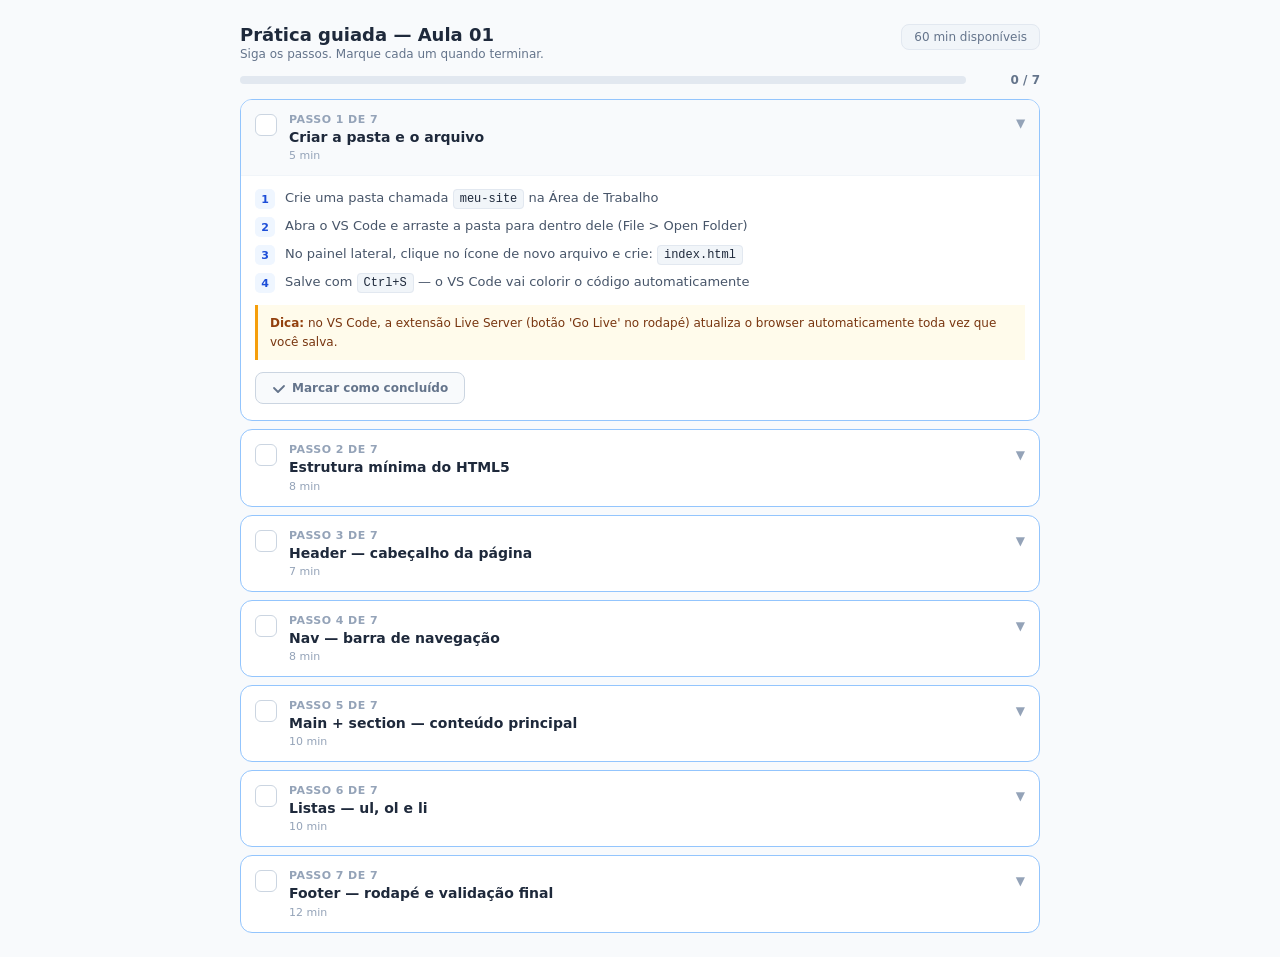
<file: plano-html-css-main/aula 01/04 - pratica_guiada_alunos.html>
<!DOCTYPE html>
<html lang="pt-BR">
<head>
<meta charset="UTF-8">
<meta name="viewport" content="width=device-width, initial-scale=1.0">
<title>Prática Guiada — Aula 01 HTML</title>
<style>
*{box-sizing:border-box;margin:0;padding:0}
body{font-family:system-ui,sans-serif;color:#1e293b;background:#f8fafc;min-height:100vh;padding:24px}

.pg-wrap{max-width:800px;margin:0 auto;display:flex;flex-direction:column;gap:12px}

.pg-header{display:flex;align-items:flex-start;justify-content:space-between;flex-wrap:wrap;gap:10px}
.pg-title{font-size:18px;font-weight:600;color:#1e293b}
.pg-meta{font-size:12px;color:#64748b;margin-top:2px}
.pg-time{font-size:12px;font-weight:500;color:#64748b;background:#f1f5f9;border:1px solid #e2e8f0;padding:5px 12px;border-radius:8px}

.prog-row{display:flex;align-items:center;gap:10px}
.prog-bg{flex:1;height:8px;background:#e2e8f0;border-radius:4px;overflow:hidden}
.prog-fg{height:100%;background:#22c55e;border-radius:4px;transition:width .4s ease;width:0%}
.prog-txt{font-size:12px;font-weight:600;color:#64748b;min-width:64px;text-align:right}

.steps-list{display:flex;flex-direction:column;gap:8px}

.step-card{border:1px solid #e2e8f0;border-radius:12px;overflow:hidden;background:#fff;transition:border-color .2s}
.step-card.done{border-color:#86efac}
.step-card.active{border-color:#93c5fd}

.step-head{display:flex;align-items:flex-start;gap:12px;padding:13px 14px;cursor:pointer;user-select:none;transition:background .15s}
.step-head:hover{background:#f8fafc}
.step-card.open .step-head{background:#f8fafc}

.step-check{width:22px;height:22px;border-radius:6px;border:1.5px solid #cbd5e1;display:flex;align-items:center;justify-content:center;flex-shrink:0;margin-top:1px;transition:all .18s;cursor:pointer;background:#fff}
.step-check:hover{border-color:#3b82f6;background:#eff6ff}
.step-check.done{background:#22c55e;border-color:#22c55e}
.step-check svg{display:none}
.step-check.done svg{display:block}

.step-info{flex:1;min-width:0}
.step-num{font-size:11px;font-weight:600;color:#94a3b8;margin-bottom:2px;text-transform:uppercase;letter-spacing:.04em}
.step-ttl{font-size:14px;font-weight:600;color:#1e293b;line-height:1.3}
.step-time{font-size:11px;color:#94a3b8;margin-top:3px}

.chevron{color:#94a3b8;font-size:12px;margin-top:5px;transition:transform .22s;flex-shrink:0}
.step-card.open .chevron{transform:rotate(180deg)}

.step-body{max-height:0;overflow:hidden;transition:max-height .35s ease}
.step-card.open .step-body{max-height:1200px}
.step-body-inner{padding:0 14px 16px;border-top:1px solid #f1f5f9}

.instr-list{display:flex;flex-direction:column;gap:7px;margin:12px 0}
.instr-item{display:flex;gap:10px;font-size:13px;color:#475569;line-height:1.55;align-items:flex-start}
.instr-n{width:20px;height:20px;min-width:20px;border-radius:5px;background:#eff6ff;color:#1d4ed8;font-size:11px;font-weight:600;display:flex;align-items:center;justify-content:center;margin-top:1px}

code{font-family:'Courier New',monospace;font-size:12px;background:#f1f5f9;padding:2px 6px;border-radius:4px;border:1px solid #e2e8f0;color:#1e293b}

.code-block{background:#1e293b;border-radius:8px;padding:14px 16px;font-family:'Courier New',monospace;font-size:12px;line-height:1.8;color:#94a3b8;margin:10px 0;overflow-x:auto;white-space:pre}
.k{color:#93c5fd}.a{color:#fde68a}.s{color:#fda4af}.t{color:#e2e8f0}.c{color:#475569;font-style:italic}

.tip{background:#fffbeb;border-left:3px solid #f59e0b;padding:9px 12px;font-size:12px;color:#78350f;line-height:1.55;margin-top:8px}
.tip strong{color:#92400e;font-weight:600}

.mark-btn{display:inline-flex;align-items:center;gap:6px;background:#f8fafc;border:1px solid #cbd5e1;color:#64748b;padding:8px 16px;border-radius:8px;font-size:12px;font-weight:600;cursor:pointer;font-family:inherit;transition:all .18s;margin-top:12px}
.mark-btn:hover{background:#f0fdf4;color:#15803d;border-color:#86efac}
.mark-btn.done-btn{background:#f0fdf4;color:#15803d;border-color:#86efac;pointer-events:none}

.success-banner{background:#f0fdf4;border:1px solid #86efac;border-radius:12px;padding:20px;text-align:center;display:none}
.success-banner.show{display:block}
.success-banner h3{font-size:16px;font-weight:600;color:#15803d;margin-bottom:6px}
.success-banner p{font-size:13px;color:#475569}

a{color:#2563eb}
</style>
</head>
<body>

<div class="pg-wrap">

  <div class="pg-header">
    <div>
      <div class="pg-title">Prática guiada — Aula 01</div>
      <div class="pg-meta">Siga os passos. Marque cada um quando terminar.</div>
    </div>
    <span class="pg-time">60 min disponíveis</span>
  </div>

  <div class="prog-row">
    <div class="prog-bg"><div class="prog-fg" id="pfg"></div></div>
    <div class="prog-txt" id="ptxt">0 / 7</div>
  </div>

  <div class="steps-list" id="steps-list"></div>

  <div class="success-banner" id="success">
    <h3>Parabéns! Você completou todos os passos.</h3>
    <p>Sua página HTML5 está pronta e semanticamente correta. Agora é hora do desafio autônomo!</p>
  </div>

</div>

<script>
const STEPS = [
  {
    title: "Criar a pasta e o arquivo",
    time: "5 min",
    instrs: [
      "Crie uma pasta chamada <code>meu-site</code> na Área de Trabalho",
      "Abra o VS Code e arraste a pasta para dentro dele (File &gt; Open Folder)",
      "No painel lateral, clique no ícone de novo arquivo e crie: <code>index.html</code>",
      "Salve com <code>Ctrl+S</code> — o VS Code vai colorir o código automaticamente"
    ],
    code: "",
    tip: "<strong>Dica:</strong> no VS Code, a extensão Live Server (botão 'Go Live' no rodapé) atualiza o browser automaticamente toda vez que você salva."
  },
  {
    title: "Estrutura mínima do HTML5",
    time: "8 min",
    instrs: [
      "Digite <code>!</code> e pressione <code>Tab</code> — o VS Code gera a estrutura automaticamente!",
      "Verifique se o <code>lang</code> está como <code>pt-BR</code> (mude se necessário)",
      "Altere o conteúdo do <code>&lt;title&gt;</code> para seu nome",
      "Salve e abra no browser: o título aparece na aba"
    ],
    code: `<span class="k">&lt;!DOCTYPE html&gt;</span>
<span class="k">&lt;html</span> <span class="a">lang</span>=<span class="s">"pt-BR"</span><span class="k">&gt;</span>
<span class="k">&lt;head&gt;</span>
  <span class="k">&lt;meta</span> <span class="a">charset</span>=<span class="s">"UTF-8"</span><span class="k">&gt;</span>
  <span class="k">&lt;meta</span> <span class="a">name</span>=<span class="s">"viewport"</span> <span class="a">content</span>=<span class="s">"width=device-width, initial-scale=1.0"</span><span class="k">&gt;</span>
  <span class="k">&lt;title&gt;</span><span class="t">Seu Nome Aqui</span><span class="k">&lt;/title&gt;</span>
<span class="k">&lt;/head&gt;</span>
<span class="k">&lt;body&gt;</span>

<span class="k">&lt;/body&gt;</span>
<span class="k">&lt;/html&gt;</span>`,
    tip: "<strong>Atalho VS Code:</strong> <code>!</code> + Tab gera o esqueleto completo. Economiza tempo e evita erros de digitação."
  },
  {
    title: "Header — cabeçalho da página",
    time: "7 min",
    instrs: [
      "Dentro do <code>&lt;body&gt;</code>, adicione um comentário: <code>&lt;!-- CABEÇALHO --&gt;</code>",
      "Crie a tag <code>&lt;header&gt;</code> com seu nome dentro de um <code>&lt;h1&gt;</code>",
      "Abaixo do <code>&lt;h1&gt;</code>, adicione um <code>&lt;p&gt;</code> com sua área de interesse",
      "Salve e veja o resultado no browser — o h1 aparece grande"
    ],
    code: `  <span class="c">&lt;!-- CABEÇALHO --&gt;</span>
  <span class="k">&lt;header&gt;</span>
    <span class="k">&lt;h1&gt;</span><span class="t">Seu Nome</span><span class="k">&lt;/h1&gt;</span>
    <span class="k">&lt;p&gt;</span><span class="t">Estudante de Desenvolvimento de Sistemas — SENAI</span><span class="k">&lt;/p&gt;</span>
  <span class="k">&lt;/header&gt;</span>`,
    tip: "<strong>Lembre:</strong> o h1 é único por página. Representa o título principal — como o título de um livro."
  },
  {
    title: "Nav — barra de navegação",
    time: "8 min",
    instrs: [
      "Após o <code>&lt;/header&gt;</code>, adicione o comentário <code>&lt;!-- NAVEGAÇÃO --&gt;</code>",
      "Crie a tag <code>&lt;nav&gt;</code> com 3 links: Início, Sobre, Contato",
      "Use <code>href='index.html'</code>, <code>href='sobre.html'</code>, <code>href='contato.html'</code>",
      "Salve — os links ficam azuis e clicáveis (as páginas ainda não existem, mas os links sim)"
    ],
    code: `  <span class="c">&lt;!-- NAVEGAÇÃO --&gt;</span>
  <span class="k">&lt;nav&gt;</span>
    <span class="k">&lt;a</span> <span class="a">href</span>=<span class="s">"index.html"</span><span class="k">&gt;</span><span class="t">Início</span><span class="k">&lt;/a&gt;</span>
    <span class="k">&lt;a</span> <span class="a">href</span>=<span class="s">"sobre.html"</span><span class="k">&gt;</span><span class="t">Sobre</span><span class="k">&lt;/a&gt;</span>
    <span class="k">&lt;a</span> <span class="a">href</span>=<span class="s">"contato.html"</span><span class="k">&gt;</span><span class="t">Contato</span><span class="k">&lt;/a&gt;</span>
  <span class="k">&lt;/nav&gt;</span>`,
    tip: "<strong>Por enquanto</strong> os links aparecem sem estilo diferenciado — isso muda na Aula 02 quando aprendermos CSS."
  },
  {
    title: "Main + section — conteúdo principal",
    time: "10 min",
    instrs: [
      "Adicione <code>&lt;!-- CONTEÚDO PRINCIPAL --&gt;</code> e a tag <code>&lt;main&gt;</code>",
      "Dentro do <code>&lt;main&gt;</code>, crie uma <code>&lt;section&gt;</code> com <code>&lt;h2&gt;Sobre mim&lt;/h2&gt;</code>",
      "Escreva pelo menos 2 parágrafos reais sobre você (não deixe texto de exemplo!)",
      "Crie uma segunda <code>&lt;section&gt;</code> com <code>&lt;h2&gt;</code> de outro assunto"
    ],
    code: `  <span class="c">&lt;!-- CONTEÚDO PRINCIPAL --&gt;</span>
  <span class="k">&lt;main&gt;</span>

    <span class="k">&lt;section&gt;</span>
      <span class="k">&lt;h2&gt;</span><span class="t">Sobre mim</span><span class="k">&lt;/h2&gt;</span>
      <span class="k">&lt;p&gt;</span><span class="t">Escreva aqui sobre você — quem é,
      o que gosta, por que escolheu TI...</span><span class="k">&lt;/p&gt;</span>
      <span class="k">&lt;p&gt;</span><span class="t">Segundo parágrafo com mais detalhes.</span><span class="k">&lt;/p&gt;</span>
    <span class="k">&lt;/section&gt;</span>

  <span class="k">&lt;/main&gt;</span>`,
    tip: "<strong>Hierarquia:</strong> só 1 h1 por página. Seções usam h2. Subseções usariam h3. Nunca pule nível por questões visuais — use CSS para isso."
  },
  {
    title: "Listas — ul, ol e li",
    time: "10 min",
    instrs: [
      "Dentro de uma <code>&lt;section&gt;</code>, crie uma lista <code>&lt;ul&gt;</code> com 5 itens sobre você",
      "Em outra seção, crie uma lista <code>&lt;ol&gt;</code> com 3 passos para acessar um site",
      "Cada item usa a tag <code>&lt;li&gt;</code> dentro do <code>&lt;ul&gt;</code> ou <code>&lt;ol&gt;</code>",
      "Salve e compare: a <code>&lt;ul&gt;</code> mostra bolinhas, a <code>&lt;ol&gt;</code> mostra números"
    ],
    code: `    <span class="k">&lt;section&gt;</span>
      <span class="k">&lt;h2&gt;</span><span class="t">5 coisas sobre mim</span><span class="k">&lt;/h2&gt;</span>
      <span class="k">&lt;ul&gt;</span>
        <span class="k">&lt;li&gt;</span><span class="t">Gosto de tecnologia</span><span class="k">&lt;/li&gt;</span>
        <span class="k">&lt;li&gt;</span><span class="t">Aprendo HTML no SENAI</span><span class="k">&lt;/li&gt;</span>
        <span class="k">&lt;li&gt;</span><span class="t">...</span><span class="k">&lt;/li&gt;</span>
      <span class="k">&lt;/ul&gt;</span>
    <span class="k">&lt;/section&gt;</span>

    <span class="k">&lt;section&gt;</span>
      <span class="k">&lt;h2&gt;</span><span class="t">Como acessar o GitHub</span><span class="k">&lt;/h2&gt;</span>
      <span class="k">&lt;ol&gt;</span>
        <span class="k">&lt;li&gt;</span><span class="t">Abra o browser</span><span class="k">&lt;/li&gt;</span>
        <span class="k">&lt;li&gt;</span><span class="t">Digite github.com</span><span class="k">&lt;/li&gt;</span>
        <span class="k">&lt;li&gt;</span><span class="t">Crie sua conta grátis</span><span class="k">&lt;/li&gt;</span>
      <span class="k">&lt;/ol&gt;</span>
    <span class="k">&lt;/section&gt;</span>`,
    tip: "<strong>Regra prática:</strong> ul = itens sem ordem (lista de compras, características). ol = itens com ordem obrigatória (passos, ranking)."
  },
  {
    title: "Footer — rodapé e validação final",
    time: "12 min",
    instrs: [
      "Após o <code>&lt;/main&gt;</code>, adicione <code>&lt;!-- RODAPÉ --&gt;</code> e a tag <code>&lt;footer&gt;</code>",
      "Dentro coloque: <code>&lt;p&gt;&amp;copy; 2025 Seu Nome&lt;/p&gt;</code> — o <code>&amp;copy;</code> vira ©",
      "Acesse <a href='https://validator.w3.org/#validate_by_input' target='_blank'>validator.w3.org</a>, cole seu HTML e clique em Check",
      "Corrija todos os erros apontados — o documento deve ficar verde"
    ],
    code: `  <span class="c">&lt;!-- RODAPÉ --&gt;</span>
  <span class="k">&lt;footer&gt;</span>
    <span class="k">&lt;p&gt;</span><span class="t">&amp;copy; 2025 Seu Nome — SENAI</span><span class="k">&lt;/p&gt;</span>
  <span class="k">&lt;/footer&gt;</span>`,
    tip: "<strong>Entidades HTML úteis:</strong> <code>&amp;copy;</code> = © | <code>&amp;amp;</code> = &amp; | <code>&amp;lt;</code> = &lt; | <code>&amp;gt;</code> = &gt; | <code>&amp;eacute;</code> = é"
  }
];

let done = new Set();

function buildSteps() {
  const list = document.getElementById('steps-list');
  STEPS.forEach((s, i) => {
    const card = document.createElement('div');
    card.className = 'step-card active' + (i === 0 ? ' open' : '');
    card.id = 'sc-' + i;

    card.innerHTML = `
      <div class="step-head" onclick="toggleStep(${i})">
        <div class="step-check" id="chk-${i}" onclick="event.stopPropagation(); markDone(${i})">
          <svg width="13" height="13" viewBox="0 0 13 13" fill="none">
            <path d="M2 6.5l3.5 3.5 5.5-5.5" stroke="white" stroke-width="1.8" stroke-linecap="round" stroke-linejoin="round"/>
          </svg>
        </div>
        <div class="step-info">
          <div class="step-num">Passo ${i + 1} de ${STEPS.length}</div>
          <div class="step-ttl">${s.title}</div>
          <div class="step-time">${s.time}</div>
        </div>
        <span class="chevron">${i === 0 ? '▲' : '▼'}</span>
      </div>
      <div class="step-body">
        <div class="step-body-inner">
          <div class="instr-list">
            ${s.instrs.map((t, j) => `
              <div class="instr-item">
                <div class="instr-n">${j + 1}</div>
                <span>${t}</span>
              </div>`).join('')}
          </div>
          ${s.code ? `<div class="code-block">${s.code}</div>` : ''}
          ${s.tip ? `<div class="tip">${s.tip}</div>` : ''}
          <button class="mark-btn" id="mb-${i}" onclick="markDone(${i})">
            <svg width="14" height="14" viewBox="0 0 14 14" fill="none">
              <path d="M2 7l4 4 6-6" stroke="currentColor" stroke-width="1.8" stroke-linecap="round" stroke-linejoin="round"/>
            </svg>
            Marcar como concluído
          </button>
        </div>
      </div>`;
    list.appendChild(card);
  });
}

function toggleStep(i) {
  const card = document.getElementById('sc-' + i);
  const isOpen = card.classList.contains('open');
  document.querySelectorAll('.step-card').forEach(c => {
    c.classList.remove('open');
    c.querySelector('.chevron').textContent = '▼';
  });
  if (!isOpen) {
    card.classList.add('open');
    card.querySelector('.chevron').textContent = '▲';
  }
}

function markDone(i) {
  if (done.has(i)) return;
  done.add(i);

  document.getElementById('chk-' + i).classList.add('done');
  document.getElementById('sc-' + i).classList.add('done');

  const mb = document.getElementById('mb-' + i);
  mb.classList.add('done-btn');
  mb.innerHTML = `
    <svg width="14" height="14" viewBox="0 0 14 14" fill="none">
      <path d="M2 7l4 4 6-6" stroke="currentColor" stroke-width="1.8" stroke-linecap="round" stroke-linejoin="round"/>
    </svg>
    Concluído!`;

  updateProg();

  if (i < STEPS.length - 1) {
    document.querySelectorAll('.step-card').forEach(c => {
      c.classList.remove('open');
      c.querySelector('.chevron').textContent = '▼';
    });
    const next = document.getElementById('sc-' + (i + 1));
    next.classList.add('open');
    next.querySelector('.chevron').textContent = '▲';
    setTimeout(() => next.scrollIntoView({behavior:'smooth', block:'nearest'}), 100);
  }

  if (done.size === STEPS.length) {
    document.getElementById('success').classList.add('show');
    setTimeout(() => document.getElementById('success').scrollIntoView({behavior:'smooth', block:'nearest'}), 200);
  }
}

function updateProg() {
  const pct = Math.round((done.size / STEPS.length) * 100);
  document.getElementById('pfg').style.width = pct + '%';
  document.getElementById('ptxt').textContent = done.size + ' / ' + STEPS.length;
}

buildSteps();
updateProg();
</script>
</body>
</html>
</file>
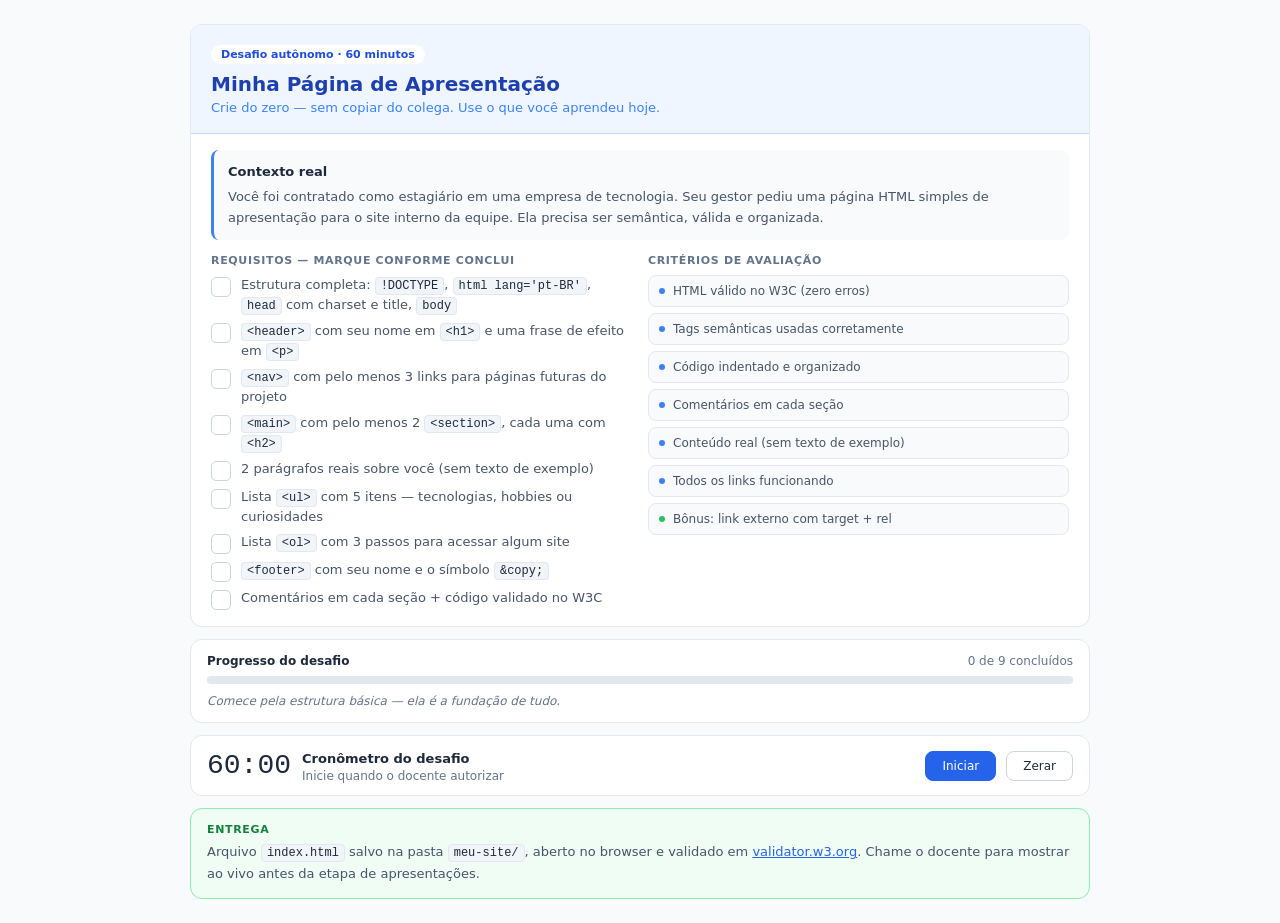
<file: plano-html-css-main/aula 01/05 - desafio_autonomo_aula01.html>
<!DOCTYPE html>
<html lang="pt-BR">
<head>
<meta charset="UTF-8">
<meta name="viewport" content="width=device-width, initial-scale=1.0">
<title>Desafio Autônomo — Aula 01 HTML</title>
<style>
*{box-sizing:border-box;margin:0;padding:0}
body{font-family:system-ui,sans-serif;color:#1e293b;background:#f8fafc;min-height:100vh;padding:24px}

.d-wrap{display:flex;flex-direction:column;gap:12px;max-width:900px;margin:0 auto}

.brief-card{border:1px solid #e2e8f0;border-radius:12px;overflow:hidden;background:#fff}
.brief-top{background:#eff6ff;padding:18px 20px;border-bottom:1px solid #bfdbfe}
.brief-badge{font-size:11px;font-weight:600;background:#fff;color:#1d4ed8;padding:3px 10px;border-radius:20px;display:inline-block;margin-bottom:8px}
.brief-title{font-size:20px;font-weight:600;color:#1e40af;margin-bottom:4px}
.brief-sub{font-size:13px;color:#3b82f6}
.brief-body{padding:16px 20px}

.context-box{background:#f8fafc;border-radius:8px;padding:12px 14px;font-size:13px;color:#475569;line-height:1.6;margin-bottom:14px;border-left:3px solid #3b82f6}
.context-box strong{color:#1e293b;font-weight:600;display:block;margin-bottom:4px}

.two-col{display:grid;grid-template-columns:1fr 1fr;gap:16px}
@media(max-width:640px){.two-col{grid-template-columns:1fr}}

.col-title{font-size:11px;font-weight:600;color:#64748b;margin-bottom:8px;text-transform:uppercase;letter-spacing:.06em}

.req-list{display:flex;flex-direction:column;gap:6px}
.req-item{display:flex;gap:10px;align-items:flex-start}
.req-check{width:20px;height:20px;border-radius:5px;border:1.5px solid #cbd5e1;display:flex;align-items:center;justify-content:center;flex-shrink:0;cursor:pointer;margin-top:2px;transition:all .15s;background:#fff}
.req-check:hover{border-color:#3b82f6;background:#eff6ff}
.req-check.on{background:#22c55e;border-color:#22c55e}
.req-check svg{display:none}
.req-check.on svg{display:block}
.req-text{font-size:13px;color:#475569;line-height:1.5}
.req-text.done-txt{color:#94a3b8;text-decoration:line-through}

code{font-family:'Courier New',monospace;font-size:12px;background:#f1f5f9;padding:1px 5px;border-radius:4px;border:1px solid #e2e8f0;color:#1e293b}

.crit-list{display:flex;flex-direction:column;gap:6px}
.crit-item{display:flex;align-items:center;gap:8px;background:#f8fafc;border:1px solid #e2e8f0;border-radius:8px;padding:8px 10px;font-size:12px;color:#475569}
.crit-dot{width:6px;height:6px;border-radius:50%;flex-shrink:0}

.prog-wrap{border:1px solid #e2e8f0;border-radius:12px;padding:14px 16px;background:#fff}
.prog-label{font-size:12px;color:#64748b;margin-bottom:8px;display:flex;justify-content:space-between}
.prog-label strong{color:#1e293b;font-weight:600}
.prog-bg{height:8px;background:#e2e8f0;border-radius:4px;overflow:hidden;margin-bottom:10px}
.prog-fg{height:100%;background:#22c55e;border-radius:4px;transition:width .4s ease;width:0%}
.prog-msg{font-size:12px;color:#64748b;font-style:italic}

.timer-row{display:flex;align-items:center;gap:10px;border:1px solid #e2e8f0;border-radius:12px;padding:12px 16px;background:#fff;flex-wrap:wrap}
.timer-num{font-size:28px;font-weight:500;font-family:'Courier New',monospace;color:#1e293b;min-width:85px}
.timer-num.warn{color:#d97706}
.timer-num.danger{color:#dc2626}
.timer-info{flex:1;min-width:140px}
.timer-info p{font-size:12px;color:#64748b;margin-top:2px}
.timer-info strong{font-size:13px;color:#1e293b;font-weight:600}
.tbtn{font-size:12px;padding:7px 16px;border-radius:8px;border:1px solid #cbd5e1;background:#fff;color:#1e293b;cursor:pointer;font-family:inherit;transition:all .15s;white-space:nowrap}
.tbtn:hover{background:#f1f5f9}
.tbtn.start{background:#2563eb;color:#fff;border-color:#2563eb}
.tbtn.start:hover{background:#1d4ed8}
.tbtn:disabled{opacity:.4;pointer-events:none}

.entrega{border:1px solid #86efac;border-radius:12px;padding:14px 16px;background:#f0fdf4}
.entrega-title{font-size:11px;font-weight:600;color:#15803d;text-transform:uppercase;letter-spacing:.06em;margin-bottom:6px}
.entrega p{font-size:13px;color:#475569;line-height:1.6}
.entrega a{color:#2563eb}

.success-banner{display:none;background:#f0fdf4;border:1px solid #86efac;border-radius:12px;padding:20px;text-align:center}
.success-banner.show{display:block}
.success-banner h3{font-size:16px;font-weight:600;color:#15803d;margin-bottom:6px}
.success-banner p{font-size:13px;color:#475569}
</style>
</head>
<body>

<div class="d-wrap">

  <div class="brief-card">
    <div class="brief-top">
      <div class="brief-badge">Desafio autônomo · 60 minutos</div>
      <div class="brief-title">Minha Página de Apresentação</div>
      <div class="brief-sub">Crie do zero — sem copiar do colega. Use o que você aprendeu hoje.</div>
    </div>
    <div class="brief-body">
      <div class="context-box">
        <strong>Contexto real</strong>
        Você foi contratado como estagiário em uma empresa de tecnologia. Seu gestor pediu uma página HTML simples de apresentação para o site interno da equipe. Ela precisa ser semântica, válida e organizada.
      </div>

      <div class="two-col">
        <div>
          <div class="col-title">Requisitos — marque conforme conclui</div>
          <div class="req-list" id="req-list"></div>
        </div>
        <div>
          <div class="col-title">Critérios de avaliação</div>
          <div class="crit-list">
            <div class="crit-item"><div class="crit-dot" style="background:#3b82f6"></div>HTML válido no W3C (zero erros)</div>
            <div class="crit-item"><div class="crit-dot" style="background:#3b82f6"></div>Tags semânticas usadas corretamente</div>
            <div class="crit-item"><div class="crit-dot" style="background:#3b82f6"></div>Código indentado e organizado</div>
            <div class="crit-item"><div class="crit-dot" style="background:#3b82f6"></div>Comentários em cada seção</div>
            <div class="crit-item"><div class="crit-dot" style="background:#3b82f6"></div>Conteúdo real (sem texto de exemplo)</div>
            <div class="crit-item"><div class="crit-dot" style="background:#3b82f6"></div>Todos os links funcionando</div>
            <div class="crit-item"><div class="crit-dot" style="background:#22c55e"></div>Bônus: link externo com target + rel</div>
          </div>
        </div>
      </div>
    </div>
  </div>

  <div class="prog-wrap">
    <div class="prog-label">
      <strong>Progresso do desafio</strong>
      <span id="prog-txt">0 de 9 concluídos</span>
    </div>
    <div class="prog-bg"><div class="prog-fg" id="prog-fg"></div></div>
    <div class="prog-msg" id="prog-msg">Comece pela estrutura básica — ela é a fundação de tudo.</div>
  </div>

  <div class="timer-row">
    <div class="timer-num" id="t-num">60:00</div>
    <div class="timer-info">
      <strong>Cronômetro do desafio</strong>
      <p id="t-msg">Inicie quando o docente autorizar</p>
    </div>
    <button class="tbtn start" id="t-btn" onclick="timerClick()">Iniciar</button>
    <button class="tbtn" onclick="timerReset()">Zerar</button>
  </div>

  <div class="entrega">
    <div class="entrega-title">Entrega</div>
    <p>Arquivo <code>index.html</code> salvo na pasta <code>meu-site/</code>, aberto no browser e validado em <a href="https://validator.w3.org/#validate_by_input" target="_blank" rel="noopener">validator.w3.org</a>. Chame o docente para mostrar ao vivo antes da etapa de apresentações.</p>
  </div>

  <div class="success-banner" id="success-banner">
    <h3>Desafio concluído!</h3>
    <p>Todos os requisitos marcados. Valide o HTML no W3C e chame o docente para apresentar sua página.</p>
  </div>

</div>

<script>
const REQS = [
  {t: "Estrutura completa: <code>!DOCTYPE</code>, <code>html lang='pt-BR'</code>, <code>head</code> com charset e title, <code>body</code>"},
  {t: "<code>&lt;header&gt;</code> com seu nome em <code>&lt;h1&gt;</code> e uma frase de efeito em <code>&lt;p&gt;</code>"},
  {t: "<code>&lt;nav&gt;</code> com pelo menos 3 links para páginas futuras do projeto"},
  {t: "<code>&lt;main&gt;</code> com pelo menos 2 <code>&lt;section&gt;</code>, cada uma com <code>&lt;h2&gt;</code>"},
  {t: "2 parágrafos reais sobre você (sem texto de exemplo)"},
  {t: "Lista <code>&lt;ul&gt;</code> com 5 itens — tecnologias, hobbies ou curiosidades"},
  {t: "Lista <code>&lt;ol&gt;</code> com 3 passos para acessar algum site"},
  {t: "<code>&lt;footer&gt;</code> com seu nome e o símbolo <code>&amp;copy;</code>"},
  {t: "Comentários em cada seção + código validado no W3C"},
];

const MSGS = [
  "Comece pela estrutura básica — ela é a fundação de tudo.",
  "Header e nav prontos? Abra no browser e confira.",
  "Bom progresso! Agora vem o conteúdo de verdade.",
  "Lembre: conteúdo real, não texto de exemplo.",
  "Metade do caminho! Salve frequentemente.",
  "Falta pouco — listas e footer te aguardam.",
  "Quase lá! Revise a indentação do código.",
  "Falta só validar no W3C — copie o HTML e cole lá.",
  "Tudo concluído! Chame o docente para apresentar.",
];

let done = new Set();
let ticking = false, tSec = 60 * 60, tInterval = null;

function buildReqs() {
  const el = document.getElementById('req-list');
  REQS.forEach((r, i) => {
    const d = document.createElement('div');
    d.className = 'req-item';
    d.innerHTML = `
      <div class="req-check" id="rc-${i}" onclick="checkReq(${i})">
        <svg width="12" height="12" viewBox="0 0 12 12" fill="none">
          <path d="M2 6l3 3 5-5" stroke="white" stroke-width="1.8" stroke-linecap="round" stroke-linejoin="round"/>
        </svg>
      </div>
      <div class="req-text" id="rt-${i}">${r.t}</div>`;
    el.appendChild(d);
  });
}

function checkReq(i) {
  if (done.has(i)) {
    done.delete(i);
    document.getElementById('rc-' + i).classList.remove('on');
    document.getElementById('rt-' + i).classList.remove('done-txt');
  } else {
    done.add(i);
    document.getElementById('rc-' + i).classList.add('on');
    document.getElementById('rt-' + i).classList.add('done-txt');
  }
  const n = done.size;
  const pct = Math.round((n / REQS.length) * 100);
  document.getElementById('prog-fg').style.width = pct + '%';
  document.getElementById('prog-txt').textContent = n + ' de ' + REQS.length + ' concluídos';
  document.getElementById('prog-msg').textContent = MSGS[Math.min(n, MSGS.length - 1)];
  if (n === REQS.length) {
    document.getElementById('success-banner').classList.add('show');
  } else {
    document.getElementById('success-banner').classList.remove('show');
  }
}

function timerClick() {
  if (!ticking) {
    ticking = true;
    document.getElementById('t-btn').textContent = 'Pausar';
    document.getElementById('t-btn').className = 'tbtn';
    document.getElementById('t-msg').textContent = 'Cronômetro em andamento';
    tInterval = setInterval(() => {
      tSec--;
      if (tSec <= 0) {
        tSec = 0;
        clearInterval(tInterval);
        ticking = false;
        document.getElementById('t-btn').textContent = 'Tempo esgotado';
        document.getElementById('t-btn').disabled = true;
      }
      const m = Math.floor(tSec / 60), s = tSec % 60;
      const el = document.getElementById('t-num');
      el.textContent = (m < 10 ? '0' : '') + m + ':' + (s < 10 ? '0' : '') + s;
      el.className = 'timer-num' + (tSec <= 600 ? ' warn' : '') + (tSec <= 120 ? ' danger' : '');
      if (tSec === 1800) document.getElementById('t-msg').textContent = 'Metade do tempo — confira o progresso';
      if (tSec === 600) document.getElementById('t-msg').textContent = '10 minutos restantes — finalize e valide!';
      if (tSec === 120) document.getElementById('t-msg').textContent = '2 minutos — salve e chame o docente';
    }, 1000);
  } else {
    ticking = false;
    clearInterval(tInterval);
    document.getElementById('t-btn').textContent = 'Continuar';
    document.getElementById('t-btn').className = 'tbtn start';
    document.getElementById('t-msg').textContent = 'Pausado';
  }
}

function timerReset() {
  clearInterval(tInterval);
  ticking = false;
  tSec = 60 * 60;
  document.getElementById('t-num').textContent = '60:00';
  document.getElementById('t-num').className = 'timer-num';
  document.getElementById('t-btn').textContent = 'Iniciar';
  document.getElementById('t-btn').className = 'tbtn start';
  document.getElementById('t-btn').disabled = false;
  document.getElementById('t-msg').textContent = 'Inicie quando o docente autorizar';
}

buildReqs();
</script>
</body>
</html>
</file>
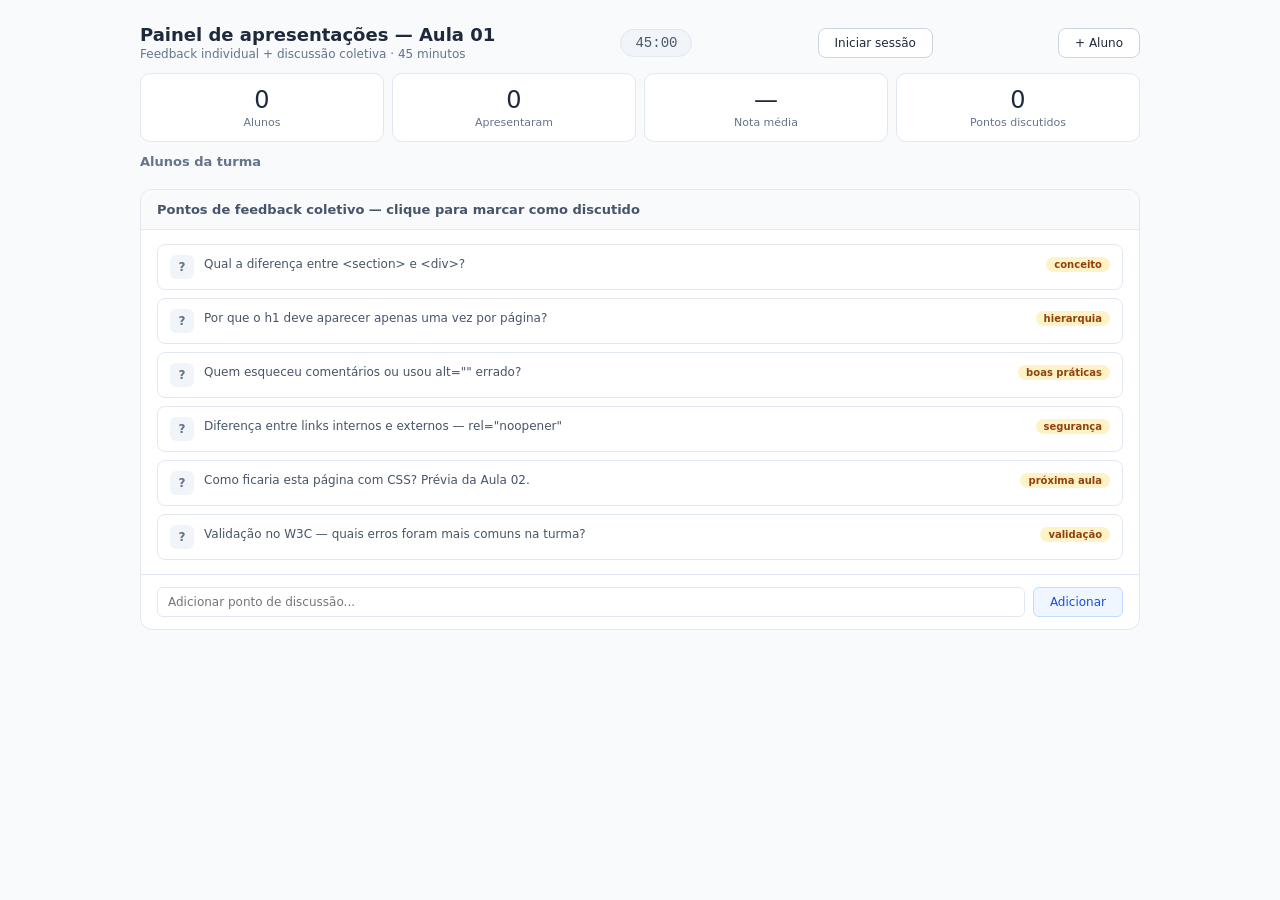
<file: plano-html-css-main/aula 01/06 - apresentacoes_feedback_docente.html>
<!DOCTYPE html>
<html lang="pt-BR">
<head>
<meta charset="UTF-8">
<meta name="viewport" content="width=device-width, initial-scale=1.0">
<title>Apresentações e Feedback — Aula 01 HTML</title>
<style>
*{box-sizing:border-box;margin:0;padding:0}
body{font-family:system-ui,sans-serif;color:#1e293b;background:#f8fafc;min-height:100vh;padding:24px}

.fb-wrap{display:flex;flex-direction:column;gap:12px;max-width:1000px;margin:0 auto}

.top-bar{display:flex;align-items:center;justify-content:space-between;flex-wrap:wrap;gap:10px}
.tb-title{font-size:18px;font-weight:600;color:#1e293b}
.tb-meta{font-size:12px;color:#64748b;margin-top:2px}
.t-chip{font-size:14px;font-weight:500;padding:5px 14px;border-radius:20px;background:#f1f5f9;border:1px solid #e2e8f0;color:#475569;font-family:'Courier New',monospace}
.tbtn{font-size:12px;padding:7px 16px;border-radius:8px;border:1px solid #cbd5e1;background:#fff;color:#1e293b;cursor:pointer;font-family:inherit;transition:all .15s;white-space:nowrap}
.tbtn:hover{background:#f1f5f9}
.tbtn:disabled{opacity:.4;pointer-events:none}

.stats-row{display:grid;grid-template-columns:repeat(4,1fr);gap:8px}
.stat{background:#fff;border:1px solid #e2e8f0;border-radius:10px;padding:12px;text-align:center}
.stat-n{font-size:24px;font-weight:500;color:#1e293b}
.stat-l{font-size:11px;color:#64748b;margin-top:2px}

.section-hdr{font-size:13px;font-weight:600;color:#64748b;margin-bottom:8px;display:flex;align-items:center;justify-content:space-between}
.add-btn{font-size:12px;padding:5px 12px;border-radius:8px;border:1px solid #cbd5e1;background:#fff;color:#1e293b;cursor:pointer;font-family:inherit;transition:background .15s;display:flex;align-items:center;gap:5px}
.add-btn:hover{background:#f1f5f9}

.alunos-grid{display:grid;grid-template-columns:repeat(auto-fill,minmax(210px,1fr));gap:8px}

.aluno-card{border:1px solid #e2e8f0;border-radius:12px;overflow:hidden;background:#fff;transition:border-color .15s}
.aluno-card:hover{border-color:#cbd5e1}
.aluno-card.presenting{border:2px solid #3b82f6}
.aluno-card.done-card{border-color:#86efac}

.ac-top{display:flex;align-items:center;gap:10px;padding:10px 12px;border-bottom:1px solid #f1f5f9}
.avatar{width:32px;height:32px;border-radius:50%;display:flex;align-items:center;justify-content:center;font-size:12px;font-weight:600;flex-shrink:0}
.ac-name{font-size:13px;font-weight:600;color:#1e293b;line-height:1.2}
.ac-status{font-size:11px;color:#94a3b8;margin-top:1px}

.ac-body{padding:10px 12px}
.stars{display:flex;gap:3px;margin-bottom:8px}
.star{font-size:18px;line-height:1;cursor:pointer;color:#e2e8f0;transition:color .1s;user-select:none}
.star.on{color:#f59e0b}

.ac-checks{display:flex;flex-direction:column;gap:4px;margin-bottom:8px}
.ac-chk{display:flex;align-items:center;gap:6px;font-size:11px;color:#64748b}
.mini-check{width:14px;height:14px;border-radius:3px;border:1px solid #cbd5e1;cursor:pointer;display:flex;align-items:center;justify-content:center;flex-shrink:0;transition:all .12s;background:#fff}
.mini-check.on{background:#22c55e;border-color:#22c55e}
.mini-check svg{display:none}
.mini-check.on svg{display:block}

.ac-note{width:100%;border:1px solid #e2e8f0;border-radius:6px;padding:6px 8px;font-size:11px;font-family:inherit;color:#1e293b;background:#fff;resize:none;outline:none;transition:border-color .15s}
.ac-note:focus{border-color:#3b82f6}

.ac-actions{display:flex;gap:6px;margin-top:8px}
.ac-btn{flex:1;font-size:11px;padding:6px 4px;border-radius:6px;border:1px solid #e2e8f0;background:#f8fafc;color:#64748b;cursor:pointer;font-family:inherit;transition:all .12s;text-align:center}
.ac-btn:hover{background:#eff6ff;color:#1d4ed8;border-color:#bfdbfe}
.ac-btn.pres-btn.on{background:#eff6ff;color:#1d4ed8;border-color:#3b82f6}
.ac-btn.done-btn-sm.on{background:#f0fdf4;color:#15803d;border-color:#86efac}

.coletivo{border:1px solid #e2e8f0;border-radius:12px;overflow:hidden;background:#fff}
.col-hdr{padding:12px 16px;background:#f8fafc;border-bottom:1px solid #e2e8f0;font-size:13px;font-weight:600;color:#475569}
.col-body{padding:14px 16px;display:flex;flex-direction:column;gap:8px}

.ponto{border:1px solid #e2e8f0;border-radius:8px;padding:10px 12px;cursor:pointer;transition:all .15s;display:flex;align-items:flex-start;gap:10px}
.ponto:hover{border-color:#cbd5e1;background:#f8fafc}
.ponto.used{border-color:#bfdbfe;background:#eff6ff}
.ponto-icon{width:24px;height:24px;border-radius:6px;flex-shrink:0;display:flex;align-items:center;justify-content:center;font-size:12px;font-weight:600}
.ponto-text{font-size:12px;color:#475569;line-height:1.5;flex:1}
.ponto.used .ponto-text{color:#1d4ed8}
.ponto-badge{font-size:10px;font-weight:600;padding:2px 8px;border-radius:10px;background:#fef3c7;color:#92400e;white-space:nowrap;flex-shrink:0;margin-top:2px}
.ponto.used .ponto-badge{background:#dbeafe;color:#1e40af}

.add-area{display:flex;gap:8px;padding:12px 16px;border-top:1px solid #e2e8f0}
.add-area input{flex:1;border:1px solid #e2e8f0;border-radius:6px;padding:7px 10px;font-size:12px;font-family:inherit;color:#1e293b;background:#fff;outline:none;transition:border-color .15s}
.add-area input:focus{border-color:#3b82f6}
.add-area button{font-size:12px;padding:7px 16px;border-radius:6px;border:1px solid #bfdbfe;background:#eff6ff;color:#1d4ed8;cursor:pointer;font-family:inherit;font-weight:500;transition:background .15s}
.add-area button:hover{background:#dbeafe}

@media(max-width:600px){
  .stats-row{grid-template-columns:1fr 1fr}
  .alunos-grid{grid-template-columns:1fr}
}
</style>
</head>
<body>

<div class="fb-wrap">

  <div class="top-bar">
    <div>
      <div class="tb-title">Painel de apresentações — Aula 01</div>
      <div class="tb-meta">Feedback individual + discussão coletiva · 45 minutos</div>
    </div>
    <span class="t-chip" id="timer-chip">45:00</span>
    <button class="tbtn" id="timer-btn" onclick="startTimer()">Iniciar sessão</button>
    <button class="tbtn" onclick="addAluno()">+ Aluno</button>
  </div>

  <div class="stats-row">
    <div class="stat"><div class="stat-n" id="s-total">0</div><div class="stat-l">Alunos</div></div>
    <div class="stat"><div class="stat-n" id="s-pres">0</div><div class="stat-l">Apresentaram</div></div>
    <div class="stat"><div class="stat-n" id="s-med">—</div><div class="stat-l">Nota média</div></div>
    <div class="stat"><div class="stat-n" id="s-pontos">0</div><div class="stat-l">Pontos discutidos</div></div>
  </div>

  <div>
    <div class="section-hdr">
      <span>Alunos da turma</span>
    </div>
    <div class="alunos-grid" id="alunos-grid"></div>
  </div>

  <div class="coletivo">
    <div class="col-hdr">Pontos de feedback coletivo — clique para marcar como discutido</div>
    <div class="col-body" id="pontos-list"></div>
    <div class="add-area">
      <input type="text" id="novo-ponto" placeholder="Adicionar ponto de discussão..." onkeydown="if(event.key==='Enter')addPonto()">
      <button onclick="addPonto()">Adicionar</button>
    </div>
  </div>

</div>

<script>
const CORES_AVATAR = [
  {bg:'#dbeafe',txt:'#1e40af'},
  {bg:'#ede9fe',txt:'#5b21b6'},
  {bg:'#ccfbf1',txt:'#0f766e'},
  {bg:'#fef3c7',txt:'#92400e'},
  {bg:'#fce7f3',txt:'#9d174d'},
  {bg:'#dcfce7',txt:'#166534'},
  {bg:'#fee2e2',txt:'#991b1b'},
  {bg:'#e0f2fe',txt:'#0369a1'},
];

const CHECKS = ['Estrutura válida', 'Semântica correta', 'Indentado', 'Com comentários', 'Links funcionam'];

const PONTOS_BASE = [
  {t:'Qual a diferença entre &lt;section&gt; e &lt;div&gt;?', tag:'conceito'},
  {t:'Por que o h1 deve aparecer apenas uma vez por página?', tag:'hierarquia'},
  {t:'Quem esqueceu comentários ou usou alt="" errado?', tag:'boas práticas'},
  {t:'Diferença entre links internos e externos — rel="noopener"', tag:'segurança'},
  {t:'Como ficaria esta página com CSS? Prévia da Aula 02.', tag:'próxima aula'},
  {t:'Validação no W3C — quais erros foram mais comuns na turma?', tag:'validação'},
];

let alunos = [
  

];

let pontos = PONTOS_BASE.map(p => ({...p, used:false}));
let tSec = 45 * 60, tInterval = null, ticking = false;

function initials(nome) {
  return nome.trim().split(/\s+/).slice(0,2).map(n=>n[0]).join('').toUpperCase();
}

function buildAlunos() {
  const g = document.getElementById('alunos-grid');
  g.innerHTML = '';
  alunos.forEach((a, ai) => {
    const av = CORES_AVATAR[a.cor % CORES_AVATAR.length];
    const card = document.createElement('div');
    card.className = 'aluno-card' +
      (a.status === 'apresentando' ? ' presenting' : '') +
      (a.status === 'concluido'    ? ' done-card'   : '');
    card.id = 'ac-' + ai;

    const starsHtml = [1,2,3,4,5].map(n =>
      `<span class="star${a.nota >= n ? ' on' : ''}" onclick="setStar(${ai},${n})">&#9733;</span>`
    ).join('');

    const checksHtml = CHECKS.map((c, ci) =>
      `<div class="ac-chk">
        <div class="mini-check${a.checks[ci] ? ' on' : ''}" id="mchk-${ai}-${ci}" onclick="toggleCheck(${ai},${ci})">
          <svg width="10" height="10" viewBox="0 0 10 10" fill="none">
            <path d="M1.5 5l2.5 2.5 4.5-4.5" stroke="white" stroke-width="1.8" stroke-linecap="round" stroke-linejoin="round"/>
          </svg>
        </div>
        <span>${c}</span>
      </div>`
    ).join('');

    const statusLabel = a.status === 'pendente' ? 'Aguardando' :
                        a.status === 'apresentando' ? 'Apresentando agora' : 'Concluído';

    card.innerHTML = `
      <div class="ac-top">
        <div class="avatar" style="background:${av.bg};color:${av.txt}">${a.iniciais}</div>
        <div>
          <div class="ac-name">${a.nome}</div>
          <div class="ac-status">${statusLabel}</div>
        </div>
      </div>
      <div class="ac-body">
        <div class="stars">${starsHtml}</div>
        <div class="ac-checks">${checksHtml}</div>
        <textarea class="ac-note" rows="2" placeholder="Observações..." oninput="saveNote(${ai},this.value)">${a.nota_txt}</textarea>
        <div class="ac-actions">
          <div class="ac-btn pres-btn${a.status==='apresentando'?' on':''}" onclick="setStatus(${ai},'apresentando')">Apresentando</div>
          <div class="ac-btn done-btn-sm${a.status==='concluido'?' on':''}" onclick="setStatus(${ai},'concluido')">Concluído</div>
        </div>
      </div>`;
    g.appendChild(card);
  });
  updateStats();
}

function setStar(ai, n) {
  alunos[ai].nota = alunos[ai].nota === n ? 0 : n;
  buildAlunos();
}

function toggleCheck(ai, ci) {
  alunos[ai].checks[ci] = !alunos[ai].checks[ci];
  const el = document.getElementById('mchk-' + ai + '-' + ci);
  if (el) el.classList.toggle('on');
  updateStats();
}

function setStatus(ai, s) {
  alunos[ai].status = alunos[ai].status === s ? 'pendente' : s;
  buildAlunos();
}

function saveNote(ai, v) {
  alunos[ai].nota_txt = v;
}

function addAluno() {
  const nome = prompt('Nome do aluno:');
  if (!nome || !nome.trim()) return;
  const n = nome.trim();
  alunos.push({
    nome: n,
    iniciais: initials(n),
    cor: alunos.length % CORES_AVATAR.length,
    nota: 0,
    checks: new Array(5).fill(false),
    status: 'pendente',
    nota_txt: ''
  });
  buildAlunos();
}

function updateStats() {
  document.getElementById('s-total').textContent = alunos.length;
  const pres = alunos.filter(a => a.status === 'concluido').length;
  document.getElementById('s-pres').textContent = pres;
  const rated = alunos.filter(a => a.nota > 0);
  document.getElementById('s-med').textContent = rated.length
    ? (rated.reduce((s, a) => s + a.nota, 0) / rated.length).toFixed(1) + '★'
    : '—';
  document.getElementById('s-pontos').textContent = pontos.filter(p => p.used).length;
}

function buildPontos() {
  const el = document.getElementById('pontos-list');
  el.innerHTML = '';
  pontos.forEach((p, i) => {
    const d = document.createElement('div');
    d.className = 'ponto' + (p.used ? ' used' : '');
    d.onclick = () => { p.used = !p.used; buildPontos(); updateStats(); };
    d.innerHTML = `
      <div class="ponto-icon" style="background:${p.used?'#dbeafe':'#f1f5f9'};color:${p.used?'#1d4ed8':'#64748b'}">
        ${p.used ? '✓' : '?'}
      </div>
      <div class="ponto-text">${p.t}</div>
      <div class="ponto-badge">${p.tag}</div>`;
    el.appendChild(d);
  });
}

function addPonto() {
  const inp = document.getElementById('novo-ponto');
  const v = inp.value.trim();
  if (!v) return;
  pontos.push({t: v, tag: 'custom', used: false});
  inp.value = '';
  buildPontos();
}

function startTimer() {
  const btn = document.getElementById('timer-btn');
  if (!ticking) {
    ticking = true;
    btn.textContent = 'Pausar';
    tInterval = setInterval(() => {
      tSec--;
      const m = Math.floor(tSec / 60), s = tSec % 60;
      const chip = document.getElementById('timer-chip');
      chip.textContent = (m < 10 ? '0' : '') + m + ':' + (s < 10 ? '0' : '') + s;
      if (tSec <= 300) chip.style.color = '#d97706';
      if (tSec <= 60)  chip.style.color = '#dc2626';
      if (tSec <= 0) {
        clearInterval(tInterval);
        ticking = false;
        btn.textContent = 'Encerrado';
        btn.disabled = true;
      }
    }, 1000);
  } else {
    ticking = false;
    clearInterval(tInterval);
    btn.textContent = 'Continuar';
  }
}

buildAlunos();
buildPontos();
</script>
</body>
</html>
</file>
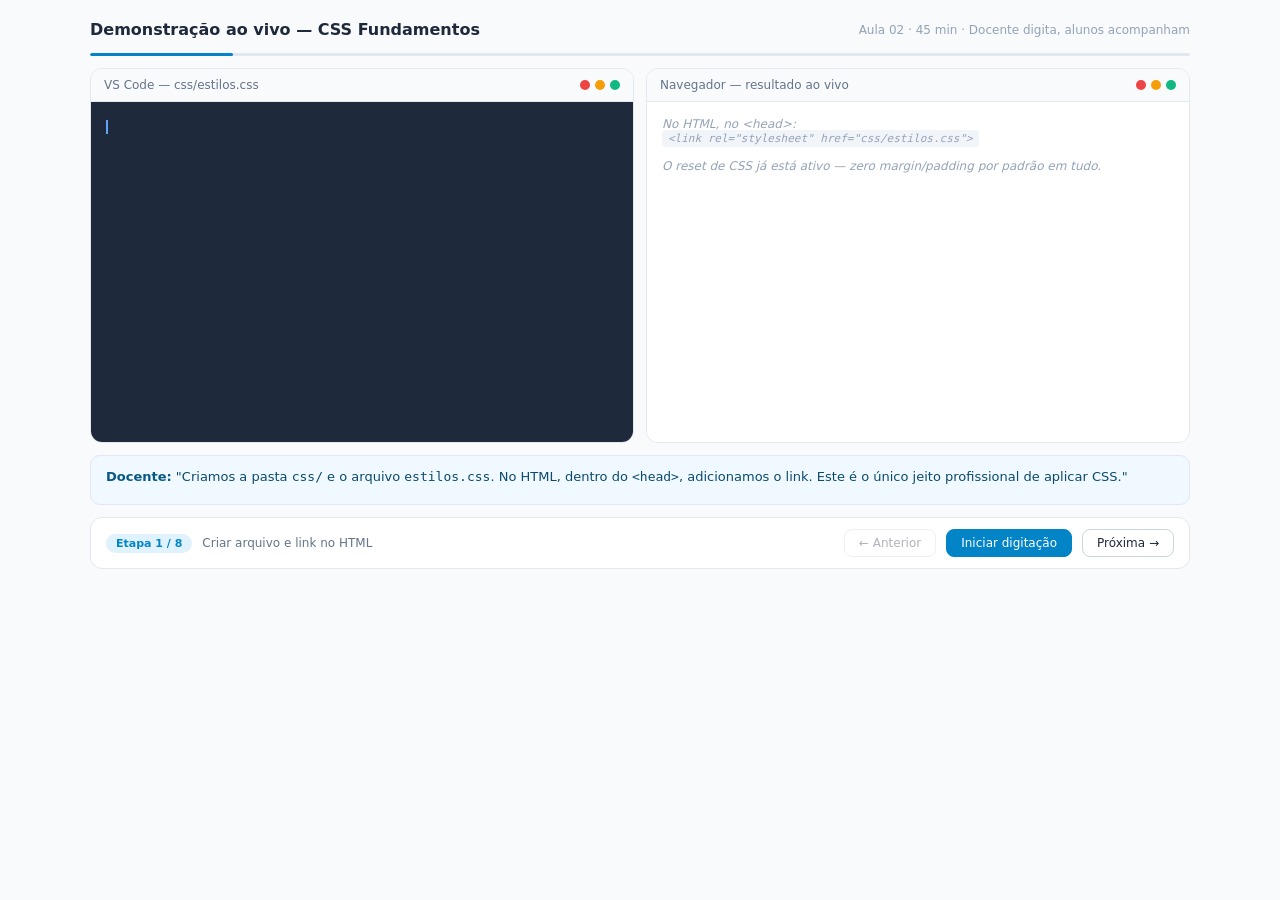
<file: plano-html-css-main/aula 02/a02_demo_ao_vivo 2.html>
<!DOCTYPE html>
<html lang="pt-BR">
<head>
<meta charset="UTF-8">
<meta name="viewport" content="width=device-width, initial-scale=1.0">
<title>Demonstração ao Vivo — CSS Fundamentos · Aula 02</title>
<style>
*{box-sizing:border-box;margin:0;padding:0}
body{font-family:system-ui,sans-serif;color:#1e293b;background:#f8fafc;min-height:100vh;padding:20px}
.wrap{max-width:1100px;margin:0 auto;display:grid;grid-template-columns:1fr 1fr;gap:12px}
.page-hdr{grid-column:1/-1;display:flex;align-items:center;justify-content:space-between;margin-bottom:2px}
.page-hdr h1{font-size:16px;font-weight:600}.page-hdr p{font-size:12px;color:#94a3b8}
.prog-track{grid-column:1/-1;height:3px;background:#e2e8f0;border-radius:2px;overflow:hidden}
.prog-fill{height:100%;background:#0284C7;border-radius:2px;transition:width .3s ease;width:0%}
.panel{border:1px solid #e2e8f0;border-radius:12px;overflow:hidden;background:#fff}
.ph{display:flex;align-items:center;justify-content:space-between;padding:9px 13px;border-bottom:1px solid #e2e8f0;background:#f8fafc}
.pt{font-size:12px;font-weight:500;color:#64748b}
.dots-r{display:flex;gap:5px}
.dot{width:10px;height:10px;border-radius:50%}
.editor-body{background:#1e293b;min-height:340px;padding:15px;font-family:'Courier New',monospace;font-size:12px;line-height:1.8;color:#94a3b8;overflow:hidden}
#code-out{white-space:pre-wrap;word-break:break-all}
.cursor{display:inline-block;width:2px;height:14px;background:#60a5fa;vertical-align:middle;animation:blink .9s step-end infinite}
@keyframes blink{0%,100%{opacity:1}50%{opacity:0}}
.preview-body{min-height:340px;padding:15px;overflow-y:auto;background:#fff}
.step-bar{grid-column:1/-1;padding:11px 15px;border-top:0px;border:1px solid #e2e8f0;border-radius:12px;background:#fff;display:flex;align-items:center;gap:10px}
.sbadge{font-size:11px;font-weight:600;padding:3px 10px;border-radius:20px;white-space:nowrap;background:#e0f2fe;color:#0284C7}
.slabel{font-size:12px;color:#64748b;flex:1;line-height:1.4}
.cb{font-size:12px;font-weight:500;padding:6px 14px;border-radius:8px;border:1px solid #cbd5e1;background:#fff;color:#1e293b;cursor:pointer;font-family:inherit;transition:all .15s;white-space:nowrap}
.cb:hover{background:#f1f5f9}.cb.go{background:#0284C7;color:#fff;border-color:#0284C7}.cb.go:hover{background:#0369a1}
.cb:disabled{opacity:.35;pointer-events:none}
.narr{grid-column:1/-1;border:1px solid #e2e8f0;border-radius:10px;padding:11px 15px;background:#f0f9ff;font-size:13px;color:#0c4a6e;line-height:1.6;min-height:50px}
.narr strong{color:#075985;font-weight:600}
.k{color:#93c5fd}.p{color:#c4b5fd}.v{color:#6ee7b7}.s{color:#fda4af}.c{color:#475569;font-style:italic}
@media(max-width:680px){.wrap{grid-template-columns:1fr}.panel:last-of-type{display:none}}
</style>
</head>
<body>
<div class="wrap">
  <div class="page-hdr"><h1>Demonstração ao vivo — CSS Fundamentos</h1><p>Aula 02 · 45 min · Docente digita, alunos acompanham</p></div>
  <div class="prog-track"><div class="prog-fill" id="prog"></div></div>
  <div class="panel">
    <div class="ph"><span class="pt">VS Code — css/estilos.css</span><div class="dots-r"><div class="dot" style="background:#ef4444"></div><div class="dot" style="background:#f59e0b"></div><div class="dot" style="background:#10b981"></div></div></div>
    <div class="editor-body"><span id="code-out"></span><span class="cursor"></span></div>
  </div>
  <div class="panel">
    <div class="ph"><span class="pt">Navegador — resultado ao vivo</span><div class="dots-r"><div class="dot" style="background:#ef4444"></div><div class="dot" style="background:#f59e0b"></div><div class="dot" style="background:#10b981"></div></div></div>
    <div class="preview-body" id="preview"></div>
  </div>
  <div class="narr" id="narr">Pronto para começar. Clique em <strong>Iniciar digitação</strong> para ver o CSS sendo criado do zero.</div>
  <div class="step-bar">
    <span class="sbadge" id="sbadge">Etapa 1 / 8</span>
    <span class="slabel" id="sdesc">Criando o arquivo CSS e linkando ao HTML</span>
    <button class="cb" id="bp" onclick="prevS()" disabled>← Anterior</button>
    <button class="cb go" id="bplay" onclick="playS()">Iniciar digitação</button>
    <button class="cb" id="bn" onclick="nextS()" disabled>Próxima →</button>
  </div>
</div>
<script>
const STEPS=[
{label:"Criar arquivo e link no HTML",
narr:"<strong>Docente:</strong> \"Criamos a pasta <code>css/</code> e o arquivo <code>estilos.css</code>. No HTML, dentro do <code>&lt;head&gt;</code>, adicionamos o link. Este é o único jeito profissional de aplicar CSS.\"",
code:`<span class="c">/* css/estilos.css */</span>
<span class="c">/* Aula 02 — CSS Fundamentos */</span>

<span class="c">/* 1. box-sizing global — SEMPRE comece com isso */</span>
<span class="k">*</span>, <span class="k">*::before</span>, <span class="k">*::after</span> {
  <span class="p">box-sizing</span>: <span class="v">border-box</span>;
  <span class="p">margin</span>: <span class="v">0</span>;
  <span class="p">padding</span>: <span class="v">0</span>;
}`,
prev:`<p style="font-size:12px;color:#94a3b8;font-style:italic">No HTML, no &lt;head&gt;:<br><code style="background:#f1f5f9;padding:2px 6px;border-radius:4px;font-size:11px">&lt;link rel="stylesheet" href="css/estilos.css"&gt;</code><br><br>O reset de CSS já está ativo — zero margin/padding por padrão em tudo.</p>`},
{label:"Estilizando o body — fonte e cor base",
narr:"<strong>Docente:</strong> \"O <code>body</code> define os estilos padrão de toda a página. A propriedade <code>font-family</code> se herda para todos os filhos. Notem o <code>line-height</code> — 1.6× o tamanho da fonte, o valor ideal para leitura confortável.\"",
code:`<span class="c">/* 2. Estilos base do documento */</span>
<span class="k">body</span> {
  <span class="p">font-family</span>: <span class="s">'Segoe UI', Arial, sans-serif</span>;
  <span class="p">font-size</span>:   <span class="v">16px</span>;
  <span class="p">line-height</span>: <span class="v">1.6</span>;
  <span class="p">color</span>:       <span class="v">#1e293b</span>;
  <span class="p">background-color</span>: <span class="v">#f8fafc</span>;
}`,
prev:`<div style="font-family:'Segoe UI',Arial,sans-serif;font-size:16px;line-height:1.6;color:#1e293b;background:#f8fafc;padding:12px;border-radius:8px;border:1px solid #e2e8f0"><p style="margin-bottom:8px">Esta é a aparência do texto com os estilos base do body aplicados.</p><p>Fonte legível, cor de texto escura, fundo levemente cinza. Muito melhor que o branco puro!</p></div>`},
{label:"Estilizando o header semântico",
narr:"<strong>Docente:</strong> \"Usamos o seletor <code>header</code> para estilizar nosso cabeçalho semântico. O <code>text-align: center</code> centraliza tudo dentro. A <code>border-bottom</code> cria uma linha separadora elegante.\"",
code:`<span class="c">/* 3. Cabeçalho */</span>
<span class="k">header</span> {
  <span class="p">background-color</span>: <span class="v">#0284c7</span>;
  <span class="p">color</span>:            <span class="v">white</span>;
  <span class="p">text-align</span>:       <span class="v">center</span>;
  <span class="p">padding</span>:          <span class="v">40px 20px</span>;
}

<span class="k">header h1</span> {
  <span class="p">font-size</span>:   <span class="v">2.2rem</span>;
  <span class="p">font-weight</span>: <span class="v">700</span>;
  <span class="p">margin-bottom</span>: <span class="v">8px</span>;
}

<span class="k">header p</span> {
  <span class="p">font-size</span>:   <span class="v">1.1rem</span>;
  <span class="p">opacity</span>:     <span class="v">0.85</span>;
}`,
prev:`<div style="font-family:'Segoe UI',Arial,sans-serif;background:#f8fafc;border-radius:8px;overflow:hidden;border:1px solid #e2e8f0"><header style="background:#0284c7;color:white;text-align:center;padding:28px 16px"><h1 style="font-size:26px;font-weight:700;margin-bottom:6px">Meu Nome</h1><p style="font-size:14px;opacity:.85">Estudante de Desenvolvimento de Sistemas</p></header></div>`},
{label:"Estilizando a navegação",
narr:"<strong>Docente:</strong> \"O <code>nav</code> com <code>display: flex</code> e <code>gap</code> é um preview do que aprenderemos na Aula 05. Por enquanto o importante é ver como removemos o sublinhado dos links com <code>text-decoration: none</code> e adicionamos hover.\"",
code:`<span class="c">/* 4. Navegação */</span>
<span class="k">nav</span> {
  <span class="p">background</span>: <span class="v">#075985</span>;
  <span class="p">display</span>:    <span class="v">flex</span>;
  <span class="p">gap</span>:        <span class="v">4px</span>;
  <span class="p">padding</span>:    <span class="v">8px 16px</span>;
}

<span class="k">nav a</span> {
  <span class="p">color</span>:           <span class="v">white</span>;
  <span class="p">text-decoration</span>: <span class="v">none</span>;
  <span class="p">padding</span>:         <span class="v">8px 16px</span>;
  <span class="p">border-radius</span>:   <span class="v">6px</span>;
  <span class="p">font-weight</span>:     <span class="v">600</span>;
  <span class="p">transition</span>:      <span class="v">background .2s</span>;
}

<span class="k">nav a:hover</span> {
  <span class="p">background</span>: <span class="v">rgba(255,255,255,.15)</span>;
}`,
prev:`<div style="font-family:'Segoe UI',Arial,sans-serif;background:#f8fafc;border-radius:8px;overflow:hidden;border:1px solid #e2e8f0"><div style="background:#0284c7;color:white;text-align:center;padding:20px 16px"><h1 style="font-size:22px;font-weight:700;margin-bottom:4px">Meu Nome</h1><p style="font-size:13px;opacity:.85">Estudante · SENAI</p></div><nav style="background:#075985;display:flex;gap:4px;padding:8px 16px"><a href="#" style="color:white;text-decoration:none;padding:7px 14px;border-radius:6px;font-weight:600;font-size:13px;background:rgba(255,255,255,.15)">Início</a><a href="#" style="color:white;text-decoration:none;padding:7px 14px;border-radius:6px;font-weight:600;font-size:13px">Sobre</a><a href="#" style="color:white;text-decoration:none;padding:7px 14px;border-radius:6px;font-weight:600;font-size:13px">Contato</a></nav></div>`},
{label:"Estilizando main, section e h2",
narr:"<strong>Docente:</strong> \"O <code>max-width</code> com <code>margin: 0 auto</code> é um dos padrões mais usados em CSS — centraliza o conteúdo e limita a largura para melhor leitura. Notem o <code>border-left</code> no h2 — um detalhe simples com grande impacto visual.\"",
code:`<span class="c">/* 5. Conteúdo principal */</span>
<span class="k">main</span> {
  <span class="p">max-width</span>: <span class="v">800px</span>;
  <span class="p">margin</span>:    <span class="v">0 auto</span>; <span class="c">/* centraliza */</span>
  <span class="p">padding</span>:   <span class="v">40px 20px</span>;
}

<span class="k">section</span> {
  <span class="p">margin-bottom</span>: <span class="v">32px</span>;
}

<span class="k">h2</span> {
  <span class="p">font-size</span>:    <span class="v">1.4rem</span>;
  <span class="p">font-weight</span>:  <span class="v">700</span>;
  <span class="p">color</span>:        <span class="v">#0284c7</span>;
  <span class="p">border-left</span>:  <span class="v">4px solid #0284c7</span>;
  <span class="p">padding-left</span>: <span class="v">12px</span>;
  <span class="p">margin-bottom</span>: <span class="v">12px</span>;
}`,
prev:`<div style="font-family:'Segoe UI',Arial,sans-serif;background:#f8fafc;border-radius:8px;overflow:hidden;border:1px solid #e2e8f0"><div style="background:#0284c7;color:white;text-align:center;padding:14px"><h1 style="font-size:18px;font-weight:700">Meu Nome</h1></div><main style="max-width:100%;padding:20px"><section style="margin-bottom:20px"><h2 style="font-size:15px;font-weight:700;color:#0284c7;border-left:4px solid #0284c7;padding-left:10px;margin-bottom:10px">Sobre mim</h2><p style="font-size:13px;color:#475569;line-height:1.6">Sou estudante de desenvolvimento de sistemas no SENAI e apaixonado por tecnologia.</p></section></main></div>`},
{label:"Estilizando listas",
narr:"<strong>Docente:</strong> \"Por padrão listas têm marcadores pouco atraentes. Aqui removemos o padrão com <code>list-style: none</code> e criamos marcadores personalizados com pseudo-elemento <code>::before</code> — um recurso poderoso do CSS.\"",
code:`<span class="c">/* 6. Listas personalizadas */</span>
<span class="k">ul</span> {
  <span class="p">list-style</span>: <span class="v">none</span>;
  <span class="p">padding</span>:    <span class="v">0</span>;
}

<span class="k">ul li</span> {
  <span class="p">padding</span>:       <span class="v">8px 0 8px 20px</span>;
  <span class="p">border-bottom</span>: <span class="v">1px solid #e2e8f0</span>;
  <span class="p">position</span>:      <span class="v">relative</span>;
  <span class="p">font-size</span>:     <span class="v">.95rem</span>;
  <span class="p">color</span>:         <span class="v">#475569</span>;
}

<span class="k">ul li::before</span> {
  <span class="p">content</span>:  <span class="v">"›"</span>;
  <span class="p">color</span>:    <span class="v">#0284c7</span>;
  <span class="p">position</span>: <span class="v">absolute</span>;
  <span class="p">left</span>:     <span class="v">0</span>;
  <span class="p">font-weight</span>: <span class="v">700</span>;
}`,
prev:`<div style="font-family:'Segoe UI',Arial,sans-serif;background:#f8fafc;border-radius:8px;padding:16px;border:1px solid #e2e8f0"><h2 style="font-size:14px;font-weight:700;color:#0284c7;border-left:4px solid #0284c7;padding-left:10px;margin-bottom:12px">Tecnologias</h2><ul style="list-style:none;padding:0"><li style="padding:7px 0 7px 18px;border-bottom:1px solid #e2e8f0;position:relative;font-size:13px;color:#475569"><span style="position:absolute;left:0;color:#0284c7;font-weight:700">›</span>HTML5</li><li style="padding:7px 0 7px 18px;border-bottom:1px solid #e2e8f0;position:relative;font-size:13px;color:#475569"><span style="position:absolute;left:0;color:#0284c7;font-weight:700">›</span>CSS3</li><li style="padding:7px 0 7px 18px;position:relative;font-size:13px;color:#475569"><span style="position:absolute;left:0;color:#0284c7;font-weight:700">›</span>Git</li></ul></div>`},
{label:"Estilizando links",
narr:"<strong>Docente:</strong> \"Links por padrão são azul com sublinhado. Aqui personalizamos completamente a aparência e adicionamos a transição de cor ao passar o mouse. A propriedade <code>transition</code> anima a mudança automaticamente.\"",
code:`<span class="c">/* 7. Links */</span>
<span class="k">a</span> {
  <span class="p">color</span>:           <span class="v">#0284c7</span>;
  <span class="p">text-decoration</span>: <span class="v">none</span>;
  <span class="p">font-weight</span>:     <span class="v">600</span>;
  <span class="p">transition</span>:      <span class="v">color .2s ease</span>;
}

<span class="k">a:hover</span> {
  <span class="p">color</span>:           <span class="v">#075985</span>;
  <span class="p">text-decoration</span>: <span class="v">underline</span>;
}`,
prev:`<div style="font-family:'Segoe UI',Arial,sans-serif;background:#fff;border-radius:8px;padding:16px;border:1px solid #e2e8f0;font-size:13px;color:#475569;line-height:1.7">Veja meus projetos no <a href="#" style="color:#0284c7;text-decoration:none;font-weight:600">GitHub</a> e meu perfil no <a href="#" style="color:#0284c7;text-decoration:none;font-weight:600">LinkedIn</a>.<br><br><small style="color:#94a3b8">Passe o mouse nos links para ver a transição de cor.</small></div>`},
{label:"Footer e resultado final",
narr:"<strong>Docente:</strong> \"O footer recebe estilo semelhante ao header para consistência visual. Vejam o resultado completo à direita — isso é uma página HTML+CSS profissional. Agora é a vez de vocês criarem o próprio CSS!\"",
code:`<span class="c">/* 8. Rodapé */</span>
<span class="k">footer</span> {
  <span class="p">background</span>:   <span class="v">#1e293b</span>;
  <span class="p">color</span>:        <span class="v">rgba(255,255,255,.7)</span>;
  <span class="p">text-align</span>:   <span class="v">center</span>;
  <span class="p">padding</span>:      <span class="v">24px 20px</span>;
  <span class="p">font-size</span>:    <span class="v">.9rem</span>;
  <span class="p">margin-top</span>:   <span class="v">40px</span>;
}`,
prev:`<div style="font-family:'Segoe UI',Arial,sans-serif;background:#f8fafc;border-radius:8px;overflow:hidden;border:1px solid #e2e8f0;font-size:13px"><div style="background:#0284c7;color:white;text-align:center;padding:16px"><h1 style="font-size:18px;font-weight:700;margin-bottom:3px">Meu Nome</h1><p style="opacity:.85;font-size:12px">Estudante · SENAI</p></div><nav style="background:#075985;display:flex;gap:4px;padding:6px 12px"><a href="#" style="color:white;text-decoration:none;padding:5px 11px;border-radius:5px;font-weight:600;font-size:12px;background:rgba(255,255,255,.15)">Início</a><a href="#" style="color:white;text-decoration:none;padding:5px 11px;border-radius:5px;font-weight:600;font-size:12px">Sobre</a></nav><main style="padding:14px 16px"><h2 style="font-size:13px;font-weight:700;color:#0284c7;border-left:3px solid #0284c7;padding-left:8px;margin-bottom:8px">Sobre mim</h2><p style="color:#475569;font-size:12px;line-height:1.6">Apaixonado por tecnologia!</p></main><footer style="background:#1e293b;color:rgba(255,255,255,.7);text-align:center;padding:12px;font-size:11px">© 2025 Meu Nome — SENAI</footer></div>`}
];
let cur=0,typing=false,typeTimer=null;
function render(){const s=STEPS[cur];document.getElementById('sbadge').textContent=`Etapa ${cur+1} / ${STEPS.length}`;document.getElementById('sdesc').textContent=s.label;document.getElementById('prog').style.width=`${Math.round(((cur+1)/STEPS.length)*100)}%`;document.getElementById('bp').disabled=cur===0;document.getElementById('bn').disabled=cur===STEPS.length-1;document.getElementById('narr').innerHTML=s.narr;document.getElementById('preview').innerHTML=s.prev||'';}
function showCode(s){document.getElementById('code-out').innerHTML=s.code;}
function playS(){if(typing)return;typing=true;const s=STEPS[cur];const out=document.getElementById('code-out');out.innerHTML='';document.getElementById('bplay').disabled=true;document.getElementById('bp').disabled=true;document.getElementById('bn').disabled=true;const full=s.code;const stripped=full.replace(/<[^>]+>/g,'');const parts=[];let i=0,pos=0;while(i<full.length){if(full[i]==='<'){const end=full.indexOf('>',i);if(end!==-1){parts.push({type:'tag',val:full.slice(i,end+1)});i=end+1;continue;}}parts.push({type:'char',val:full[i],ch:stripped[pos]||''});pos++;i++;}
let pi=0;function tick(){if(pi>=parts.length){typing=false;document.getElementById('bplay').textContent='Rever';document.getElementById('bplay').disabled=false;document.getElementById('bn').disabled=cur===STEPS.length-1;document.getElementById('bp').disabled=false;return;}const p=parts[pi];if(p.type==='tag'){out.innerHTML+=p.val;pi++;tick();return;}out.innerHTML+=p.val;pi++;const delay=p.ch==='\n'?55:p.ch===' '?18:Math.random()*22+16;typeTimer=setTimeout(tick,delay);}tick();}
function nextS(){if(typing){clearTimeout(typeTimer);typing=false;}cur=Math.min(cur+1,STEPS.length-1);render();showCode(STEPS[cur]);document.getElementById('bplay').textContent='Rever';document.getElementById('bplay').disabled=false;}
function prevS(){if(typing){clearTimeout(typeTimer);typing=false;}cur=Math.max(cur-1,0);render();showCode(STEPS[cur]);document.getElementById('bplay').textContent='Rever';document.getElementById('bplay').disabled=false;}
render();document.getElementById('code-out').innerHTML='';document.getElementById('bplay').textContent='Iniciar digitação';
</script>
</body>
</html>
</file>
<file: css/style.css>
*, *::before, *::after {
 
    box-sizing: border-box;
    margin: 0;
    padding: 0;
}

body {
    font-family:Arial, Helvetica, sans-serif;
    font-size: 16px;
    line-height: 1.6;
    color:rgb(0, 0, 0);
    background-color: rgb(191, 233, 201);
    
}

header {
    background-color: rgba(0, 110, 0, 0.788);
    color:rgb(255, 251, 251);
    text-align: center;
    padding: 40px 20px;
}

header h1 {
    font-size: 2.2rem;
    font-weight: 700;
    margin-bottom: 8px;
}

nav {
    background-color: rgba(0, 158, 40, 0.658);
    padding: 10px 20px;
}

nav a {
    color:rgb(255, 255, 255);
    text-decoration: none;
    padding: 8px 16px;
    border-radius: 6px;
    font-weight: 600;
    transition: background .2s;
}

nav a:hover {
    background:rgba(0, 114, 19, 0.699)
}

main {
    max-width: 800px;
    margin: 0 auto;
    padding: 40px 20px
}

section { margin-bottom: 32px;}

    h2 {
        font-size: 1.4rem;
        font-weight: 700;
        color:rgb(29, 36, 29);
        border-left: 4px solid #008628;
        padding-left: 12px;
        margin-bottom: 12px;
    }
  
    section h2 p {
     color:#030303;
     margin-bottom: 12px 
    }

    ul { 
        list-style: none;
        padding: 0;
     }
      ul li {
        padding: 8px 0 8px 20px;
        border-bottom: 1px solid #396648;
        position: relative;
        color:rgb(0, 0, 0)
      }
      ul li ::before {
        content: ">";
        color: #000000;
        position: absolute;
        left: 0;
        font-weight: 700;
      }

      footer {
        background-color: #030303;
        color:aliceblue;
        text-align: center;
        padding: 28px 20px;
        font-size: .9rem;
        margin-top: 40px;
      }
</file>
<file: meu site/css/stylehobbies.css>
/* INICIO DO CSS */

*, *::before, *::after {
    box-sizing: border-box;
    margin: 0;
    padding: 0;
  }

  body {
  font-family: 'Segoe UI', Arial, sans-serif;
  font-size:   16px;
  line-height: 1.6;
  color:       #1e293b;
  background-color: #a8d0f865;
}

/* CABEÇALHO */
header {
    background-color: #026f7ebe;
    color:            white;
    text-align:       center;
    padding:          40px 20px;
  }
  
  header h1 {
    font-size:   2.2rem;
    font-weight: 700;
    margin-bottom: 8px;
  }
  
  header p {
    font-size:   1.1rem;
    opacity:     0.85;
  }

   /*  Conteúdo principal */
main {
    max-width: 800px;
    margin:    0 auto; /* centraliza */
    padding:   40px 20px;
  }
  
  section {
    margin-bottom: 32px;
  }
  
  h2 {
    font-size:    1.4rem;
    font-weight:  700;
    color:        #000000be;
    border-left:  4px solid #024364;
    padding-left: 12px;
    margin-bottom: 12px;
  }

  
  /* Listas personalizadas */
ul {
    list-style: none;
    padding:    0;
  }
  
  ul li {
    padding:       8px 0 8px 20px;
    border-bottom: 1px solid #e2e8f0;
    position:      relative;
    font-size:     .95rem;
    color:         #475569;
  }
  
  ul li::before {
    content:  "›";
    color:    #0284c7;
    position: absolute;
    left:     0;
    font-weight: 700;
  }

  a {
    color:           #0284c7;
    text-decoration: none;
    font-weight:     600;
    transition:      color .2s ease;
  }
  
  a:hover {
    color:           #075985;
    text-decoration: underline;
  }
</file>
<file: meu site/css/stylesobre.css>
/* INICIO DO CSS */

*, *::before, *::after {
    box-sizing: border-box;
    margin: 0;
    padding: 0;
  }

  body {
  font-family: 'Segoe UI', Arial, sans-serif;
  font-size:   16px;
  line-height: 1.6;
  color:       #1e293b;
  background-color: #a8d0f865;
}

/* CABEÇALHO */
header {
    background-color: #005a66be;
    color:            white;
    text-align:       center;
    padding:          40px 20px;
  }
  
  header h1 {
    font-size:   2.2rem;
    font-weight: 700;
    margin-bottom: 8px;
  }
  
  header p {
    font-size:   1.1rem;
    opacity:     0.85;
  }


  /*  Conteúdo principal */
main {
    max-width: 800px;
    margin:    0 auto; /* centraliza */
    padding:   40px 20px;
  }
  
  section {
    margin-bottom: 32px;
  }
  
  h2 {
    font-size:    1.4rem;
    font-weight:  700;
    color:        #093349b2;
    border-left:  4px solid #054e72;
    padding-left: 12px;
    margin-bottom: 12px;
  }

  /* Listas personalizadas */
ul {
    list-style: none;
    padding:    0;
  }
  
  ul li {
    padding:       8px 0 8px 20px;
    border-bottom: 1px solid #e2e8f0;
    position:      relative;
    font-size:     .95rem;
    color:         #475569;
  }
  
  ul li::before {
    content:  "›";
    color:    #0284c7;
    position: absolute;
    left:     0;
    font-weight: 700;
  }

  a {
    color:           #0284c7;
    text-decoration: none;
    font-weight:     600;
    transition:      color .2s ease;
  }
  
  a:hover {
    color:           #075985;
    text-decoration: underline;
  }
</file>
